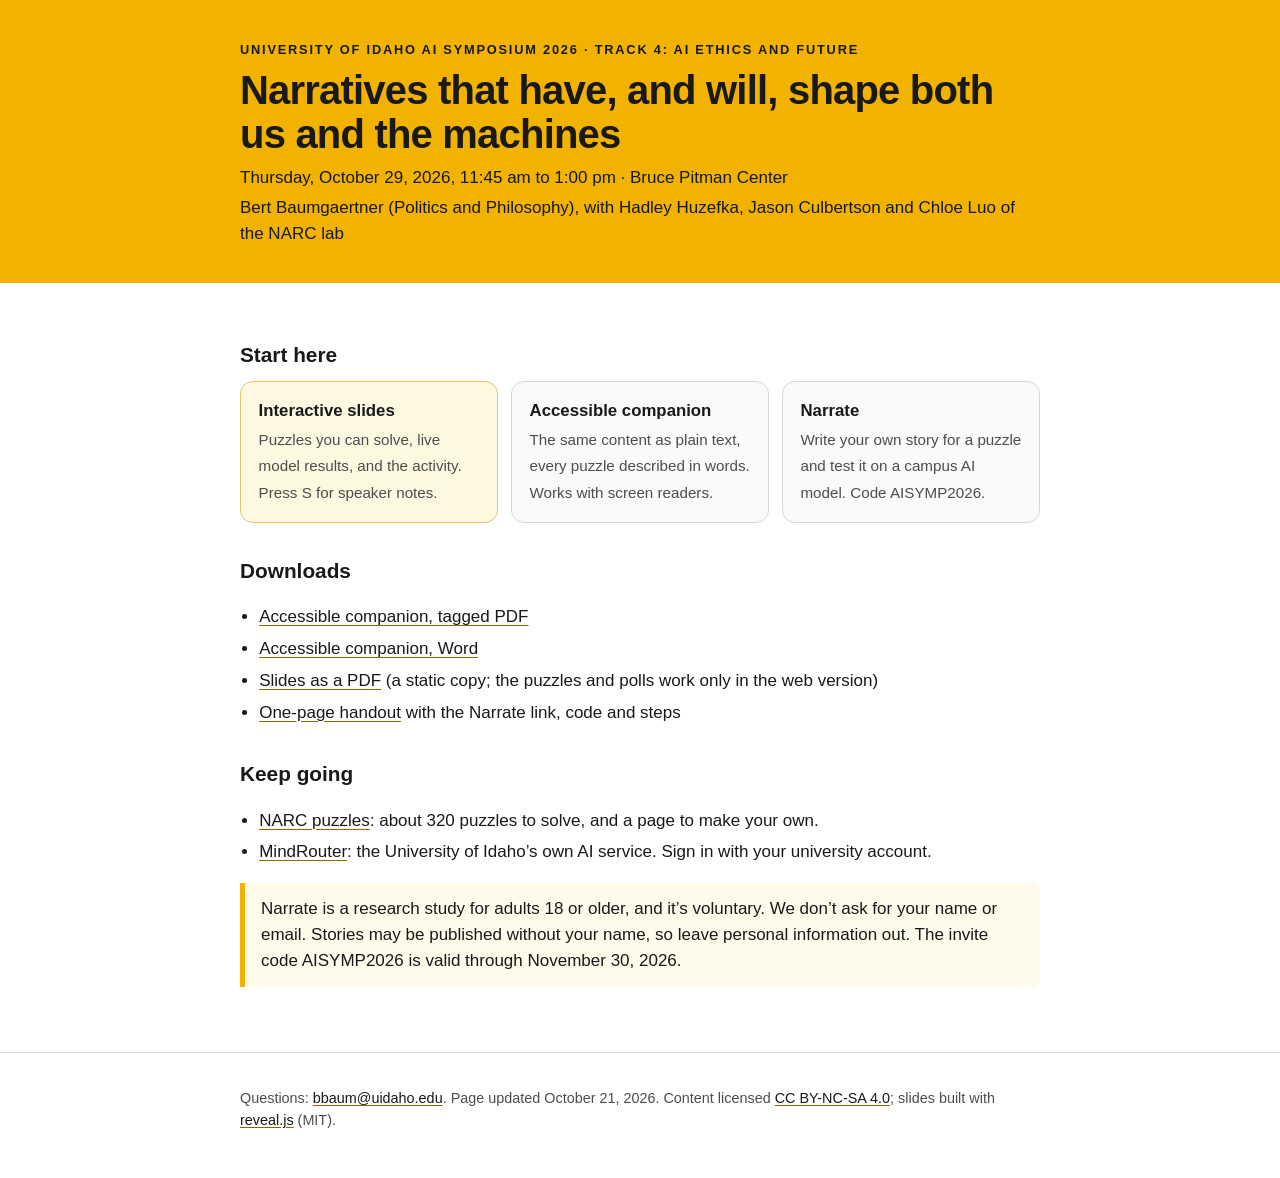
<file: docs/index.html>
<!DOCTYPE html>
<html lang="en">
<head>
<meta charset="utf-8">
<meta name="viewport" content="width=device-width, initial-scale=1">
<title>Narratives Workshop</title>
<meta name="description" content="Workshop page for Narratives that have, and will, shape both us and the machines. University of Idaho AI Symposium, October 29, 2026. Interactive slides, an accessible companion, and links to the NARC puzzles, Narrate and MindRouter.">
<meta name="theme-color" content="#f1b300">
<style>
  :root {
    --ink: #191919;
    --quiet: #4d4d4d;     /* 8.5:1 on white */
    --gold: #f1b300;      /* fills only */
    --gold-ink: #8a6700;  /* 5.2:1 on white */
    --line: #d6d6d6;
    --card: #fafafa;
  }
  * { box-sizing: border-box; }
  body {
    margin: 0;
    font-family: -apple-system, BlinkMacSystemFont, "Segoe UI", Roboto, "Helvetica Neue", Arial, sans-serif;
    color: var(--ink);
    background: #ffffff;
    line-height: 1.55;
    font-size: 1.0625rem;
  }
  .skip { position: absolute; left: -999px; background: var(--ink); color: #fff; padding: .6rem 1rem; }
  .skip:focus { left: 0; top: 0; z-index: 10; }
  header { background: var(--gold); padding: 2.5rem 1rem 2rem; }
  .wrap { max-width: 52rem; margin: 0 auto; padding: 0 1rem; }
  header .kicker { margin: 0 0 .5rem; font-size: .8rem; font-weight: 800; letter-spacing: .14em; text-transform: uppercase; }
  h1 { margin: 0 0 .6rem; font-size: clamp(1.7rem, 4vw, 2.5rem); line-height: 1.1; letter-spacing: -.02em; }
  header p { margin: .2rem 0; }
  main { padding: 1.5rem 0 3rem; }
  h2 { margin: 2rem 0 .6rem; font-size: 1.3rem; }
  .cards { display: grid; grid-template-columns: repeat(auto-fit, minmax(15rem, 1fr)); gap: .8rem; }
  .card { display: block; padding: 1rem 1.1rem; border: 1px solid var(--line); border-radius: .8rem; background: var(--card); color: var(--ink); text-decoration: none; }
  .card:hover, .card:focus-visible { border-color: var(--gold); outline: none; box-shadow: 0 0 0 3px rgba(241, 179, 0, .35); }
  .card strong { display: block; margin-bottom: .2rem; font-size: 1.05rem; }
  .card span { color: var(--quiet); font-size: .95rem; }
  .card.primary { background: #fff8e1; border-color: #e3c56b; }
  ul.files { padding-left: 1.2rem; }
  ul.files li { margin: .35rem 0; }
  a { color: var(--ink); text-decoration-color: var(--gold-ink); text-underline-offset: .15em; }
  :focus-visible { outline: 3px solid #a85400; outline-offset: 2px; }
  .note { padding: .8rem 1rem; border-left: 5px solid var(--gold); background: #fffbeb; border-radius: 0 .5rem .5rem 0; }
  footer { border-top: 1px solid var(--line); padding: 1.2rem 0 2rem; color: var(--quiet); font-size: .9rem; }
</style>
</head>
<body>
<a class="skip" href="#main">Skip to content</a>
<header>
  <div class="wrap">
    <p class="kicker">University of Idaho AI Symposium 2026 &middot; Track 4: AI Ethics and Future</p>
    <h1>Narratives that have, and will, shape both us and the machines</h1>
    <p>Thursday, October 29, 2026, 11:45 am to 1:00 pm &middot; Bruce Pitman Center</p>
    <p>Bert Baumgaertner (Politics and Philosophy), with Hadley Huzefka, Jason Culbertson and Chloe Luo of the NARC lab</p>
  </div>
</header>

<main id="main">
  <div class="wrap">
    <h2>Start here</h2>
    <div class="cards">
      <a class="card primary" href="slides.html"><strong>Interactive slides</strong><span>Puzzles you can solve, live model results, and the activity. Press S for speaker notes.</span></a>
      <a class="card" href="companion.html"><strong>Accessible companion</strong><span>The same content as plain text, every puzzle described in words. Works with screen readers.</span></a>
      <a class="card" href="https://narc.insight.uidaho.edu/narrate"><strong>Narrate</strong><span>Write your own story for a puzzle and test it on a campus AI model. Code AISYMP2026.</span></a>
    </div>

    <h2>Downloads</h2>
    <ul class="files">
      <li><a href="files/narratives-workshop-companion.pdf">Accessible companion, tagged PDF</a></li>
      <li><a href="files/narratives-workshop-companion.docx">Accessible companion, Word</a></li>
      <li><a href="files/narratives-workshop-slides.pdf">Slides as a PDF</a> (a static copy; the puzzles and polls work only in the web version)</li>
      <li><a href="files/narratives-workshop-handout.pdf">One-page handout</a> with the Narrate link, code and steps</li>
    </ul>

    <h2>Keep going</h2>
    <ul class="files">
      <li><a href="https://narc.insight.uidaho.edu">NARC puzzles</a>: about 320 puzzles to solve, and a page to make your own.</li>
      <li><a href="https://mindrouter.uidaho.edu">MindRouter</a>: the University of Idaho&rsquo;s own AI service. Sign in with your university account.</li>
    </ul>

    <p class="note">Narrate is a research study for adults 18 or older, and it&rsquo;s voluntary. We don&rsquo;t ask for your name or email.
    Stories may be published without your name, so leave personal information out. The invite code AISYMP2026 is valid through November 30, 2026.</p>
  </div>
</main>

<footer>
  <div class="wrap">
    <p>Questions: <a href="mailto:bbaum@uidaho.edu">bbaum@uidaho.edu</a>. Page updated October 21, 2026.
    Content licensed <a href="https://creativecommons.org/licenses/by-nc-sa/4.0/">CC BY-NC-SA 4.0</a>; slides built with
    <a href="https://revealjs.com">reveal.js</a> (MIT).</p>
  </div>
</footer>
</body>
</html>
</file>
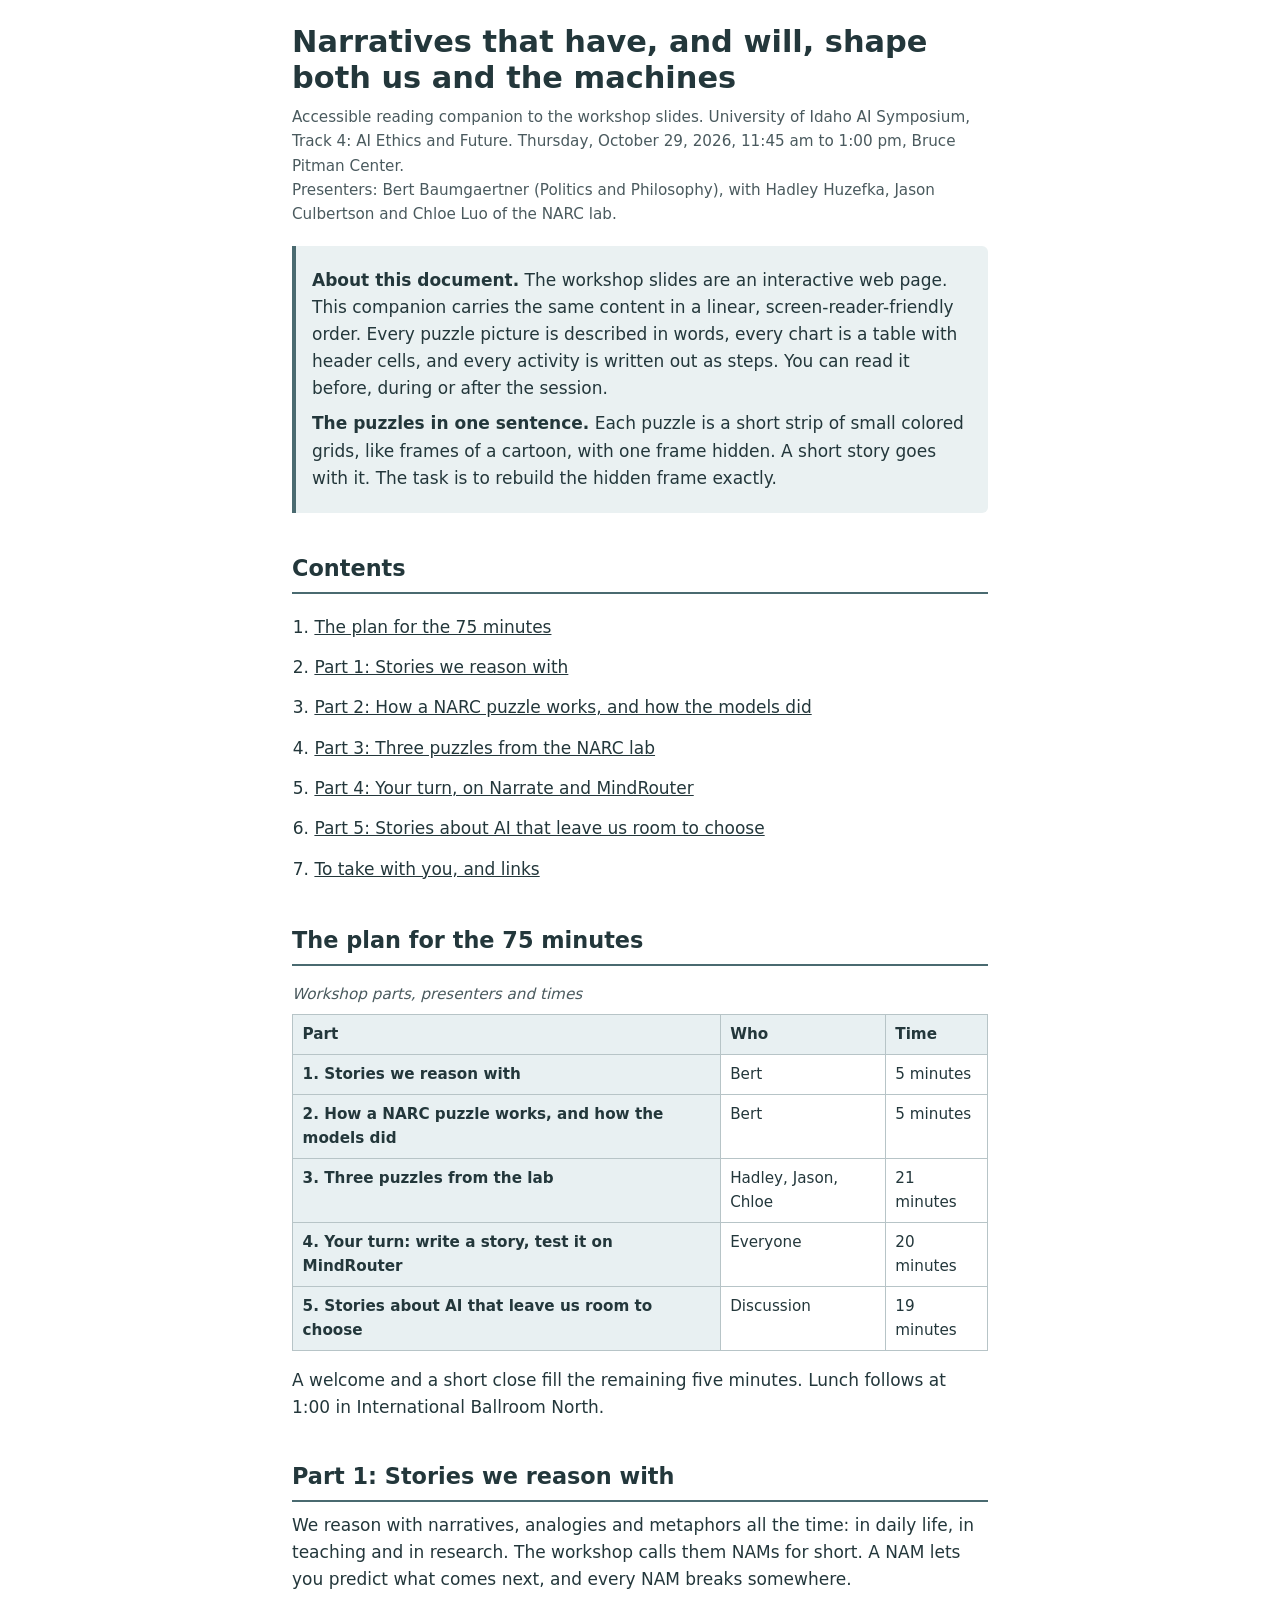
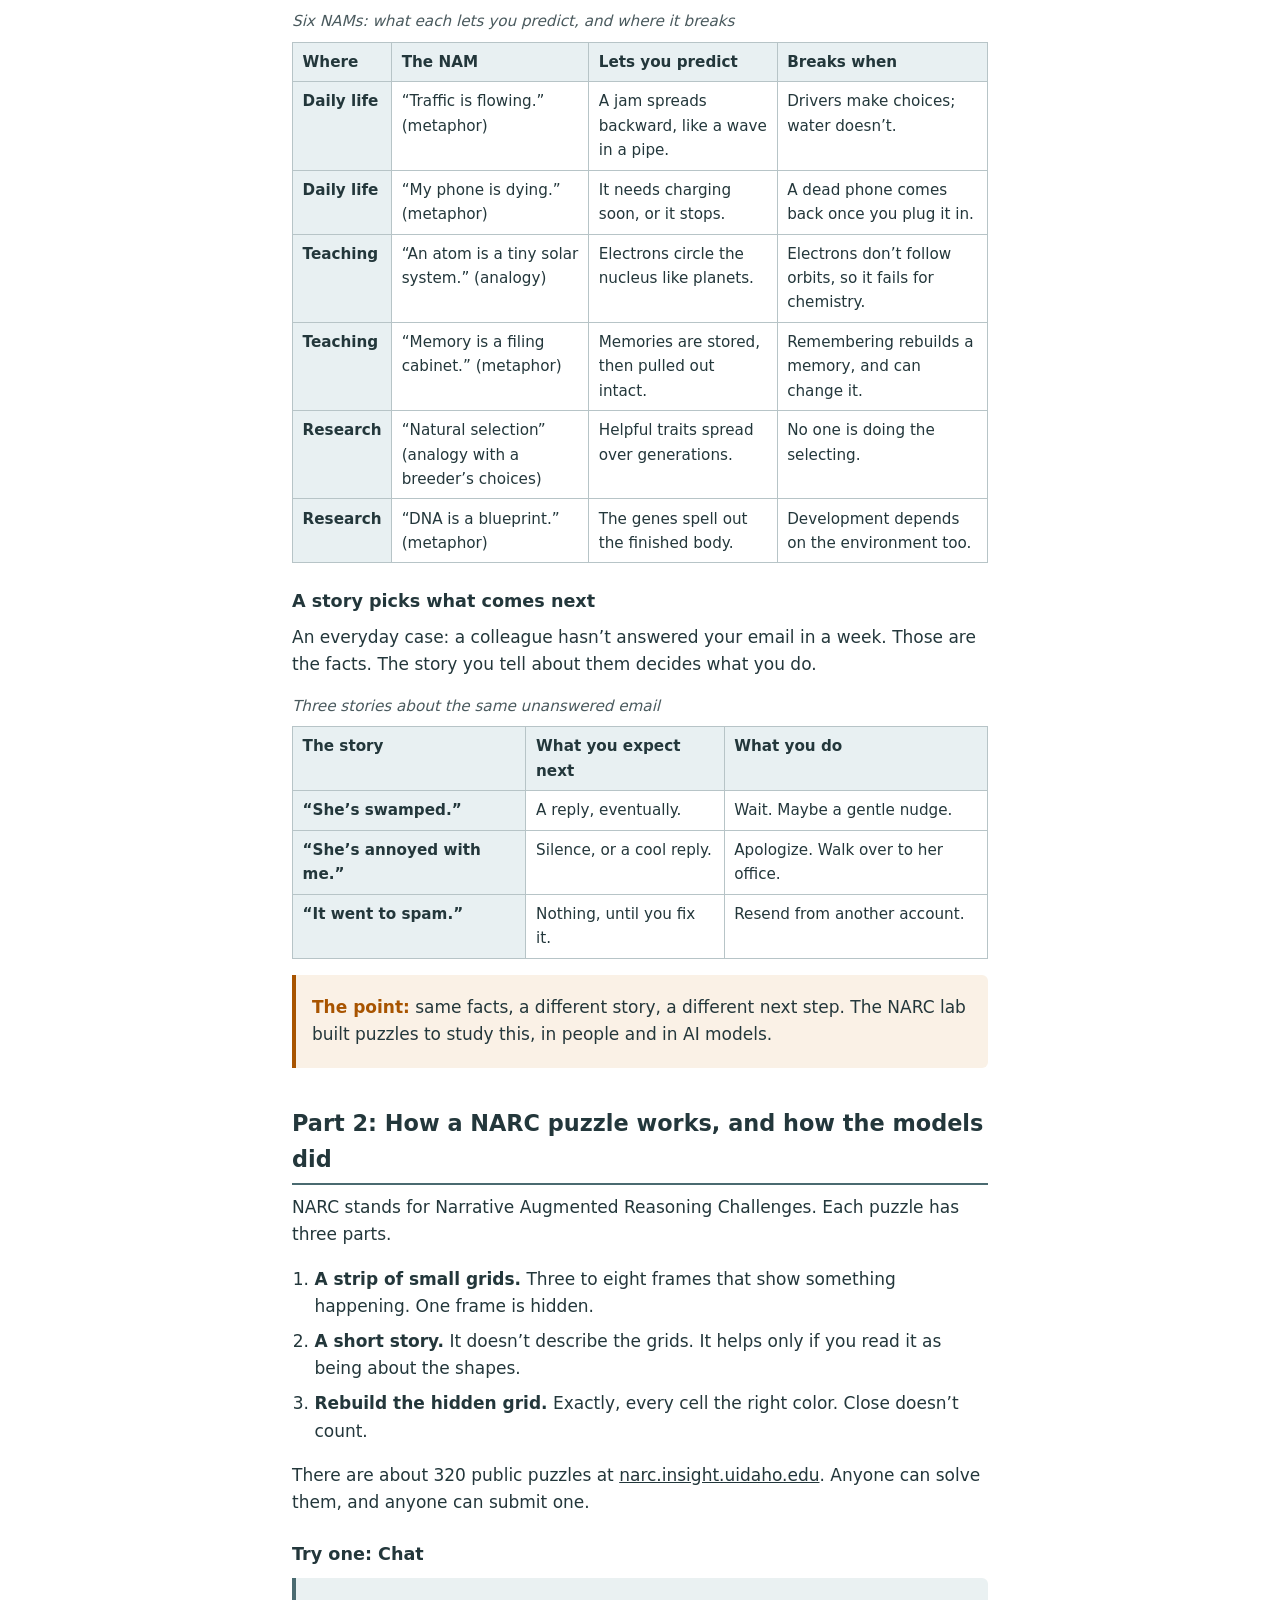
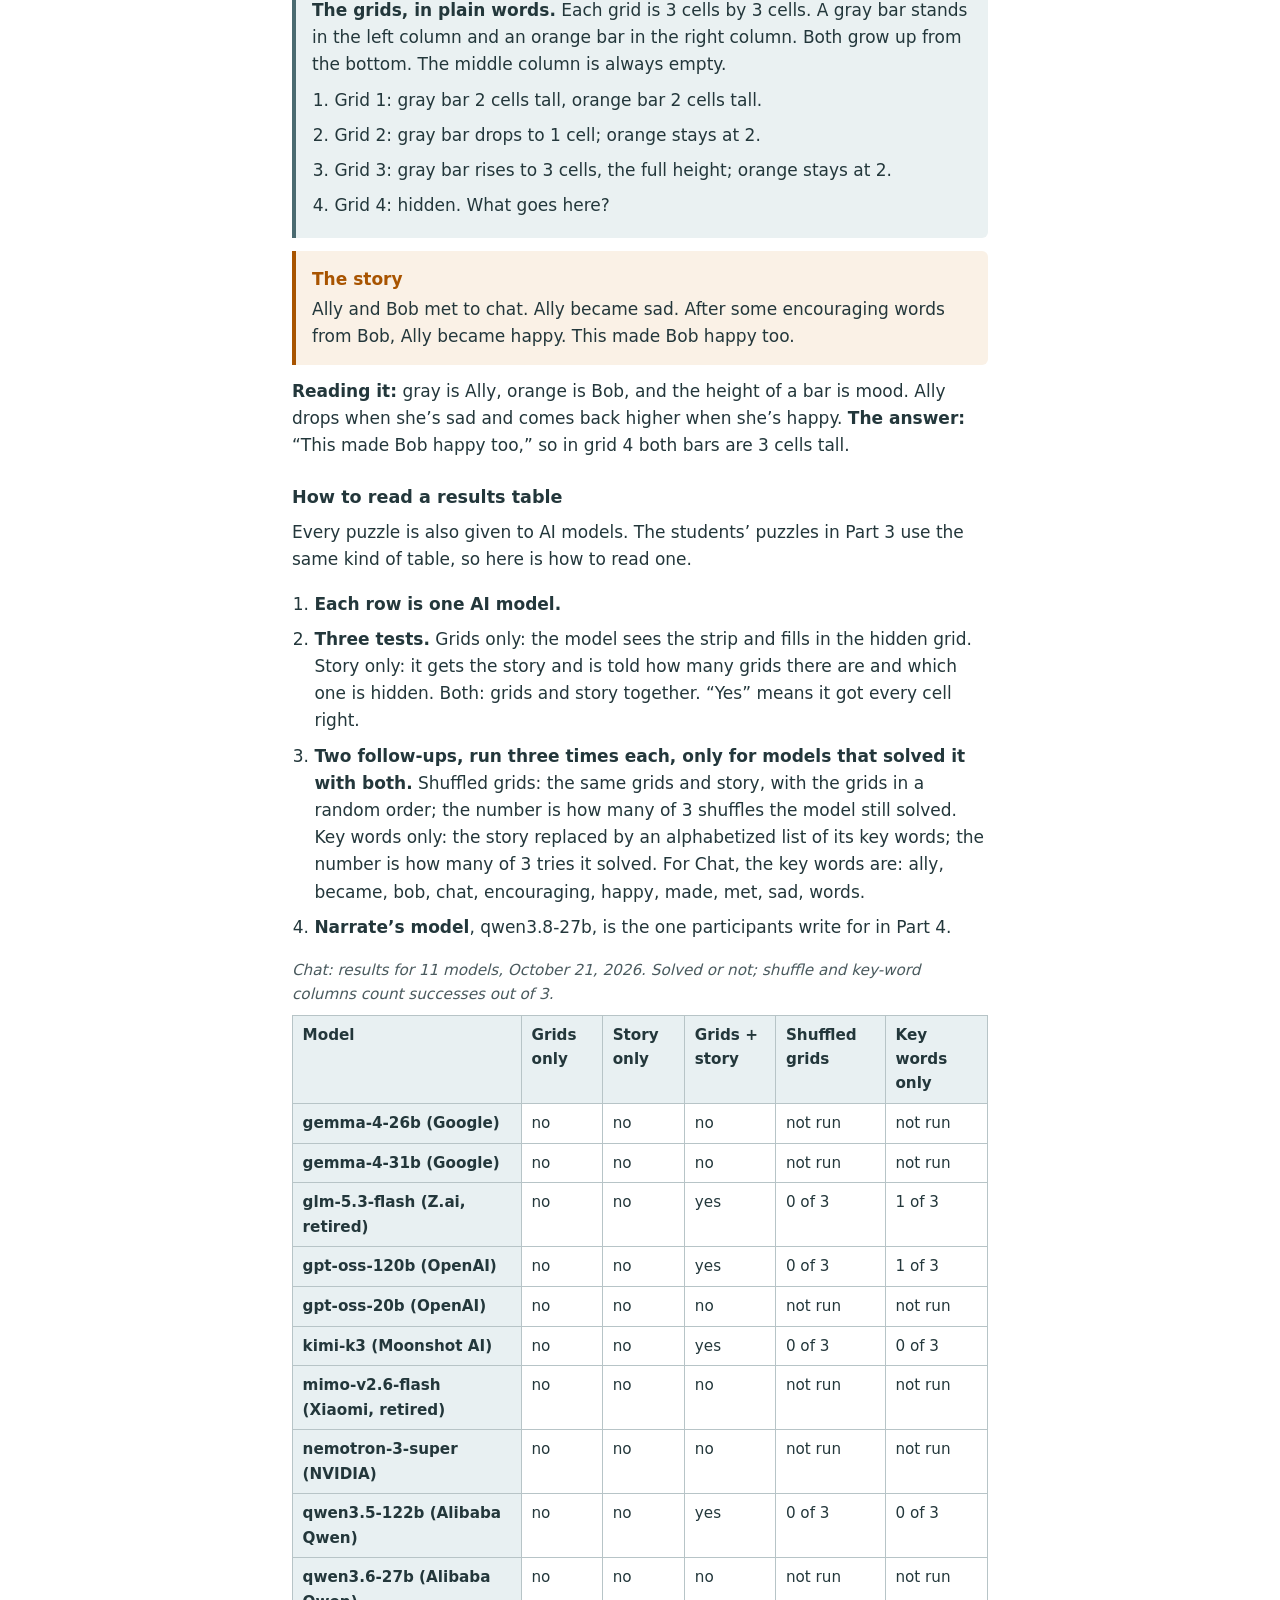
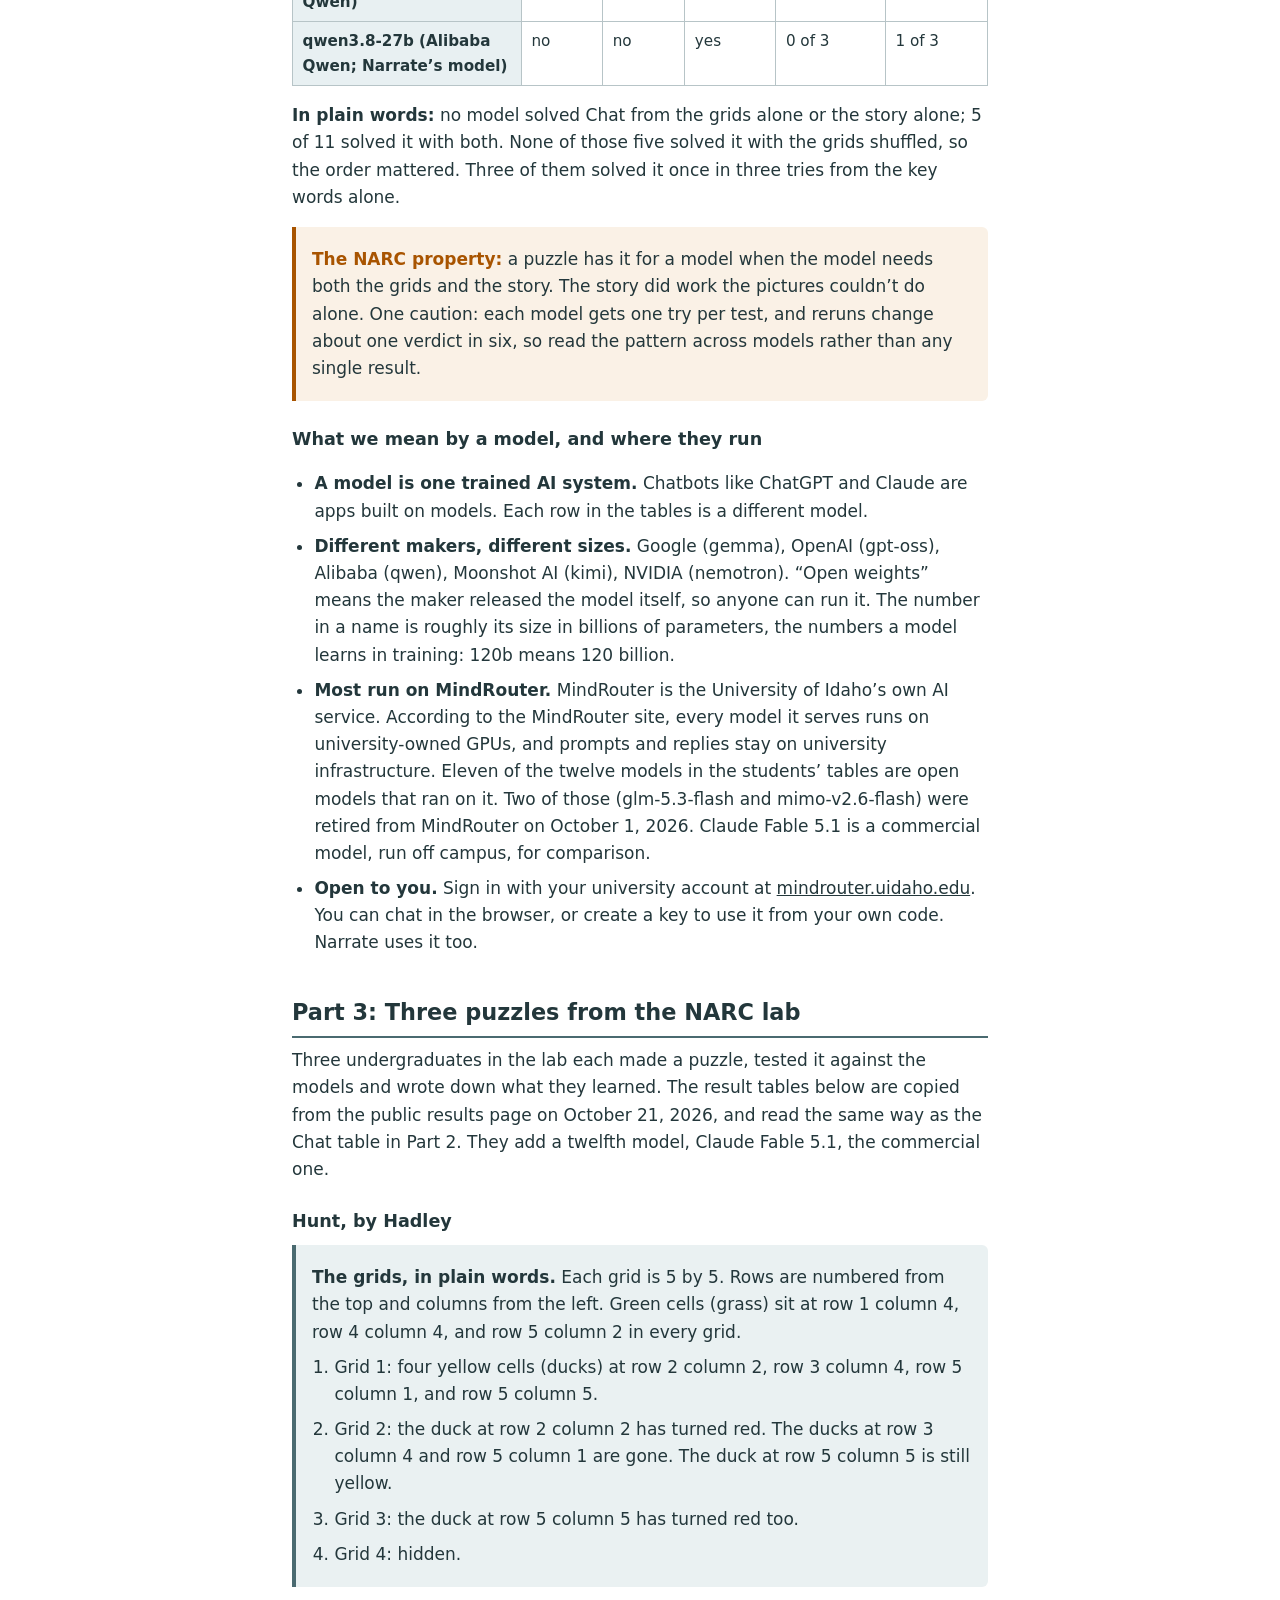
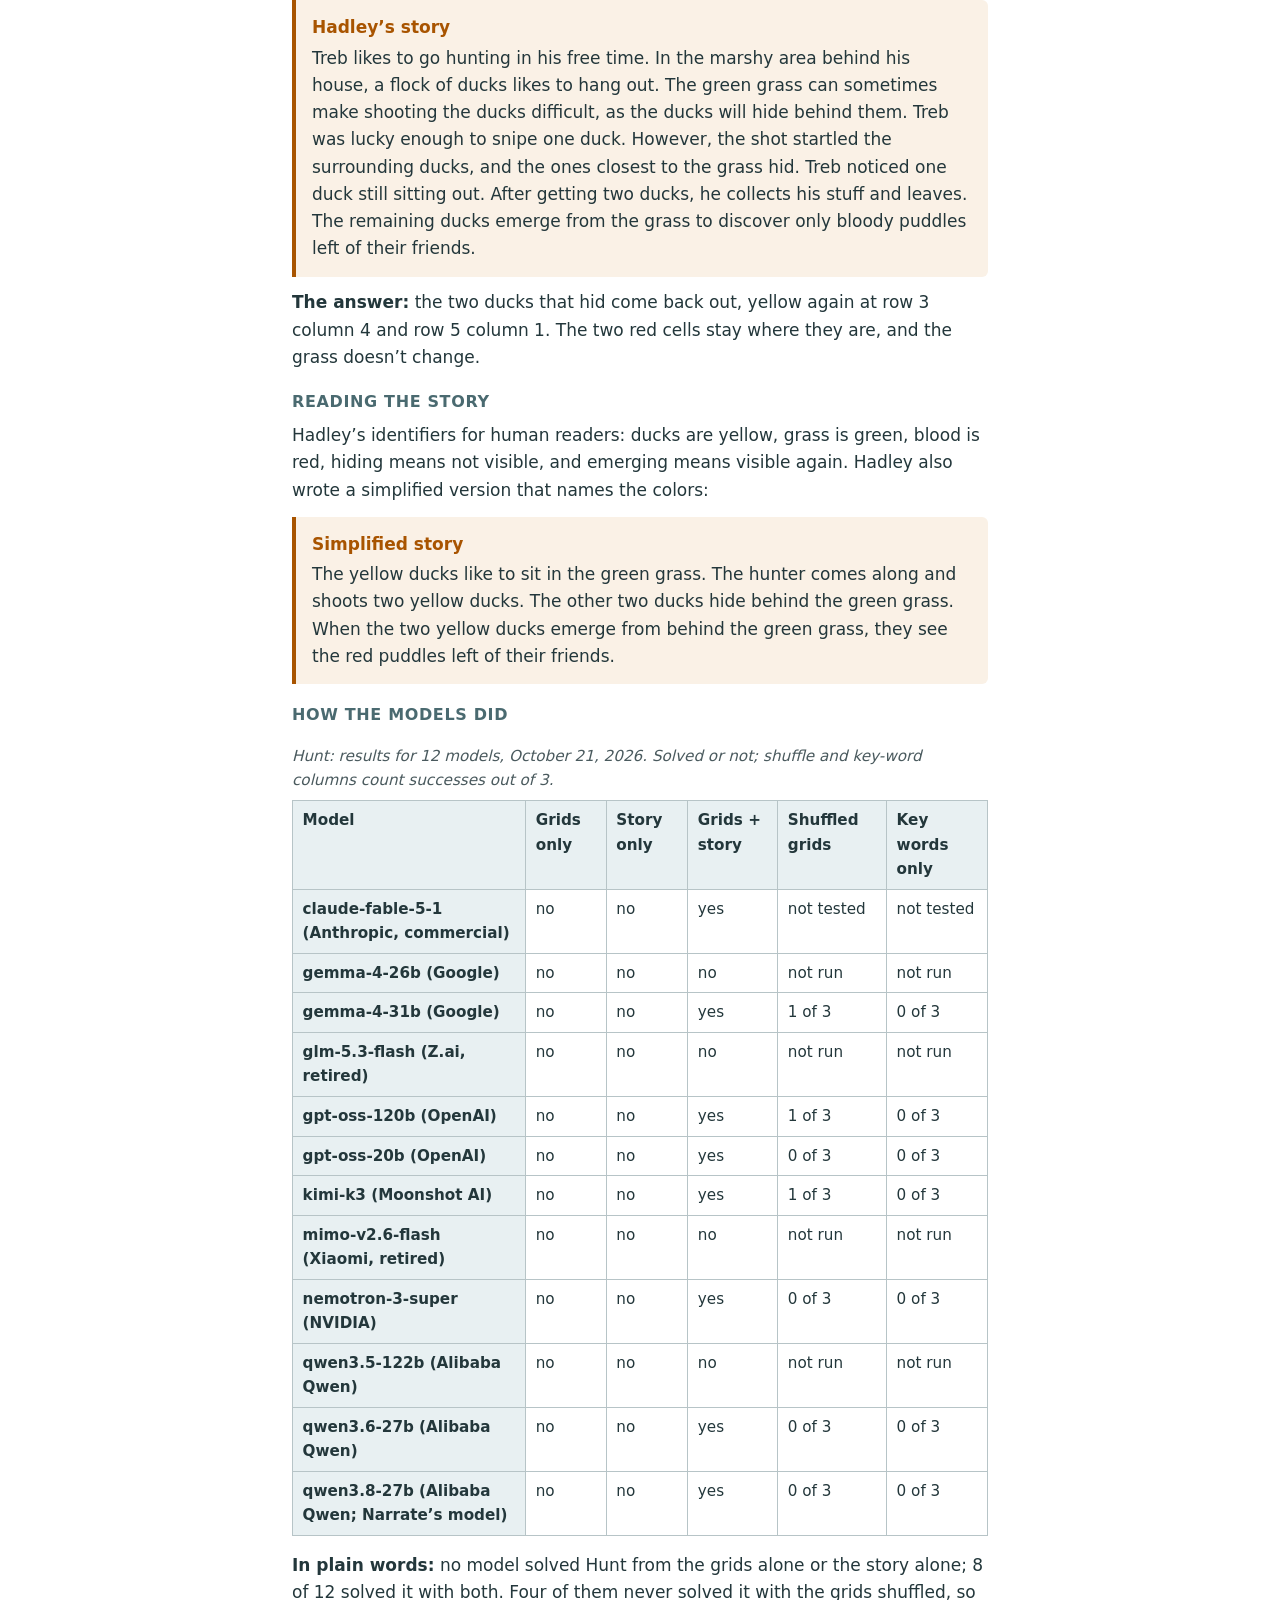
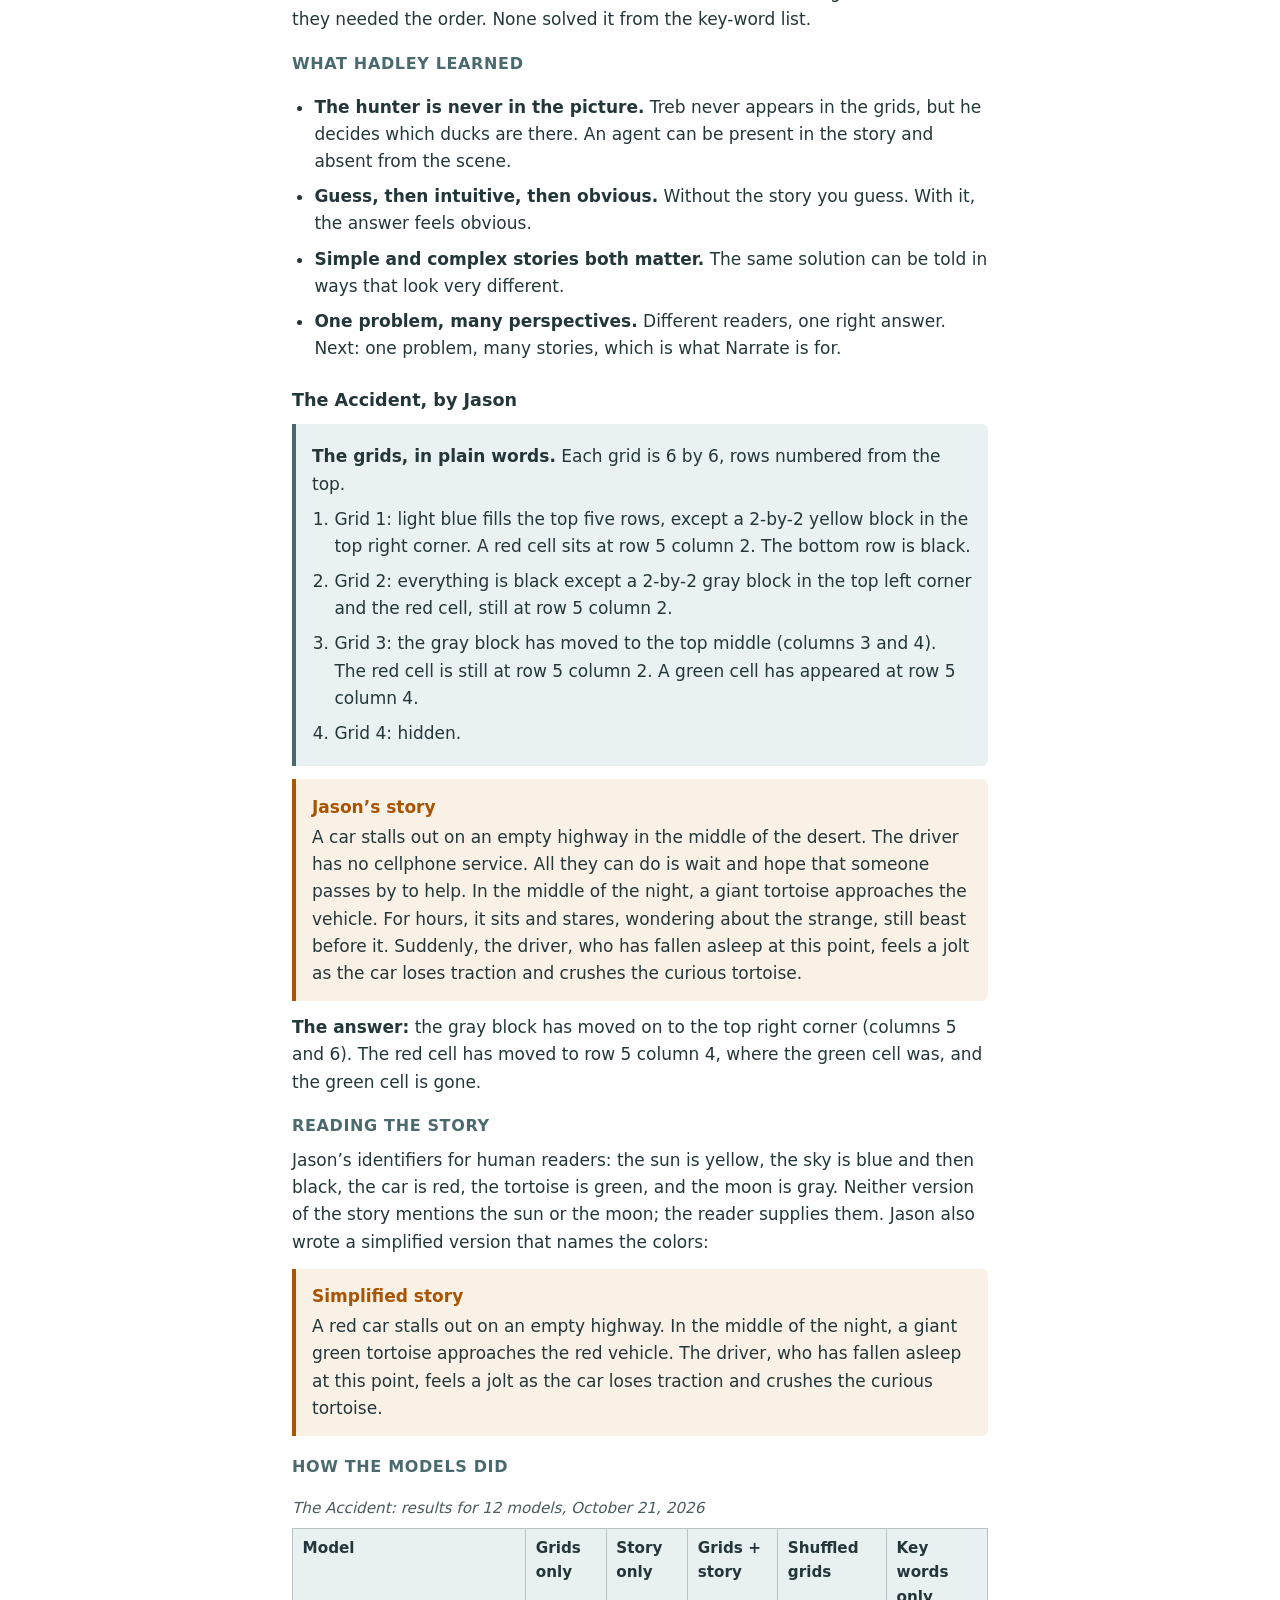
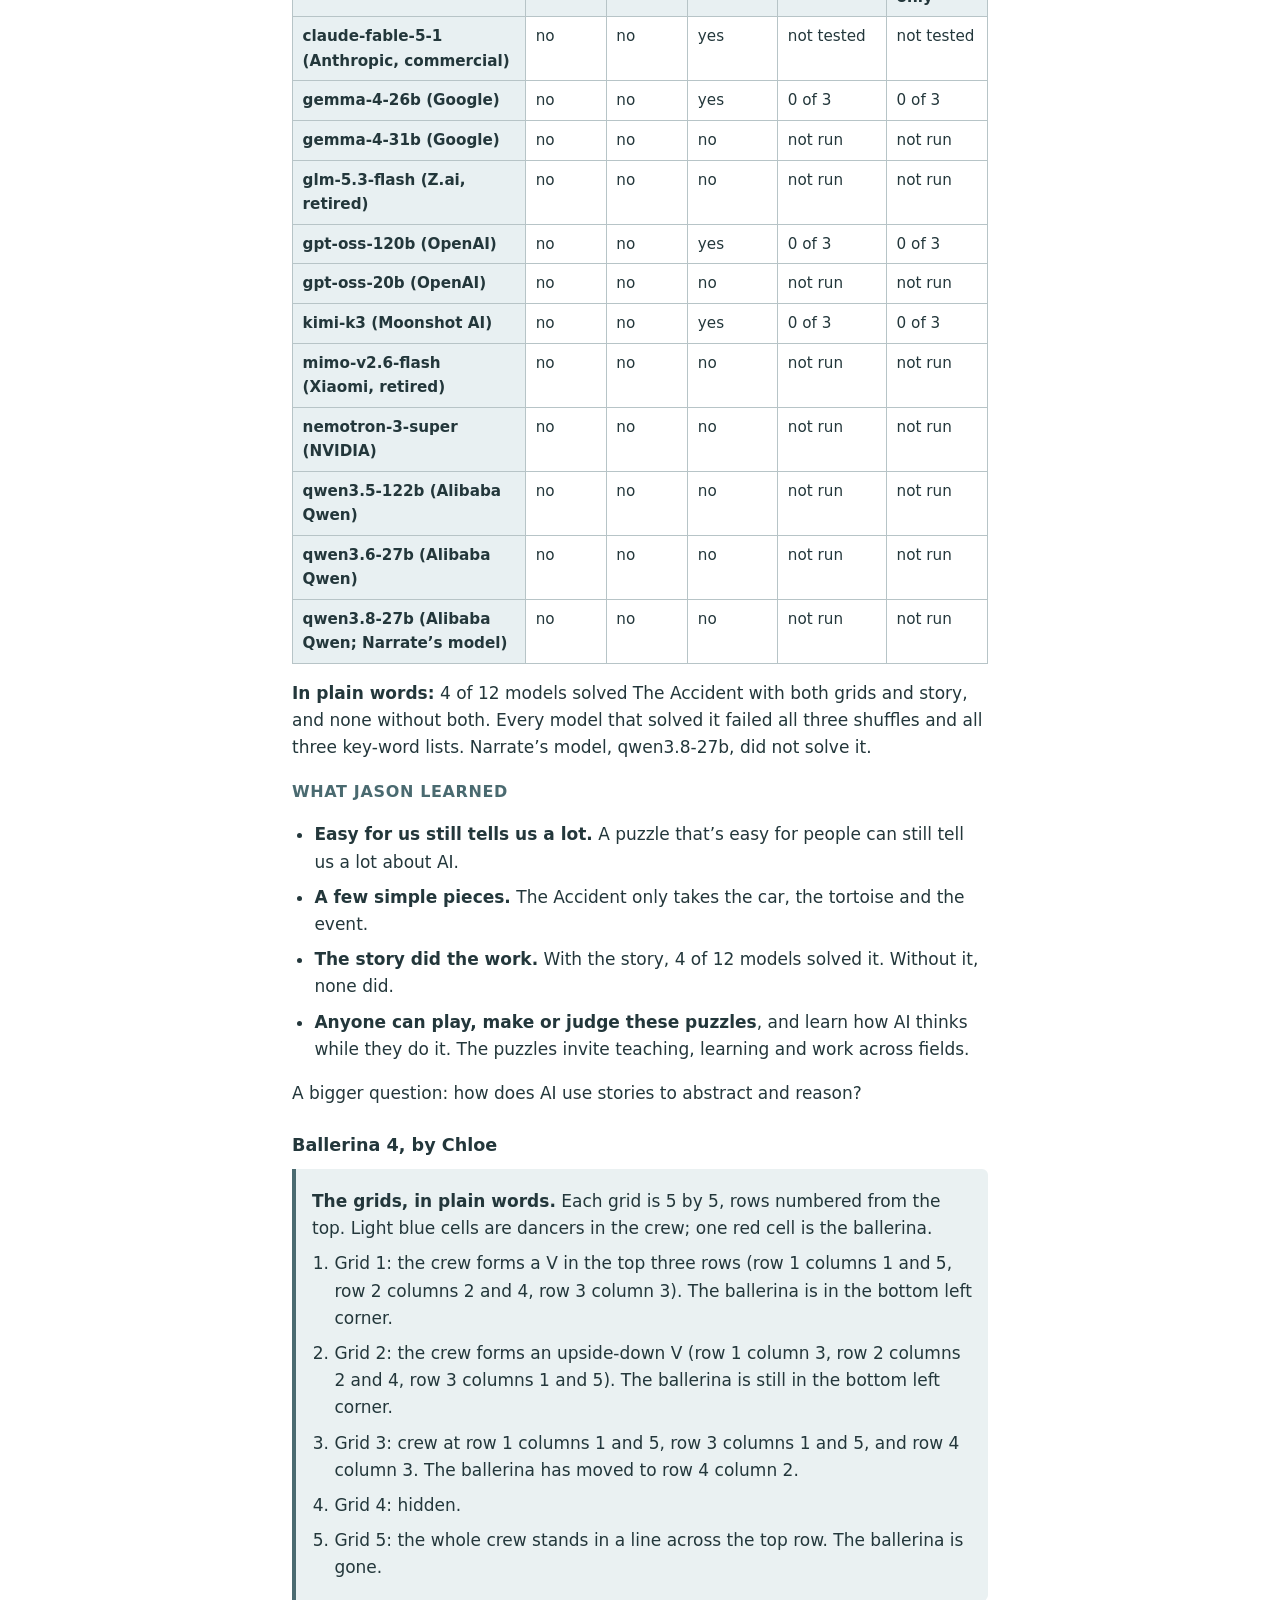
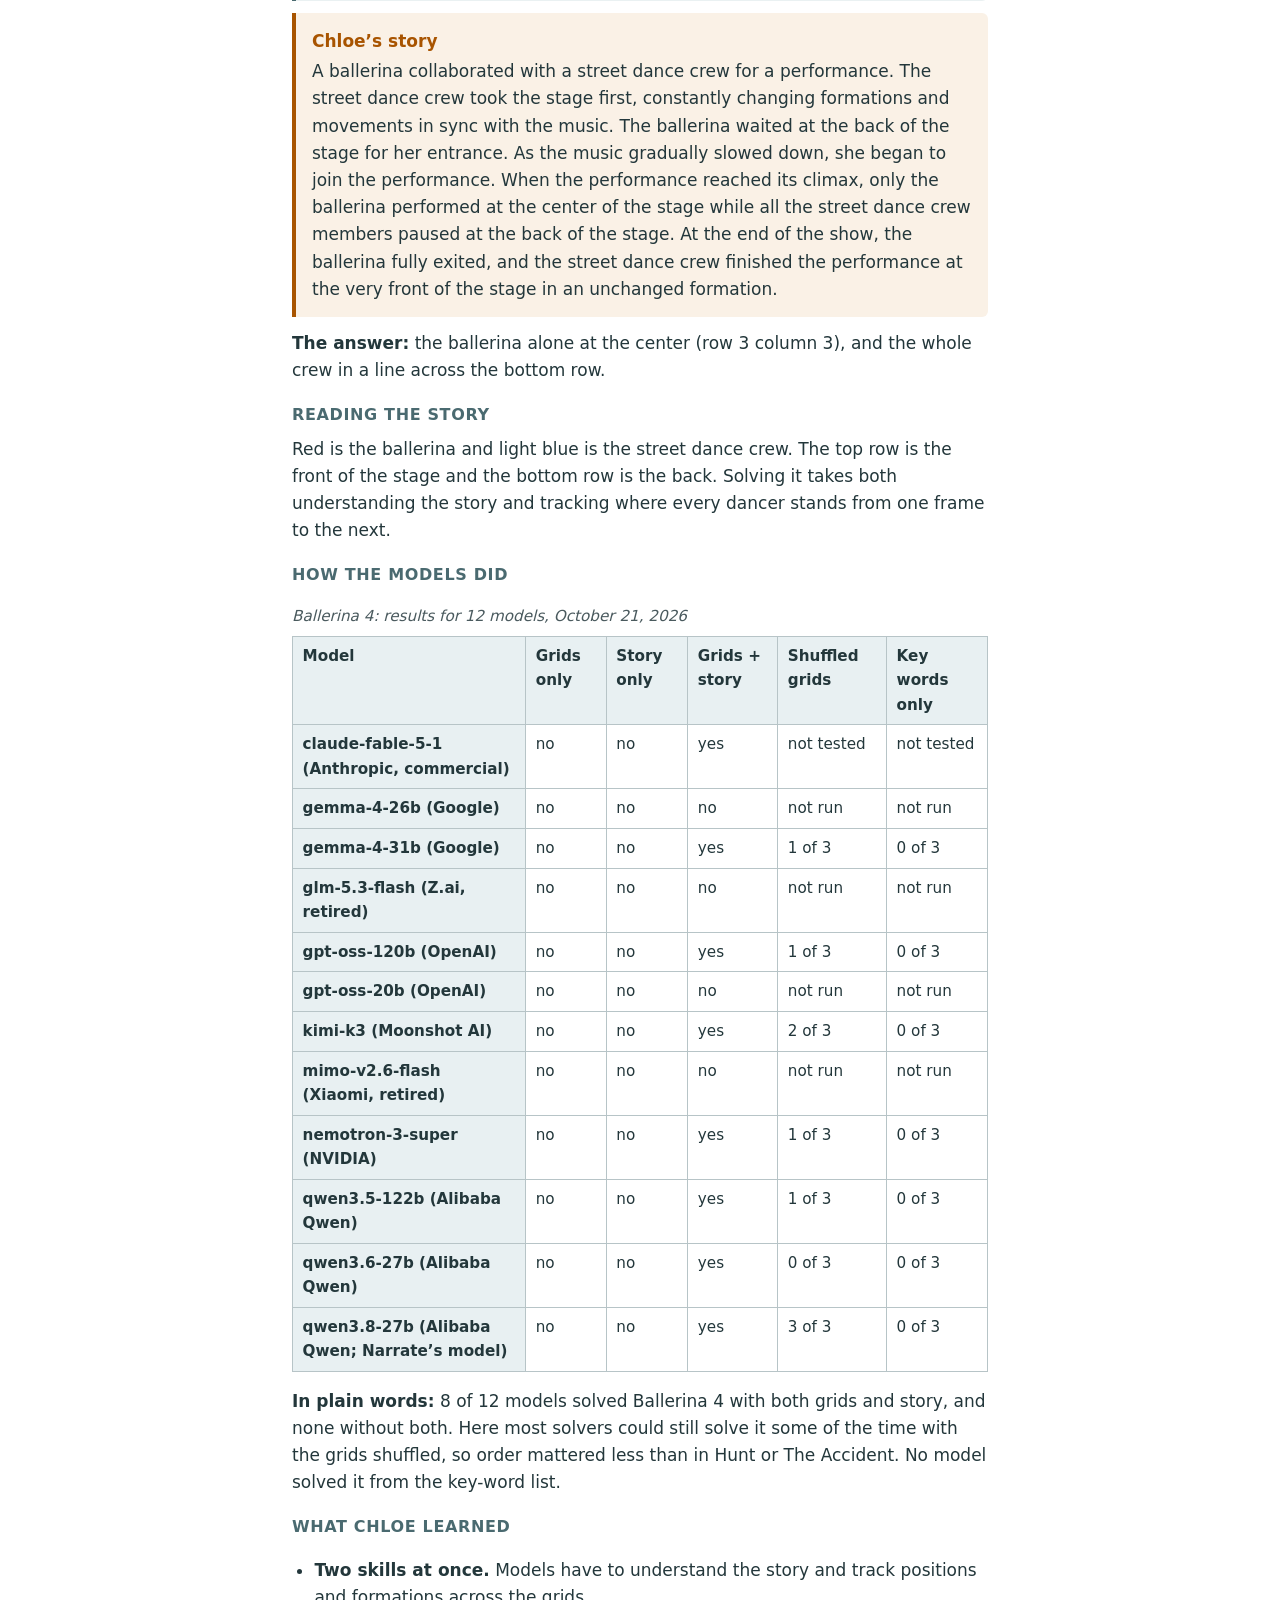
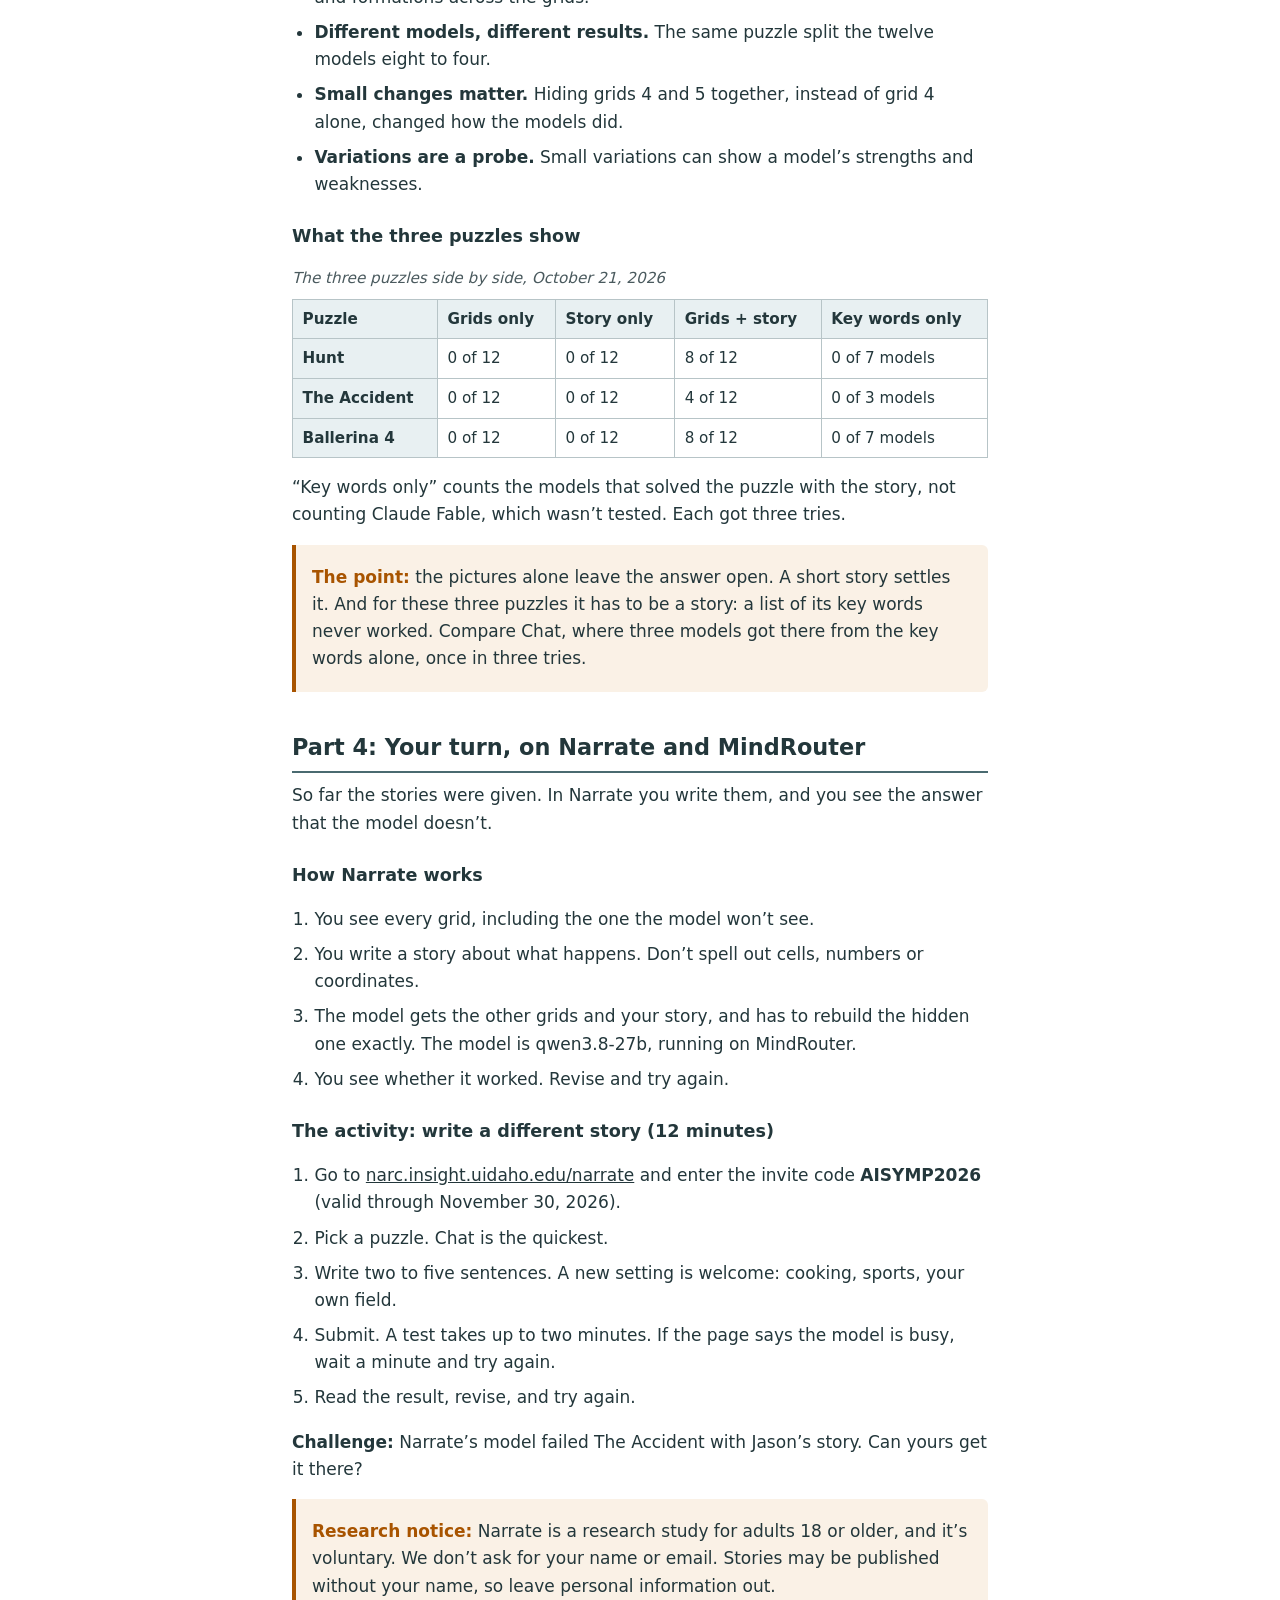
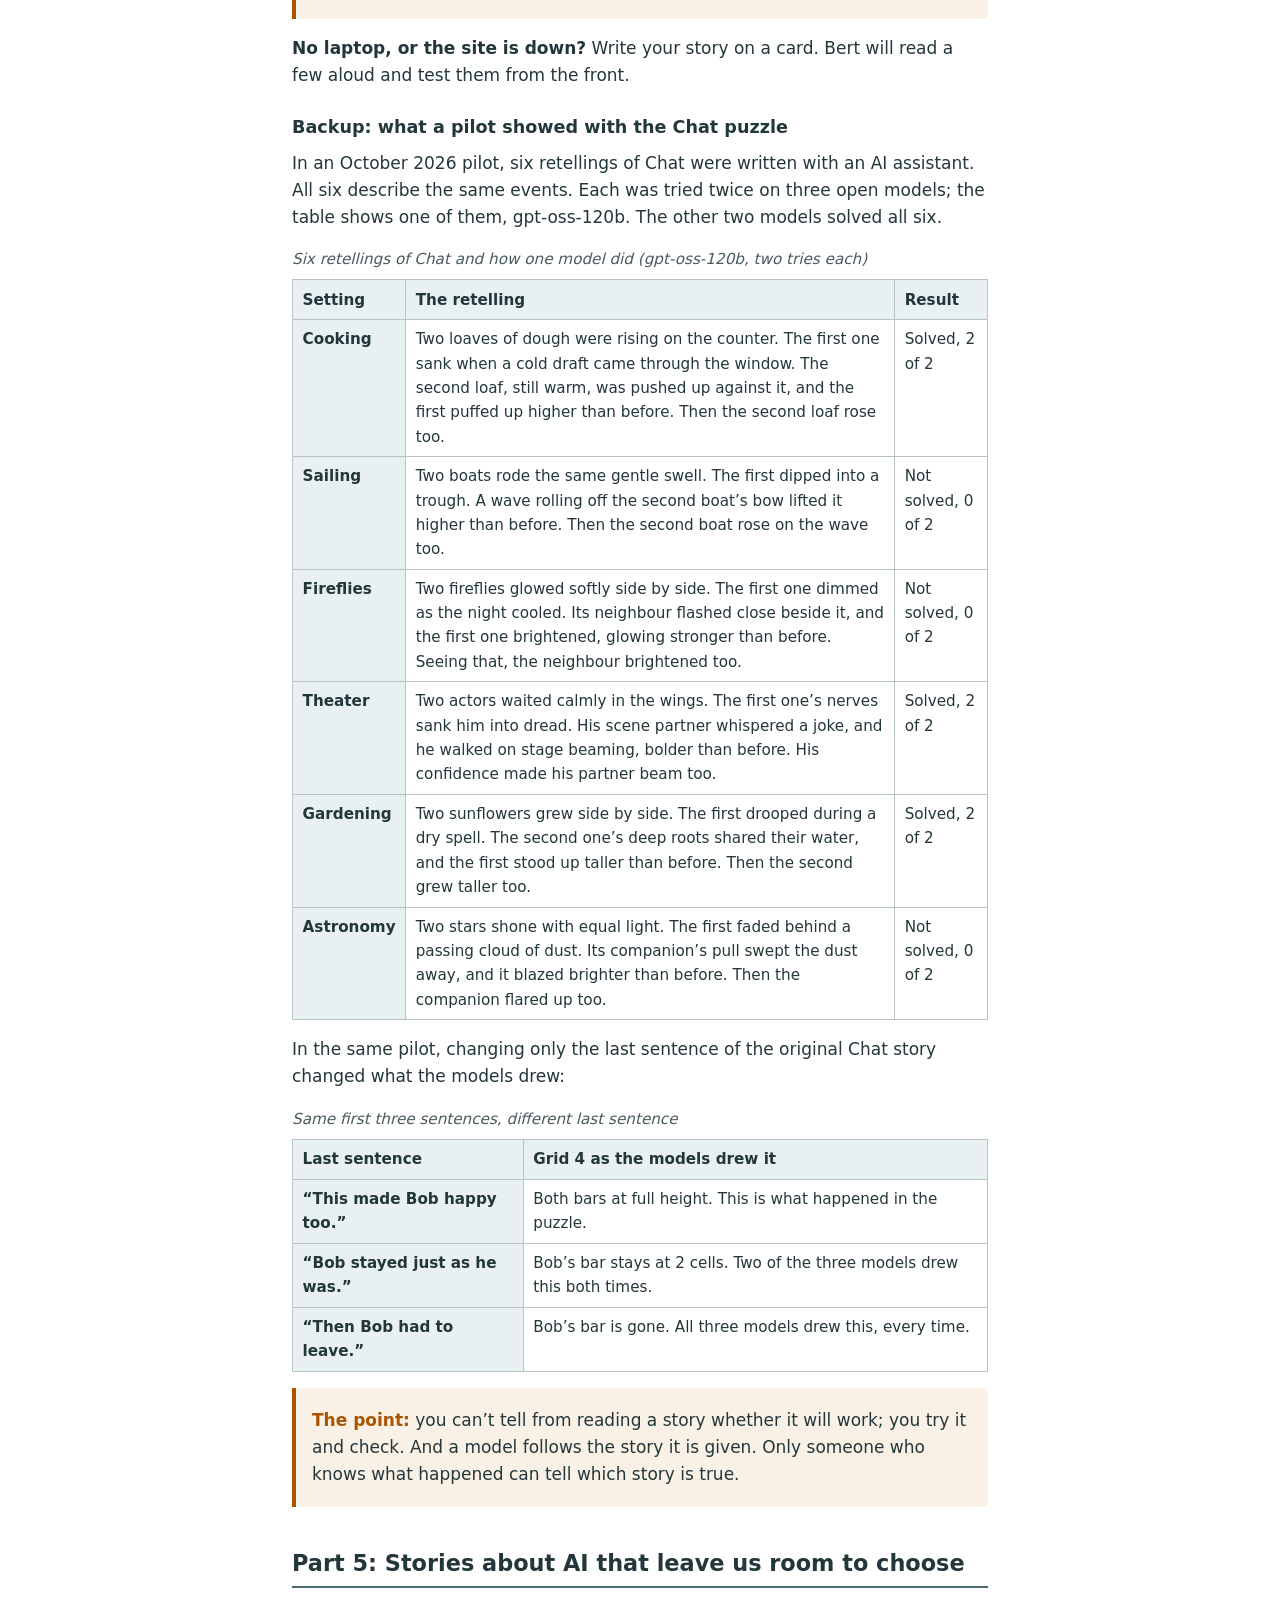
<file: docs/companion.html>
<!DOCTYPE html>
<html lang="en">
<head>
<meta charset="utf-8">
<meta name="viewport" content="width=device-width, initial-scale=1">
<title>Narratives Workshop Companion</title>
<meta name="description" content="Accessible reading companion to the interactive slides for the workshop Narratives that have, and will, shape both us and the machines. University of Idaho AI Symposium, October 29, 2026. Same content as the slides, in linear form, with every puzzle grid described in words.">
<style>
  :root {
    --ink: #23373B;        /* body text on white: 12:1 */
    --rule: #4A6A70;       /* teal rule: 5.6:1 */
    --accent: #A85400;     /* dark orange: 5.1:1 on white, 4.8:1 on the cream callout */
    --note-bg: #EAF1F2;
    --transfer-bg: #FAF1E6;
    --tbl-head: #E8F0F2;
    --tbl-border: #B7C4C7;
    --quiet: #4A5A5E;      /* 6.5:1 on white */
  }
  * { box-sizing: border-box; }
  body {
    font-family: "Fira Sans", "Segoe UI", system-ui, -apple-system, sans-serif;
    color: var(--ink);
    background: #ffffff;
    line-height: 1.6;
    font-size: 1.0625rem;
    max-width: 46rem;
    margin: 0 auto;
    padding: 1.5rem 1.25rem 4rem;
  }
  h1 { font-size: 1.9rem; line-height: 1.2; margin: 0 0 .25rem; }
  h2 { font-size: 1.4rem; margin: 2.4rem 0 .6rem; padding-bottom: .3rem; border-bottom: 2px solid var(--rule); }
  h3 { font-size: 1.1rem; margin: 1.5rem 0 .3rem; color: var(--ink); }
  h4 { font-size: 1rem; margin: 1.1rem 0 .2rem; text-transform: uppercase; letter-spacing: .04em; color: var(--rule); }
  p, li { margin: .5rem 0; }
  ul, ol { padding-left: 1.4rem; }
  strong { font-weight: 600; }
  a { color: var(--ink); text-decoration: underline; }
  a:focus-visible, :focus-visible { outline: 3px solid var(--accent); outline-offset: 2px; }
  .skip { position: absolute; left: -999px; top: auto; background: var(--ink); color: #fff; padding: .6rem 1rem; text-decoration: none; border-radius: 0 0 6px 0; }
  .skip:focus { left: 0; top: 0; z-index: 10; }
  .meta { color: var(--quiet); font-size: .95rem; }
  .about { background: var(--note-bg); border-left: 4px solid var(--rule); padding: .8rem 1rem; border-radius: 0 6px 6px 0; margin: 1.2rem 0; }
  nav[aria-label="Contents"] ol { line-height: 1.9; }
  blockquote.story { margin: .8rem 0; padding: .7rem 1rem; background: var(--transfer-bg); border-left: 4px solid var(--accent); border-radius: 0 6px 6px 0; }
  blockquote.story p { margin: .2rem 0; }
  .label { font-weight: 700; }
  .story .label { color: var(--accent); }
  .inwords { background: var(--note-bg); border-left: 4px solid var(--rule); padding: .7rem 1rem; border-radius: 0 6px 6px 0; margin: .6rem 0 0; }
  .inwords ol { margin: .3rem 0; }
  aside.callout { background: var(--transfer-bg); border-left: 4px solid var(--accent); padding: .7rem 1rem; border-radius: 0 6px 6px 0; margin: 1rem 0; }
  aside.callout .label { color: var(--accent); }
  table { border-collapse: collapse; width: 100%; margin: 1rem 0; font-size: .95rem; }
  caption { text-align: left; font-style: italic; color: var(--quiet); margin-bottom: .5rem; }
  th, td { border: 1px solid var(--tbl-border); padding: .45rem .6rem; text-align: left; vertical-align: top; }
  thead th, tbody th { background: var(--tbl-head); }
  td.c { text-align: center; }
  .draft { font-weight: 700; color: var(--accent); }
  footer { margin-top: 3rem; padding-top: 1rem; border-top: 1px solid #D9E2E4; color: var(--quiet); font-size: .9rem; }
  @media print {
    body { max-width: none; font-size: 11pt; }
    h2 { break-after: avoid; }
    table, blockquote, .inwords { break-inside: avoid; }
  }
</style>
</head>
<body>
<a class="skip" href="#main">Skip to content</a>

<header>
  <h1>Narratives that have, and will, shape both us and the machines</h1>
  <p class="meta">Accessible reading companion to the workshop slides. University of Idaho AI Symposium, Track 4: AI Ethics and Future. Thursday, October 29, 2026, 11:45 am to 1:00 pm, Bruce Pitman Center.<br>
  Presenters: Bert Baumgaertner (Politics and Philosophy), with Hadley Huzefka, Jason Culbertson and Chloe Luo of the NARC lab.</p>

  <div class="about">
    <p><strong>About this document.</strong> The workshop slides are an interactive web page. This companion carries the same
    content in a linear, screen-reader-friendly order. Every puzzle picture is described in words, every chart is a table
    with header cells, and every activity is written out as steps. You can read it before, during or after the session.</p>
    <p><strong>The puzzles in one sentence.</strong> Each puzzle is a short strip of small colored grids, like frames of a
    cartoon, with one frame hidden. A short story goes with it. The task is to rebuild the hidden frame exactly.</p>
  </div>
</header>

<nav aria-label="Contents">
  <h2>Contents</h2>
  <ol>
    <li><a href="#plan">The plan for the 75 minutes</a></li>
    <li><a href="#part1">Part 1: Stories we reason with</a></li>
    <li><a href="#part2">Part 2: How a NARC puzzle works, and how the models did</a></li>
    <li><a href="#part3">Part 3: Three puzzles from the NARC lab</a></li>
    <li><a href="#part4">Part 4: Your turn, on Narrate and MindRouter</a></li>
    <li><a href="#part5">Part 5: Stories about AI that leave us room to choose</a></li>
    <li><a href="#close">To take with you, and links</a></li>
  </ol>
</nav>

<main id="main">

<section aria-labelledby="plan">
  <h2 id="plan">The plan for the 75 minutes</h2>
  <table>
    <caption>Workshop parts, presenters and times</caption>
    <thead><tr><th scope="col">Part</th><th scope="col">Who</th><th scope="col">Time</th></tr></thead>
    <tbody>
      <tr><th scope="row">1. Stories we reason with</th><td>Bert</td><td>5 minutes</td></tr>
      <tr><th scope="row">2. How a NARC puzzle works, and how the models did</th><td>Bert</td><td>5 minutes</td></tr>
      <tr><th scope="row">3. Three puzzles from the lab</th><td>Hadley, Jason, Chloe</td><td>21 minutes</td></tr>
      <tr><th scope="row">4. Your turn: write a story, test it on MindRouter</th><td>Everyone</td><td>20 minutes</td></tr>
      <tr><th scope="row">5. Stories about AI that leave us room to choose</th><td>Discussion</td><td>19 minutes</td></tr>
    </tbody>
  </table>
  <p>A welcome and a short close fill the remaining five minutes. Lunch follows at 1:00 in International Ballroom North.</p>
</section>

<section aria-labelledby="part1">
  <h2 id="part1">Part 1: Stories we reason with</h2>
  <p>We reason with narratives, analogies and metaphors all the time: in daily life, in teaching and in research. The workshop
  calls them NAMs for short. A NAM lets you predict what comes next, and every NAM breaks somewhere.</p>

  <table>
    <caption>Six NAMs: what each lets you predict, and where it breaks</caption>
    <thead><tr><th scope="col">Where</th><th scope="col">The NAM</th><th scope="col">Lets you predict</th><th scope="col">Breaks when</th></tr></thead>
    <tbody>
      <tr><th scope="row">Daily life</th><td>&ldquo;Traffic is flowing.&rdquo; (metaphor)</td><td>A jam spreads backward, like a wave in a pipe.</td><td>Drivers make choices; water doesn&rsquo;t.</td></tr>
      <tr><th scope="row">Daily life</th><td>&ldquo;My phone is dying.&rdquo; (metaphor)</td><td>It needs charging soon, or it stops.</td><td>A dead phone comes back once you plug it in.</td></tr>
      <tr><th scope="row">Teaching</th><td>&ldquo;An atom is a tiny solar system.&rdquo; (analogy)</td><td>Electrons circle the nucleus like planets.</td><td>Electrons don&rsquo;t follow orbits, so it fails for chemistry.</td></tr>
      <tr><th scope="row">Teaching</th><td>&ldquo;Memory is a filing cabinet.&rdquo; (metaphor)</td><td>Memories are stored, then pulled out intact.</td><td>Remembering rebuilds a memory, and can change it.</td></tr>
      <tr><th scope="row">Research</th><td>&ldquo;Natural selection&rdquo; (analogy with a breeder&rsquo;s choices)</td><td>Helpful traits spread over generations.</td><td>No one is doing the selecting.</td></tr>
      <tr><th scope="row">Research</th><td>&ldquo;DNA is a blueprint.&rdquo; (metaphor)</td><td>The genes spell out the finished body.</td><td>Development depends on the environment too.</td></tr>
    </tbody>
  </table>

  <h3>A story picks what comes next</h3>
  <p>An everyday case: a colleague hasn&rsquo;t answered your email in a week. Those are the facts. The story you tell about them decides what you do.</p>
  <table>
    <caption>Three stories about the same unanswered email</caption>
    <thead><tr><th scope="col">The story</th><th scope="col">What you expect next</th><th scope="col">What you do</th></tr></thead>
    <tbody>
      <tr><th scope="row">&ldquo;She&rsquo;s swamped.&rdquo;</th><td>A reply, eventually.</td><td>Wait. Maybe a gentle nudge.</td></tr>
      <tr><th scope="row">&ldquo;She&rsquo;s annoyed with me.&rdquo;</th><td>Silence, or a cool reply.</td><td>Apologize. Walk over to her office.</td></tr>
      <tr><th scope="row">&ldquo;It went to spam.&rdquo;</th><td>Nothing, until you fix it.</td><td>Resend from another account.</td></tr>
    </tbody>
  </table>
  <aside class="callout"><p><span class="label">The point:</span> same facts, a different story, a different next step.
  The NARC lab built puzzles to study this, in people and in AI models.</p></aside>
</section>

<section aria-labelledby="part2">
  <h2 id="part2">Part 2: How a NARC puzzle works, and how the models did</h2>
  <p>NARC stands for Narrative Augmented Reasoning Challenges. Each puzzle has three parts.</p>
  <ol>
    <li><strong>A strip of small grids.</strong> Three to eight frames that show something happening. One frame is hidden.</li>
    <li><strong>A short story.</strong> It doesn&rsquo;t describe the grids. It helps only if you read it as being about the shapes.</li>
    <li><strong>Rebuild the hidden grid.</strong> Exactly, every cell the right color. Close doesn&rsquo;t count.</li>
  </ol>
  <p>There are about 320 public puzzles at <a href="https://narc.insight.uidaho.edu">narc.insight.uidaho.edu</a>.
  Anyone can solve them, and anyone can submit one.</p>

  <h3>Try one: Chat</h3>
  <div class="inwords">
    <p><span class="label">The grids, in plain words.</span> Each grid is 3 cells by 3 cells. A gray bar stands in the left column
    and an orange bar in the right column. Both grow up from the bottom. The middle column is always empty.</p>
    <ol>
      <li>Grid 1: gray bar 2 cells tall, orange bar 2 cells tall.</li>
      <li>Grid 2: gray bar drops to 1 cell; orange stays at 2.</li>
      <li>Grid 3: gray bar rises to 3 cells, the full height; orange stays at 2.</li>
      <li>Grid 4: hidden. What goes here?</li>
    </ol>
  </div>
  <blockquote class="story"><p class="label">The story</p><p>Ally and Bob met to chat. Ally became sad. After some encouraging words from Bob, Ally became happy. This made Bob happy too.</p></blockquote>
  <p><strong>Reading it:</strong> gray is Ally, orange is Bob, and the height of a bar is mood. Ally drops when she&rsquo;s sad and
  comes back higher when she&rsquo;s happy. <strong>The answer:</strong> &ldquo;This made Bob happy too,&rdquo; so in grid 4 both bars are 3 cells tall.</p>

  <h3>How to read a results table</h3>
  <p>Every puzzle is also given to AI models. The students&rsquo; puzzles in Part 3 use the same kind of table, so here is how to read one.</p>
  <ol>
    <li><strong>Each row is one AI model.</strong></li>
    <li><strong>Three tests.</strong> Grids only: the model sees the strip and fills in the hidden grid. Story only: it gets the story and is told how many grids there are and which one is hidden. Both: grids and story together. &ldquo;Yes&rdquo; means it got every cell right.</li>
    <li><strong>Two follow-ups, run three times each, only for models that solved it with both.</strong> Shuffled grids: the same grids and story, with the grids in a random order; the number is how many of 3 shuffles the model still solved. Key words only: the story replaced by an alphabetized list of its key words; the number is how many of 3 tries it solved. For Chat, the key words are: ally, became, bob, chat, encouraging, happy, made, met, sad, words.</li>
    <li><strong>Narrate&rsquo;s model</strong>, qwen3.8-27b, is the one participants write for in Part 4.</li>
  </ol>
  <table>
    <caption>Chat: results for 11 models, October 21, 2026. Solved or not; shuffle and key-word columns count successes out of 3.</caption>
    <thead><tr><th scope="col">Model</th><th scope="col">Grids only</th><th scope="col">Story only</th><th scope="col">Grids + story</th><th scope="col">Shuffled grids</th><th scope="col">Key words only</th></tr></thead>
    <tbody>
      <tr><th scope="row">gemma-4-26b (Google)</th><td>no</td><td>no</td><td>no</td><td>not run</td><td>not run</td></tr>
      <tr><th scope="row">gemma-4-31b (Google)</th><td>no</td><td>no</td><td>no</td><td>not run</td><td>not run</td></tr>
      <tr><th scope="row">glm-5.3-flash (Z.ai, retired)</th><td>no</td><td>no</td><td>yes</td><td>0 of 3</td><td>1 of 3</td></tr>
      <tr><th scope="row">gpt-oss-120b (OpenAI)</th><td>no</td><td>no</td><td>yes</td><td>0 of 3</td><td>1 of 3</td></tr>
      <tr><th scope="row">gpt-oss-20b (OpenAI)</th><td>no</td><td>no</td><td>no</td><td>not run</td><td>not run</td></tr>
      <tr><th scope="row">kimi-k3 (Moonshot AI)</th><td>no</td><td>no</td><td>yes</td><td>0 of 3</td><td>0 of 3</td></tr>
      <tr><th scope="row">mimo-v2.6-flash (Xiaomi, retired)</th><td>no</td><td>no</td><td>no</td><td>not run</td><td>not run</td></tr>
      <tr><th scope="row">nemotron-3-super (NVIDIA)</th><td>no</td><td>no</td><td>no</td><td>not run</td><td>not run</td></tr>
      <tr><th scope="row">qwen3.5-122b (Alibaba Qwen)</th><td>no</td><td>no</td><td>yes</td><td>0 of 3</td><td>0 of 3</td></tr>
      <tr><th scope="row">qwen3.6-27b (Alibaba Qwen)</th><td>no</td><td>no</td><td>no</td><td>not run</td><td>not run</td></tr>
      <tr><th scope="row">qwen3.8-27b (Alibaba Qwen; Narrate&rsquo;s model)</th><td>no</td><td>no</td><td>yes</td><td>0 of 3</td><td>1 of 3</td></tr>
    </tbody>
  </table>
  <p><strong>In plain words:</strong> no model solved Chat from the grids alone or the story alone; 5 of 11 solved it with both.
  None of those five solved it with the grids shuffled, so the order mattered. Three of them solved it once in three tries from the key words alone.</p>
  <aside class="callout"><p><span class="label">The NARC property:</span> a puzzle has it for a model when the model needs
  both the grids and the story. The story did work the pictures couldn&rsquo;t do alone. One caution: each model gets one try
  per test, and reruns change about one verdict in six, so read the pattern across models rather than any single result.</p></aside>

  <h3>What we mean by a model, and where they run</h3>
  <ul>
    <li><strong>A model is one trained AI system.</strong> Chatbots like ChatGPT and Claude are apps built on models. Each row in the tables is a different model.</li>
    <li><strong>Different makers, different sizes.</strong> Google (gemma), OpenAI (gpt-oss), Alibaba (qwen), Moonshot AI (kimi), NVIDIA (nemotron). &ldquo;Open weights&rdquo; means the maker released the model itself, so anyone can run it. The number in a name is roughly its size in billions of parameters, the numbers a model learns in training: 120b means 120 billion.</li>
    <li><strong>Most run on MindRouter.</strong> MindRouter is the University of Idaho&rsquo;s own AI service. According to the MindRouter site, every model it serves runs on university-owned GPUs, and prompts and replies stay on university infrastructure. Eleven of the twelve models in the students&rsquo; tables are open models that ran on it. Two of those (glm-5.3-flash and mimo-v2.6-flash) were retired from MindRouter on October 1, 2026. Claude Fable 5.1 is a commercial model, run off campus, for comparison.</li>
    <li><strong>Open to you.</strong> Sign in with your university account at <a href="https://mindrouter.uidaho.edu">mindrouter.uidaho.edu</a>. You can chat in the browser, or create a key to use it from your own code. Narrate uses it too.</li>
  </ul>
</section>

<section aria-labelledby="part3">
  <h2 id="part3">Part 3: Three puzzles from the NARC lab</h2>
  <p>Three undergraduates in the lab each made a puzzle, tested it against the models and wrote down what they learned.
  The result tables below are copied from the public results page on October 21, 2026, and read the same way as the Chat
  table in Part 2. They add a twelfth model, Claude Fable 5.1, the commercial one.</p>

  <!-- HUNT -->
  <h3 id="hunt">Hunt, by Hadley</h3>
  <div class="inwords">
    <p><span class="label">The grids, in plain words.</span> Each grid is 5 by 5. Rows are numbered from the top and columns from the left.
    Green cells (grass) sit at row 1 column 4, row 4 column 4, and row 5 column 2 in every grid.</p>
    <ol>
      <li>Grid 1: four yellow cells (ducks) at row 2 column 2, row 3 column 4, row 5 column 1, and row 5 column 5.</li>
      <li>Grid 2: the duck at row 2 column 2 has turned red. The ducks at row 3 column 4 and row 5 column 1 are gone. The duck at row 5 column 5 is still yellow.</li>
      <li>Grid 3: the duck at row 5 column 5 has turned red too.</li>
      <li>Grid 4: hidden.</li>
    </ol>
  </div>
  <blockquote class="story"><p class="label">Hadley&rsquo;s story</p><p>Treb likes to go hunting in his free time. In the marshy area behind his house, a flock of ducks likes to hang out. The green grass can sometimes make shooting the ducks difficult, as the ducks will hide behind them. Treb was lucky enough to snipe one duck. However, the shot startled the surrounding ducks, and the ones closest to the grass hid. Treb noticed one duck still sitting out. After getting two ducks, he collects his stuff and leaves. The remaining ducks emerge from the grass to discover only bloody puddles left of their friends.</p></blockquote>
  <p><strong>The answer:</strong> the two ducks that hid come back out, yellow again at row 3 column 4 and row 5 column 1. The two red cells stay where they are, and the grass doesn&rsquo;t change.</p>

  <h4>Reading the story</h4>
  <p>Hadley&rsquo;s identifiers for human readers: ducks are yellow, grass is green, blood is red, hiding means not visible, and emerging means visible again.
  Hadley also wrote a simplified version that names the colors:</p>
  <blockquote class="story"><p class="label">Simplified story</p><p>The yellow ducks like to sit in the green grass. The hunter comes along and shoots two yellow ducks. The other two ducks hide behind the green grass. When the two yellow ducks emerge from behind the green grass, they see the red puddles left of their friends.</p></blockquote>

  <h4>How the models did</h4>
  <table>
    <caption>Hunt: results for 12 models, October 21, 2026. Solved or not; shuffle and key-word columns count successes out of 3.</caption>
    <thead><tr><th scope="col">Model</th><th scope="col">Grids only</th><th scope="col">Story only</th><th scope="col">Grids + story</th><th scope="col">Shuffled grids</th><th scope="col">Key words only</th></tr></thead>
    <tbody>
      <tr><th scope="row">claude-fable-5-1 (Anthropic, commercial)</th><td>no</td><td>no</td><td>yes</td><td>not tested</td><td>not tested</td></tr>
      <tr><th scope="row">gemma-4-26b (Google)</th><td>no</td><td>no</td><td>no</td><td>not run</td><td>not run</td></tr>
      <tr><th scope="row">gemma-4-31b (Google)</th><td>no</td><td>no</td><td>yes</td><td>1 of 3</td><td>0 of 3</td></tr>
      <tr><th scope="row">glm-5.3-flash (Z.ai, retired)</th><td>no</td><td>no</td><td>no</td><td>not run</td><td>not run</td></tr>
      <tr><th scope="row">gpt-oss-120b (OpenAI)</th><td>no</td><td>no</td><td>yes</td><td>1 of 3</td><td>0 of 3</td></tr>
      <tr><th scope="row">gpt-oss-20b (OpenAI)</th><td>no</td><td>no</td><td>yes</td><td>0 of 3</td><td>0 of 3</td></tr>
      <tr><th scope="row">kimi-k3 (Moonshot AI)</th><td>no</td><td>no</td><td>yes</td><td>1 of 3</td><td>0 of 3</td></tr>
      <tr><th scope="row">mimo-v2.6-flash (Xiaomi, retired)</th><td>no</td><td>no</td><td>no</td><td>not run</td><td>not run</td></tr>
      <tr><th scope="row">nemotron-3-super (NVIDIA)</th><td>no</td><td>no</td><td>yes</td><td>0 of 3</td><td>0 of 3</td></tr>
      <tr><th scope="row">qwen3.5-122b (Alibaba Qwen)</th><td>no</td><td>no</td><td>no</td><td>not run</td><td>not run</td></tr>
      <tr><th scope="row">qwen3.6-27b (Alibaba Qwen)</th><td>no</td><td>no</td><td>yes</td><td>0 of 3</td><td>0 of 3</td></tr>
      <tr><th scope="row">qwen3.8-27b (Alibaba Qwen; Narrate&rsquo;s model)</th><td>no</td><td>no</td><td>yes</td><td>0 of 3</td><td>0 of 3</td></tr>
    </tbody>
  </table>
  <p><strong>In plain words:</strong> no model solved Hunt from the grids alone or the story alone; 8 of 12 solved it with both.
  Four of them never solved it with the grids shuffled, so they needed the order. None solved it from the key-word list.</p>

  <h4>What Hadley learned</h4>
  <ul>
    <li><strong>The hunter is never in the picture.</strong> Treb never appears in the grids, but he decides which ducks are there. An agent can be present in the story and absent from the scene.</li>
    <li><strong>Guess, then intuitive, then obvious.</strong> Without the story you guess. With it, the answer feels obvious.</li>
    <li><strong>Simple and complex stories both matter.</strong> The same solution can be told in ways that look very different.</li>
    <li><strong>One problem, many perspectives.</strong> Different readers, one right answer. Next: one problem, many stories, which is what Narrate is for.</li>
  </ul>

  <!-- ACCIDENT -->
  <h3 id="accident">The Accident, by Jason</h3>
  <div class="inwords">
    <p><span class="label">The grids, in plain words.</span> Each grid is 6 by 6, rows numbered from the top.</p>
    <ol>
      <li>Grid 1: light blue fills the top five rows, except a 2-by-2 yellow block in the top right corner. A red cell sits at row 5 column 2. The bottom row is black.</li>
      <li>Grid 2: everything is black except a 2-by-2 gray block in the top left corner and the red cell, still at row 5 column 2.</li>
      <li>Grid 3: the gray block has moved to the top middle (columns 3 and 4). The red cell is still at row 5 column 2. A green cell has appeared at row 5 column 4.</li>
      <li>Grid 4: hidden.</li>
    </ol>
  </div>
  <blockquote class="story"><p class="label">Jason&rsquo;s story</p><p>A car stalls out on an empty highway in the middle of the desert. The driver has no cellphone service. All they can do is wait and hope that someone passes by to help. In the middle of the night, a giant tortoise approaches the vehicle. For hours, it sits and stares, wondering about the strange, still beast before it. Suddenly, the driver, who has fallen asleep at this point, feels a jolt as the car loses traction and crushes the curious tortoise.</p></blockquote>
  <p><strong>The answer:</strong> the gray block has moved on to the top right corner (columns 5 and 6). The red cell has moved to row 5 column 4, where the green cell was, and the green cell is gone.</p>
  <h4>Reading the story</h4>
  <p>Jason&rsquo;s identifiers for human readers: the sun is yellow, the sky is blue and then black, the car is red, the tortoise is green, and the moon is gray.
  Neither version of the story mentions the sun or the moon; the reader supplies them. Jason also wrote a simplified version that names the colors:</p>
  <blockquote class="story"><p class="label">Simplified story</p><p>A red car stalls out on an empty highway. In the middle of the night, a giant green tortoise approaches the red vehicle. The driver, who has fallen asleep at this point, feels a jolt as the car loses traction and crushes the curious tortoise.</p></blockquote>

  <h4>How the models did</h4>
  <table>
    <caption>The Accident: results for 12 models, October 21, 2026</caption>
    <thead><tr><th scope="col">Model</th><th scope="col">Grids only</th><th scope="col">Story only</th><th scope="col">Grids + story</th><th scope="col">Shuffled grids</th><th scope="col">Key words only</th></tr></thead>
    <tbody>
      <tr><th scope="row">claude-fable-5-1 (Anthropic, commercial)</th><td>no</td><td>no</td><td>yes</td><td>not tested</td><td>not tested</td></tr>
      <tr><th scope="row">gemma-4-26b (Google)</th><td>no</td><td>no</td><td>yes</td><td>0 of 3</td><td>0 of 3</td></tr>
      <tr><th scope="row">gemma-4-31b (Google)</th><td>no</td><td>no</td><td>no</td><td>not run</td><td>not run</td></tr>
      <tr><th scope="row">glm-5.3-flash (Z.ai, retired)</th><td>no</td><td>no</td><td>no</td><td>not run</td><td>not run</td></tr>
      <tr><th scope="row">gpt-oss-120b (OpenAI)</th><td>no</td><td>no</td><td>yes</td><td>0 of 3</td><td>0 of 3</td></tr>
      <tr><th scope="row">gpt-oss-20b (OpenAI)</th><td>no</td><td>no</td><td>no</td><td>not run</td><td>not run</td></tr>
      <tr><th scope="row">kimi-k3 (Moonshot AI)</th><td>no</td><td>no</td><td>yes</td><td>0 of 3</td><td>0 of 3</td></tr>
      <tr><th scope="row">mimo-v2.6-flash (Xiaomi, retired)</th><td>no</td><td>no</td><td>no</td><td>not run</td><td>not run</td></tr>
      <tr><th scope="row">nemotron-3-super (NVIDIA)</th><td>no</td><td>no</td><td>no</td><td>not run</td><td>not run</td></tr>
      <tr><th scope="row">qwen3.5-122b (Alibaba Qwen)</th><td>no</td><td>no</td><td>no</td><td>not run</td><td>not run</td></tr>
      <tr><th scope="row">qwen3.6-27b (Alibaba Qwen)</th><td>no</td><td>no</td><td>no</td><td>not run</td><td>not run</td></tr>
      <tr><th scope="row">qwen3.8-27b (Alibaba Qwen; Narrate&rsquo;s model)</th><td>no</td><td>no</td><td>no</td><td>not run</td><td>not run</td></tr>
    </tbody>
  </table>
  <p><strong>In plain words:</strong> 4 of 12 models solved The Accident with both grids and story, and none without both.
  Every model that solved it failed all three shuffles and all three key-word lists. Narrate&rsquo;s model, qwen3.8-27b, did not solve it.</p>

  <h4>What Jason learned</h4>
  <ul>
    <li><strong>Easy for us still tells us a lot.</strong> A puzzle that&rsquo;s easy for people can still tell us a lot about AI.</li>
    <li><strong>A few simple pieces.</strong> The Accident only takes the car, the tortoise and the event.</li>
    <li><strong>The story did the work.</strong> With the story, 4 of 12 models solved it. Without it, none did.</li>
    <li><strong>Anyone can play, make or judge these puzzles</strong>, and learn how AI thinks while they do it. The puzzles invite teaching, learning and work across fields.</li>
  </ul>
  <p>A bigger question: how does AI use stories to abstract and reason?</p>

  <!-- BALLERINA -->
  <h3 id="ballerina">Ballerina 4, by Chloe</h3>
  <div class="inwords">
    <p><span class="label">The grids, in plain words.</span> Each grid is 5 by 5, rows numbered from the top. Light blue cells are dancers in the crew; one red cell is the ballerina.</p>
    <ol>
      <li>Grid 1: the crew forms a V in the top three rows (row 1 columns 1 and 5, row 2 columns 2 and 4, row 3 column 3). The ballerina is in the bottom left corner.</li>
      <li>Grid 2: the crew forms an upside-down V (row 1 column 3, row 2 columns 2 and 4, row 3 columns 1 and 5). The ballerina is still in the bottom left corner.</li>
      <li>Grid 3: crew at row 1 columns 1 and 5, row 3 columns 1 and 5, and row 4 column 3. The ballerina has moved to row 4 column 2.</li>
      <li>Grid 4: hidden.</li>
      <li>Grid 5: the whole crew stands in a line across the top row. The ballerina is gone.</li>
    </ol>
  </div>
  <blockquote class="story"><p class="label">Chloe&rsquo;s story</p><p>A ballerina collaborated with a street dance crew for a performance. The street dance crew took the stage first, constantly changing formations and movements in sync with the music. The ballerina waited at the back of the stage for her entrance. As the music gradually slowed down, she began to join the performance. When the performance reached its climax, only the ballerina performed at the center of the stage while all the street dance crew members paused at the back of the stage. At the end of the show, the ballerina fully exited, and the street dance crew finished the performance at the very front of the stage in an unchanged formation.</p></blockquote>
  <p><strong>The answer:</strong> the ballerina alone at the center (row 3 column 3), and the whole crew in a line across the bottom row.</p>
  <h4>Reading the story</h4>
  <p>Red is the ballerina and light blue is the street dance crew. The top row is the front of the stage and the bottom row is the back.
  Solving it takes both understanding the story and tracking where every dancer stands from one frame to the next.</p>

  <h4>How the models did</h4>
  <table>
    <caption>Ballerina 4: results for 12 models, October 21, 2026</caption>
    <thead><tr><th scope="col">Model</th><th scope="col">Grids only</th><th scope="col">Story only</th><th scope="col">Grids + story</th><th scope="col">Shuffled grids</th><th scope="col">Key words only</th></tr></thead>
    <tbody>
      <tr><th scope="row">claude-fable-5-1 (Anthropic, commercial)</th><td>no</td><td>no</td><td>yes</td><td>not tested</td><td>not tested</td></tr>
      <tr><th scope="row">gemma-4-26b (Google)</th><td>no</td><td>no</td><td>no</td><td>not run</td><td>not run</td></tr>
      <tr><th scope="row">gemma-4-31b (Google)</th><td>no</td><td>no</td><td>yes</td><td>1 of 3</td><td>0 of 3</td></tr>
      <tr><th scope="row">glm-5.3-flash (Z.ai, retired)</th><td>no</td><td>no</td><td>no</td><td>not run</td><td>not run</td></tr>
      <tr><th scope="row">gpt-oss-120b (OpenAI)</th><td>no</td><td>no</td><td>yes</td><td>1 of 3</td><td>0 of 3</td></tr>
      <tr><th scope="row">gpt-oss-20b (OpenAI)</th><td>no</td><td>no</td><td>no</td><td>not run</td><td>not run</td></tr>
      <tr><th scope="row">kimi-k3 (Moonshot AI)</th><td>no</td><td>no</td><td>yes</td><td>2 of 3</td><td>0 of 3</td></tr>
      <tr><th scope="row">mimo-v2.6-flash (Xiaomi, retired)</th><td>no</td><td>no</td><td>no</td><td>not run</td><td>not run</td></tr>
      <tr><th scope="row">nemotron-3-super (NVIDIA)</th><td>no</td><td>no</td><td>yes</td><td>1 of 3</td><td>0 of 3</td></tr>
      <tr><th scope="row">qwen3.5-122b (Alibaba Qwen)</th><td>no</td><td>no</td><td>yes</td><td>1 of 3</td><td>0 of 3</td></tr>
      <tr><th scope="row">qwen3.6-27b (Alibaba Qwen)</th><td>no</td><td>no</td><td>yes</td><td>0 of 3</td><td>0 of 3</td></tr>
      <tr><th scope="row">qwen3.8-27b (Alibaba Qwen; Narrate&rsquo;s model)</th><td>no</td><td>no</td><td>yes</td><td>3 of 3</td><td>0 of 3</td></tr>
    </tbody>
  </table>
  <p><strong>In plain words:</strong> 8 of 12 models solved Ballerina 4 with both grids and story, and none without both.
  Here most solvers could still solve it some of the time with the grids shuffled, so order mattered less than in Hunt or
  The Accident. No model solved it from the key-word list.</p>

  <h4>What Chloe learned</h4>
  <ul>
    <li><strong>Two skills at once.</strong> Models have to understand the story and track positions and formations across the grids.</li>
    <li><strong>Different models, different results.</strong> The same puzzle split the twelve models eight to four.</li>
    <li><strong>Small changes matter.</strong> Hiding grids 4 and 5 together, instead of grid 4 alone, changed how the models did.</li>
    <li><strong>Variations are a probe.</strong> Small variations can show a model&rsquo;s strengths and weaknesses.</li>
  </ul>

  <h3>What the three puzzles show</h3>
  <table>
    <caption>The three puzzles side by side, October 21, 2026</caption>
    <thead><tr><th scope="col">Puzzle</th><th scope="col">Grids only</th><th scope="col">Story only</th><th scope="col">Grids + story</th><th scope="col">Key words only</th></tr></thead>
    <tbody>
      <tr><th scope="row">Hunt</th><td>0 of 12</td><td>0 of 12</td><td>8 of 12</td><td>0 of 7 models</td></tr>
      <tr><th scope="row">The Accident</th><td>0 of 12</td><td>0 of 12</td><td>4 of 12</td><td>0 of 3 models</td></tr>
      <tr><th scope="row">Ballerina 4</th><td>0 of 12</td><td>0 of 12</td><td>8 of 12</td><td>0 of 7 models</td></tr>
    </tbody>
  </table>
  <p>&ldquo;Key words only&rdquo; counts the models that solved the puzzle with the story, not counting Claude Fable, which wasn&rsquo;t tested. Each got three tries.</p>
  <aside class="callout"><p><span class="label">The point:</span> the pictures alone leave the answer open. A short story settles it.
  And for these three puzzles it has to be a story: a list of its key words never worked. Compare Chat, where three models
  got there from the key words alone, once in three tries.</p></aside>
</section>

<section aria-labelledby="part4">
  <h2 id="part4">Part 4: Your turn, on Narrate and MindRouter</h2>
  <p>So far the stories were given. In Narrate you write them, and you see the answer that the model doesn&rsquo;t.</p>
  <h3>How Narrate works</h3>
  <ol>
    <li>You see every grid, including the one the model won&rsquo;t see.</li>
    <li>You write a story about what happens. Don&rsquo;t spell out cells, numbers or coordinates.</li>
    <li>The model gets the other grids and your story, and has to rebuild the hidden one exactly. The model is qwen3.8-27b, running on MindRouter.</li>
    <li>You see whether it worked. Revise and try again.</li>
  </ol>

  <h3>The activity: write a different story (12 minutes)</h3>
  <ol>
    <li>Go to <a href="https://narc.insight.uidaho.edu/narrate">narc.insight.uidaho.edu/narrate</a> and enter the invite code <strong>AISYMP2026</strong> (valid through November 30, 2026).</li>
    <li>Pick a puzzle. Chat is the quickest.</li>
    <li>Write two to five sentences. A new setting is welcome: cooking, sports, your own field.</li>
    <li>Submit. A test takes up to two minutes. If the page says the model is busy, wait a minute and try again.</li>
    <li>Read the result, revise, and try again.</li>
  </ol>
  <p><strong>Challenge:</strong> Narrate&rsquo;s model failed The Accident with Jason&rsquo;s story. Can yours get it there?</p>
  <aside class="callout"><p><span class="label">Research notice:</span> Narrate is a research study for adults 18 or older, and it&rsquo;s
  voluntary. We don&rsquo;t ask for your name or email. Stories may be published without your name, so leave personal information out.</p></aside>
  <p><strong>No laptop, or the site is down?</strong> Write your story on a card. Bert will read a few aloud and test them from the front.</p>

  <h3>Backup: what a pilot showed with the Chat puzzle</h3>
  <p>In an October 2026 pilot, six retellings of Chat were written with an AI assistant. All six describe the same events. Each was tried twice on three open models; the table shows one of them, gpt-oss-120b. The other two models solved all six.</p>
  <table>
    <caption>Six retellings of Chat and how one model did (gpt-oss-120b, two tries each)</caption>
    <thead><tr><th scope="col">Setting</th><th scope="col">The retelling</th><th scope="col">Result</th></tr></thead>
    <tbody>
      <tr><th scope="row">Cooking</th><td>Two loaves of dough were rising on the counter. The first one sank when a cold draft came through the window. The second loaf, still warm, was pushed up against it, and the first puffed up higher than before. Then the second loaf rose too.</td><td>Solved, 2 of 2</td></tr>
      <tr><th scope="row">Sailing</th><td>Two boats rode the same gentle swell. The first dipped into a trough. A wave rolling off the second boat&rsquo;s bow lifted it higher than before. Then the second boat rose on the wave too.</td><td>Not solved, 0 of 2</td></tr>
      <tr><th scope="row">Fireflies</th><td>Two fireflies glowed softly side by side. The first one dimmed as the night cooled. Its neighbour flashed close beside it, and the first one brightened, glowing stronger than before. Seeing that, the neighbour brightened too.</td><td>Not solved, 0 of 2</td></tr>
      <tr><th scope="row">Theater</th><td>Two actors waited calmly in the wings. The first one&rsquo;s nerves sank him into dread. His scene partner whispered a joke, and he walked on stage beaming, bolder than before. His confidence made his partner beam too.</td><td>Solved, 2 of 2</td></tr>
      <tr><th scope="row">Gardening</th><td>Two sunflowers grew side by side. The first drooped during a dry spell. The second one&rsquo;s deep roots shared their water, and the first stood up taller than before. Then the second grew taller too.</td><td>Solved, 2 of 2</td></tr>
      <tr><th scope="row">Astronomy</th><td>Two stars shone with equal light. The first faded behind a passing cloud of dust. Its companion&rsquo;s pull swept the dust away, and it blazed brighter than before. Then the companion flared up too.</td><td>Not solved, 0 of 2</td></tr>
    </tbody>
  </table>
  <p>In the same pilot, changing only the last sentence of the original Chat story changed what the models drew:</p>
  <table>
    <caption>Same first three sentences, different last sentence</caption>
    <thead><tr><th scope="col">Last sentence</th><th scope="col">Grid 4 as the models drew it</th></tr></thead>
    <tbody>
      <tr><th scope="row">&ldquo;This made Bob happy too.&rdquo;</th><td>Both bars at full height. This is what happened in the puzzle.</td></tr>
      <tr><th scope="row">&ldquo;Bob stayed just as he was.&rdquo;</th><td>Bob&rsquo;s bar stays at 2 cells. Two of the three models drew this both times.</td></tr>
      <tr><th scope="row">&ldquo;Then Bob had to leave.&rdquo;</th><td>Bob&rsquo;s bar is gone. All three models drew this, every time.</td></tr>
    </tbody>
  </table>
  <aside class="callout"><p><span class="label">The point:</span> you can&rsquo;t tell from reading a story whether it will work; you try it
  and check. And a model follows the story it is given. Only someone who knows what happened can tell which story is true.</p></aside>
</section>

<section aria-labelledby="part5">
  <h2 id="part5">Part 5: Stories about AI that leave us room to choose</h2>
  <p>In Part 1, the story you tell about an unanswered email picked your next step. The stories we tell about AI do the same
  thing for us. Some leave us something to decide. Some leave us nothing.</p>

  <h3>A new AI tool arrives in your department</h3>
  <table>
    <caption>Three stories about the same news</caption>
    <thead><tr><th scope="col">The story</th><th scope="col">What you expect next</th><th scope="col">What you do</th><th scope="col">Who decides</th></tr></thead>
    <tbody>
      <tr><th scope="row">&ldquo;It&rsquo;s a wave.&rdquo;</th><td>It arrives whatever we do.</td><td>Adapt fast, or fall behind.</td><td>No one. It&rsquo;s weather.</td></tr>
      <tr><th scope="row">&ldquo;It&rsquo;s an arms race.&rdquo;</th><td>Whoever slows down loses.</td><td>Adopt it everywhere, now.</td><td>Rivals, somewhere else.</td></tr>
      <tr><th scope="row">&ldquo;It&rsquo;s a forklift.&rdquo;</th><td>It lifts whatever you point it at.</td><td>Decide what&rsquo;s worth lifting yourself.</td><td>You.</td></tr>
    </tbody>
  </table>
  <aside class="callout"><p><span class="label">The point:</span> same news. The first two stories leave us nothing to decide. The third hands the decision back.</p></aside>

  <h3>Two stories from the summer Faculty AI Bootcamp: the gym and the treadmill</h3>
  <ul>
    <li><strong>Nobody brings a forklift to the gym.</strong> The weight is the point. Some friction in our work is the reps,
    the part that builds the skill: drafting your own argument, working a proof, sitting with a hard reading. Some is the
    commute: formatting citations, converting files. Hand off the commute. Keep the reps. The line moves: grammar is commute
    in a lab report and reps in a writing seminar.</li>
    <li><strong>The productivity treadmill.</strong> AI saves an hour, and the hour fills with more output. We run faster and stay in the same place.</li>
    <li><strong>Add a plate on purpose.</strong> Some frictions we choose: try it before you ask, have the AI quiz you instead of answer you, check one claim against the source.</li>
  </ul>
  <p>Both stories ask the same two questions. Which friction is the point? And where does the saved time go?</p>

  <h3>Where should AI go? Keep it human, use it with friction, or hand it off</h3>
  <p>The room sorts eight tasks from faculty work into one of three choices. There&rsquo;s no answer key; the line moves with
  the task and the person, which is why we draw it on purpose.</p>
  <ol>
    <li>Feedback on a student&rsquo;s draft</li>
    <li>Formatting a reference list</li>
    <li>The first draft of your own argument</li>
    <li>A recommendation letter</li>
    <li>Reading a manuscript you were asked to review</li>
    <li>Transcribing a research interview</li>
    <li>Practice quiz questions for your class</li>
    <li>Replying to a hard email from a student</li>
  </ol>

  <h3>Stories that look ahead: it&rsquo;s 2031, and AI went well here. How?</h3>
  <p>Most stories about AI&rsquo;s future are things that happen to us. These four are stories where people chose. Each asks something of us now.</p>
  <table>
    <caption>Four stories about the future, and what each asks of us now</caption>
    <thead><tr><th scope="col">The story</th><th scope="col">Looking back from 2031</th><th scope="col">What it asks of us now</th></tr></thead>
    <tbody>
      <tr><th scope="row">Our own tools</th><td>We ran our own AI and set its rules together, the way we run a library.</td><td>Show up when we decide what it&rsquo;s for.</td></tr>
      <tr><th scope="row">The sparring partner</th><td>AI made students do more reps, not fewer. It argued back and quizzed them.</td><td>Set it up to question, not to answer.</td></tr>
      <tr><th scope="row">Off the treadmill</th><td>The hours AI saved went to people: office hours, fieldwork, slow reading.</td><td>Decide where saved time goes before it&rsquo;s saved.</td></tr>
      <tr><th scope="row">The second opinion</th><td>AI was never the first word or the last. People formed a view, then asked.</td><td>Think first, ask second, and make the call yourself.</td></tr>
    </tbody>
  </table>
  <aside class="callout"><p><span class="label">A test for any story about AI&rsquo;s future:</span> does it say who decides,
  what we keep doing ourselves, and where the saved time goes?</p></aside>

  <h3>Table discussion (6 minutes)</h3>
  <ol>
    <li><strong>Who decides?</strong> Pick a story about AI you hear in your unit. Who acts in it? What does it leave you to decide?</li>
    <li><strong>Keep, add friction, hand off.</strong> Name one task in your work for each. Where would you add a plate on purpose?</li>
    <li><strong>Tell it from 2031.</strong> AI went well here. In two sentences, what did we choose?</li>
  </ol>
  <p>Each table then reports one line: its story from 2031, something it would keep human, and a friction it will choose.</p>
</section>

<section aria-labelledby="close">
  <h2 id="close">To take with you, and links</h2>
  <h3>Choosing the story is a judgment call</h3>
  <ul>
    <li><strong>Stories fill gaps.</strong> For people and for models, a story settles what the facts leave open.</li>
    <li><strong>Many true stories, some work.</strong> You can&rsquo;t tell which by reading. You try it and check it against what you know.</li>
    <li><strong>Tell stories that leave you choices.</strong> Ones that say who decides, which frictions we keep, and where the saved time goes.</li>
  </ul>
  <h3>Links</h3>
  <ul>
    <li>Narrate: <a href="https://narc.insight.uidaho.edu/narrate">narc.insight.uidaho.edu/narrate</a>, invite code AISYMP2026, valid through November 30, 2026.</li>
    <li>NARC puzzles: <a href="https://narc.insight.uidaho.edu">narc.insight.uidaho.edu</a>. About 320 puzzles to solve, and a page to make your own.</li>
    <li>MindRouter: <a href="https://mindrouter.uidaho.edu">mindrouter.uidaho.edu</a>. The university&rsquo;s own AI service.</li>
    <li>The interactive slides: <a href="https://bertybaums.github.io/narratives-workshop/slides.html">bertybaums.github.io/narratives-workshop/slides.html</a>.</li>
    <li>Questions: Bert Baumgaertner, <a href="mailto:bbaum@uidaho.edu">bbaum@uidaho.edu</a>.</li>
  </ul>
</section>

</main>

<footer>
  <p>Companion prepared October 21, 2026, for the University of Idaho AI Symposium, October 29, 2026. Results are from
  <a href="https://narc.insight.uidaho.edu/inspect">narc.insight.uidaho.edu/inspect</a> as of October 21, 2026.
  Text licensed <a href="https://creativecommons.org/licenses/by-nc-sa/4.0/">CC BY-NC-SA 4.0</a>. Puzzles and stories by
  their makers in the NARC lab, University of Idaho.</p>
</footer>
</body>
</html>
</file>
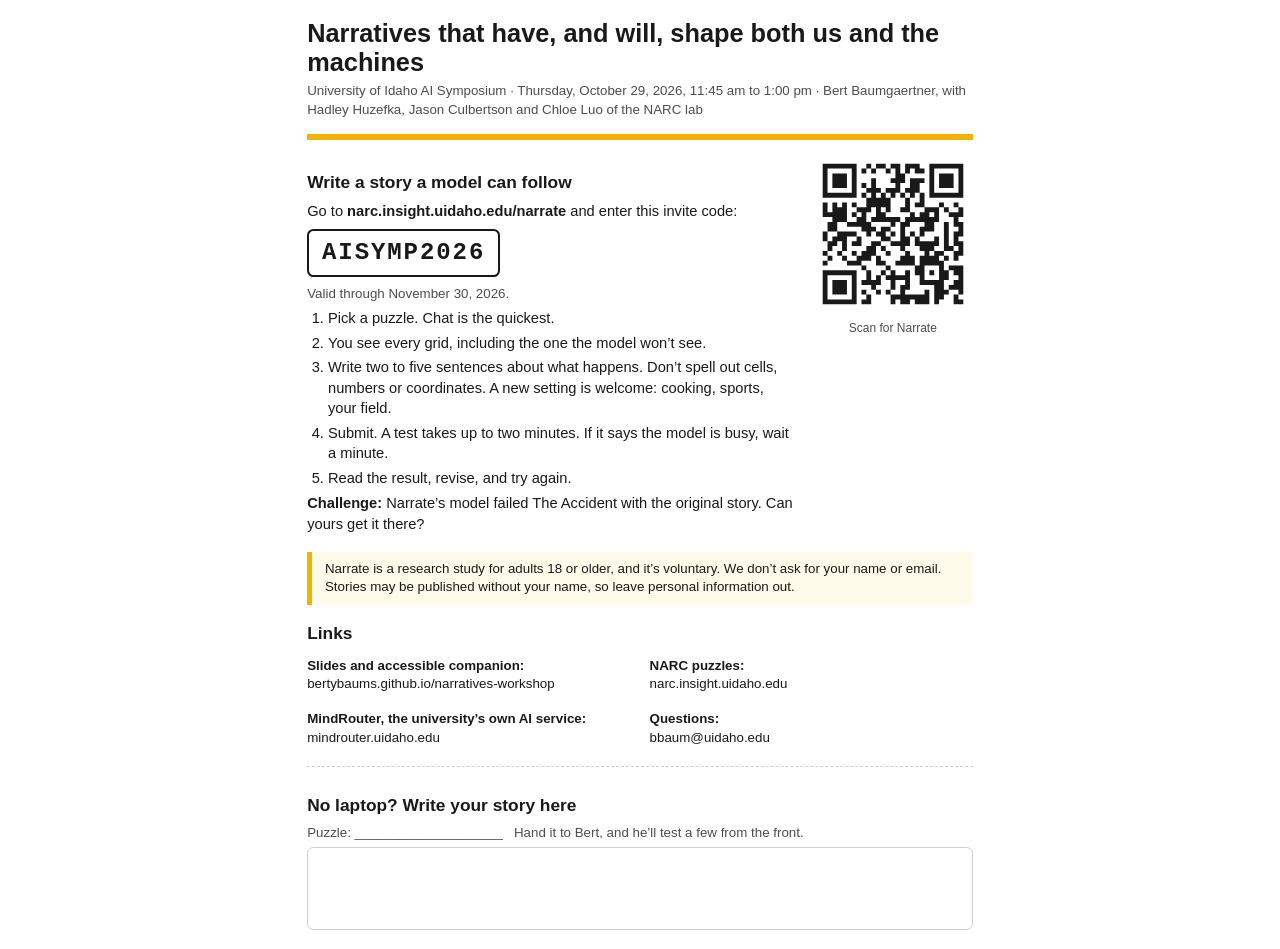
<file: docs/handout.html>
<!DOCTYPE html>
<html lang="en">
<head>
<meta charset="utf-8">
<meta name="viewport" content="width=device-width, initial-scale=1">
<title>Narratives Workshop Handout</title>
<meta name="description" content="One-page participant handout for the Narrate activity at the University of Idaho AI Symposium, October 29, 2026.">
<style>
  :root { --ink: #191919; --quiet: #4d4d4d; --gold: #f1b300; --line: #cfcfcf; }
  * { box-sizing: border-box; }
  body { margin: 0 auto; max-width: 44rem; padding: 1.2rem; font-family: -apple-system, "Segoe UI", Roboto, Arial, sans-serif; color: var(--ink); background: #fff; font-size: 11pt; line-height: 1.4; }
  header { border-bottom: 6px solid var(--gold); padding-bottom: .6rem; margin-bottom: .9rem; }
  h1 { font-size: 19pt; line-height: 1.15; margin: 0 0 .25rem; }
  h2 { font-size: 13pt; margin: 1rem 0 .4rem; }
  p { margin: .3rem 0; }
  .meta { color: var(--quiet); font-size: 10pt; }
  .top { display: grid; grid-template-columns: 1fr 10rem; gap: 1.2rem; align-items: start; }
  .code { display: inline-block; margin: .2rem 0; padding: .3rem .8rem; border: 2px solid var(--ink); border-radius: .4rem; font-family: ui-monospace, Menlo, Consolas, monospace; font-size: 18pt; font-weight: 800; letter-spacing: .08em; }
  figure { margin: 0; text-align: center; }
  figure img { width: 10rem; height: 10rem; }
  figcaption { font-size: 9pt; color: var(--quiet); }
  ol { margin: .3rem 0; padding-left: 1.3rem; }
  li { margin: .25rem 0; }
  .notice { margin-top: .8rem; padding: .5rem .8rem; border-left: 5px solid var(--gold); background: #fffbeb; font-size: 10pt; }
  .links { display: grid; grid-template-columns: 1fr 1fr; gap: .4rem 1.2rem; font-size: 10pt; }
  .card-line { margin-top: .9rem; border-top: 1px dashed var(--line); padding-top: .6rem; }
  .write { height: 5.2rem; border: 1px solid var(--line); border-radius: .4rem; }
  @page { size: Letter; margin: 0.5in; }
  @media print { body { padding: 0; max-width: none; } }
</style>
</head>
<body>
<header>
  <h1>Narratives that have, and will, shape both us and the machines</h1>
  <p class="meta">University of Idaho AI Symposium &middot; Thursday, October 29, 2026, 11:45 am to 1:00 pm &middot; Bert Baumgaertner, with Hadley Huzefka, Jason Culbertson and Chloe Luo of the NARC lab</p>
</header>

<main>
  <div class="top">
    <div>
      <h2>Write a story a model can follow</h2>
      <p>Go to <strong>narc.insight.uidaho.edu/narrate</strong> and enter this invite code:</p>
      <p class="code">AISYMP2026</p>
      <p class="meta">Valid through November 30, 2026.</p>
      <ol>
        <li>Pick a puzzle. Chat is the quickest.</li>
        <li>You see every grid, including the one the model won&rsquo;t see.</li>
        <li>Write two to five sentences about what happens. Don&rsquo;t spell out cells, numbers or coordinates. A new setting is welcome: cooking, sports, your field.</li>
        <li>Submit. A test takes up to two minutes. If it says the model is busy, wait a minute.</li>
        <li>Read the result, revise, and try again.</li>
      </ol>
      <p><strong>Challenge:</strong> Narrate&rsquo;s model failed The Accident with the original story. Can yours get it there?</p>
    </div>
    <figure>
      <img src="img/qr-narrate.svg" alt="QR code for narc.insight.uidaho.edu/narrate">
      <figcaption>Scan for Narrate</figcaption>
    </figure>
  </div>

  <p class="notice">Narrate is a research study for adults 18 or older, and it&rsquo;s voluntary. We don&rsquo;t ask for your name or email.
  Stories may be published without your name, so leave personal information out.</p>

  <h2>Links</h2>
  <div class="links">
    <p><strong>Slides and accessible companion:</strong><br>bertybaums.github.io/narratives-workshop</p>
    <p><strong>NARC puzzles:</strong><br>narc.insight.uidaho.edu</p>
    <p><strong>MindRouter, the university&rsquo;s own AI service:</strong><br>mindrouter.uidaho.edu</p>
    <p><strong>Questions:</strong><br>bbaum@uidaho.edu</p>
  </div>

  <div class="card-line">
    <h2>No laptop? Write your story here</h2>
    <p class="meta">Puzzle: ____________________ &nbsp; Hand it to Bert, and he&rsquo;ll test a few from the front.</p>
    <div class="write" role="presentation"></div>
  </div>
</main>
</body>
</html>
</file>
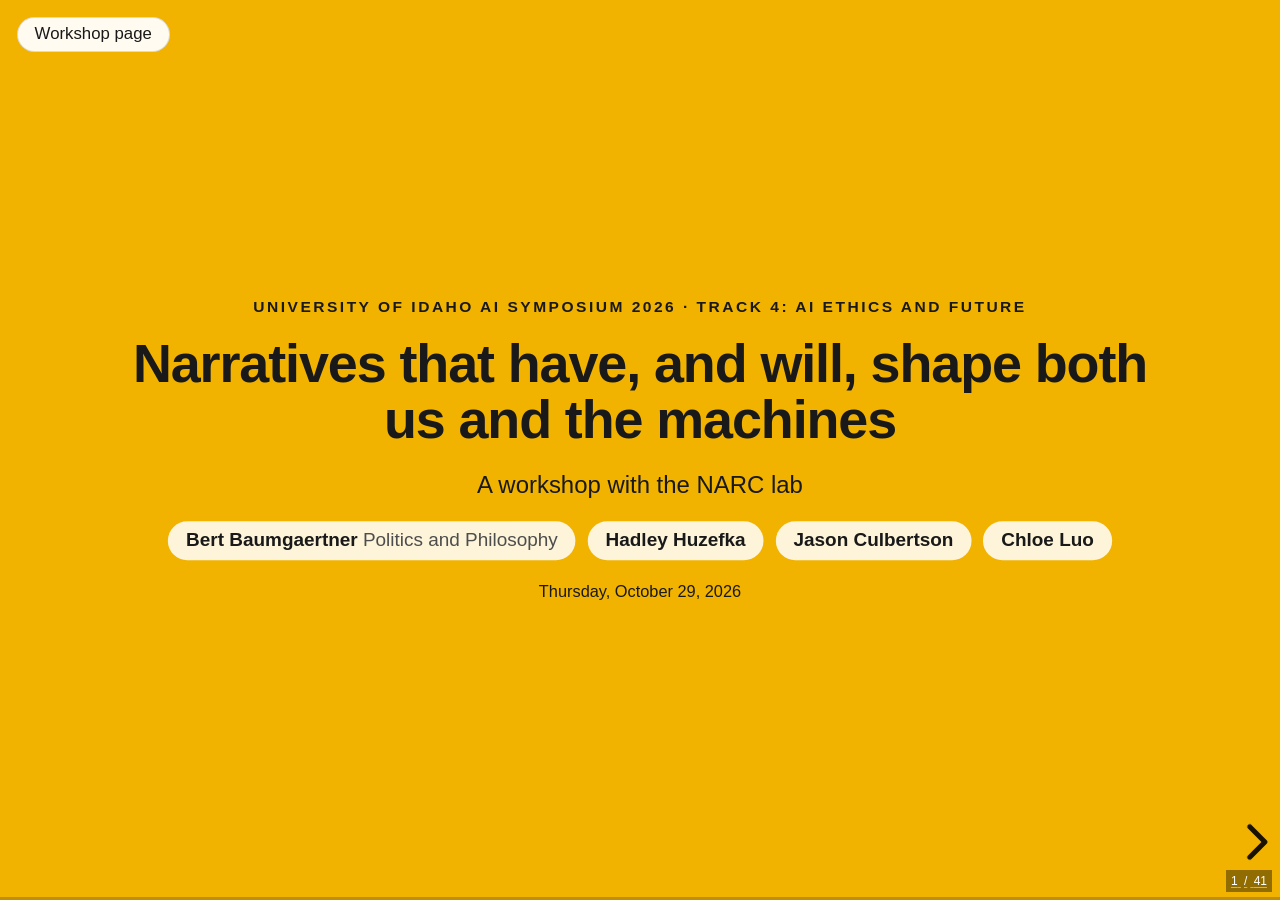
<file: docs/slides.html>
<!DOCTYPE html>
<html lang="en">
  <head>
    <meta charset="UTF-8" />
    <meta name="viewport" content="width=device-width, initial-scale=1.0" />
    <meta name="theme-color" content="#f1b300" />
    <title>Narratives Workshop Slides</title>
    <meta
      name="description"
      content="Interactive slides for the workshop Narratives that have, and will, shape both us and the machines. University of Idaho AI Symposium, October 29, 2026."
    />
    <link rel="stylesheet" href="reveal/dist/reveal.css" />
    <link rel="stylesheet" href="reveal/dist/theme/white.css" />
    <link rel="stylesheet" href="slides.css" />
  </head>
  <body class="slides-page">
    <div class="slides-home"><a href="index.html">Workshop page</a></div>

    <div class="reveal">
      <div class="slides">

        <!-- ═══════════════ OPENING (Bert) ═══════════════ -->

        <!-- 1. TITLE -->
        <section class="title-slide" data-background-color="#f1b300">
          <p class="slide-kicker">University of Idaho AI Symposium 2026 &middot; Track 4: AI Ethics and Future</p>
          <h1>Narratives that have, and will, shape both us and the machines</h1>
          <p class="slide-lede">A workshop with the NARC lab</p>
          <div class="presenter-row">
            <span class="presenter-chip">Bert Baumgaertner <span>Politics and Philosophy</span></span>
            <span class="presenter-chip">Hadley Huzefka</span>
            <span class="presenter-chip">Jason Culbertson</span>
            <span class="presenter-chip">Chloe Luo</span>
          </div>
          <p class="slide-micro" style="color:var(--ink) !important; margin-top:1rem;">Thursday, October 29, 2026</p>
          <aside class="notes">
            Welcome. I'm Bert Baumgaertner. I teach philosophy here, in Politics and Philosophy.
            With me are Hadley, Jason and Chloe from the NARC lab. They make puzzles, and you'll meet their puzzles in about fifteen minutes.
            This is a workshop, so you'll do things. If you have a laptop or a phone, get it out. If you don't, pair up with someone who does.
          </aside>
        </section>

        <!-- 2. GET SET UP -->
        <section>
          <p class="slide-kicker">Before we start</p>
          <h2>Follow along on your own screen</h2>
          <div class="qr-row">
            <div class="qr-card">
              <img src="img/qr-deck.svg" alt="QR code for this slide deck" />
              <h3>These slides</h3>
              <p><a data-config="deckUrl" href="#">bertybaums.github.io/narratives-workshop</a></p>
            </div>
            <div class="qr-card">
              <img src="img/qr-narc.svg" alt="QR code for the NARC puzzle site" />
              <h3>The puzzles</h3>
              <p><a data-config="narcUrl" href="#">narc.insight.uidaho.edu</a></p>
            </div>
          </div>
          <p class="slide-note">A laptop works best. Pairs are fine. A plain-text companion with everything in the slides is linked from the workshop page.</p>
          <aside class="notes">
            Two links. The first is these slides. Everything I show is live, so you can click along. The second is the puzzle site. You'll need it in about forty minutes.
            If a screen reader or a printout works better for you, there's a plain-text companion with the same content, linked from the workshop page.
          </aside>
        </section>

        <!-- 3. PLAN -->
        <section>
          <p class="slide-kicker">The next 75 minutes</p>
          <h2>The plan</h2>
          <div class="plan" role="list">
            <div class="plan-step" role="listitem"><span class="plan-num">1</span><p>Stories we reason with</p><span class="plan-who">Bert</span><span class="plan-time">5 min</span></div>
            <div class="plan-step" role="listitem"><span class="plan-num">2</span><p>How a NARC puzzle works, and how the models did</p><span class="plan-who">Bert</span><span class="plan-time">5 min</span></div>
            <div class="plan-step" role="listitem"><span class="plan-num">3</span><p>Three puzzles from the lab</p><span class="plan-who">Hadley, Jason, Chloe</span><span class="plan-time">21 min</span></div>
            <div class="plan-step" role="listitem"><span class="plan-num">4</span><p>Your turn: write a story, test it on MindRouter</p><span class="plan-who">Everyone</span><span class="plan-time">20 min</span></div>
            <div class="plan-step" role="listitem"><span class="plan-num">5</span><p>Stories about AI that leave us room to choose</p><span class="plan-who">Discussion</span><span class="plan-time">19 min</span></div>
          </div>
          <aside class="notes">
            Five parts. First, a few minutes on how we reason with stories. Then I'll show you how our puzzles work and how to read our results tables, and Hadley, Jason and Chloe will each walk you through one they made.
            Then it's your turn. You'll write your own story for a puzzle and test it against an AI model that runs here on campus, on MindRouter.
            We'll finish with the biggest part, a discussion about the stories we tell about AI itself: which ones leave us room to choose where it goes in our work, and where it doesn't.
            Lunch is at 1:00 in the ballroom, and we'll end on time.
          </aside>
        </section>

        <!-- ═══════════════ PART 1 · STORIES WE REASON WITH (Bert, 5 min) ═══════════════ -->

        <!-- 1.0 DIVIDER -->
        <section class="part-divider" data-background-color="#191919">
          <p class="slide-kicker">Part 1 &middot; Stories we reason with</p>
          <h2>We reason with narratives, analogies and metaphors</h2>
          <p class="slide-lede">For short, NAMs.</p>
          <aside class="notes">
            We reason with narratives, analogies and metaphors all the time. In daily life, in teaching, in research. I'll call them NAMs for short, because I'll mention them a lot.
          </aside>
        </section>

        <!-- 1.1 NAMS EVERYWHERE -->
        <section>
          <p class="slide-kicker">Part 1 &middot; NAMs are everywhere</p>
          <h2>What does each one let you predict?</h2>
          <div class="flip-grid">
            <p class="flip-col-label">Daily life</p>
            <p class="flip-col-label">Teaching</p>
            <p class="flip-col-label">Research</p>
            <button class="flip-card" type="button">
              <span class="flip-card-inner">
                <span class="flip-card-front"><span class="flip-tag">Metaphor</span><p>&ldquo;Traffic is flowing.&rdquo;</p></span>
                <span class="flip-card-back"><p><strong>Predicts:</strong> a jam spreads backward, like a wave in a pipe.</p><p><strong>Breaks:</strong> drivers choose; water doesn&rsquo;t.</p></span>
              </span>
            </button>
            <button class="flip-card" type="button">
              <span class="flip-card-inner">
                <span class="flip-card-front"><span class="flip-tag">Analogy</span><p>&ldquo;An atom is a tiny solar system.&rdquo;</p></span>
                <span class="flip-card-back"><p><strong>Predicts:</strong> electrons circle the nucleus like planets.</p><p><strong>Breaks:</strong> electrons don&rsquo;t follow orbits, so it fails for chemistry.</p></span>
              </span>
            </button>
            <button class="flip-card" type="button">
              <span class="flip-card-inner">
                <span class="flip-card-front"><span class="flip-tag">Analogy</span><p>&ldquo;Natural selection&rdquo;</p></span>
                <span class="flip-card-back"><p><strong>Predicts:</strong> like a breeder&rsquo;s choices, helpful traits spread over generations.</p><p><strong>Breaks:</strong> no one is doing the selecting.</p></span>
              </span>
            </button>
            <button class="flip-card" type="button">
              <span class="flip-card-inner">
                <span class="flip-card-front"><span class="flip-tag">Metaphor</span><p>&ldquo;My phone is dying.&rdquo;</p></span>
                <span class="flip-card-back"><p><strong>Predicts:</strong> it needs charging soon, or it stops.</p><p><strong>Breaks:</strong> a dead phone comes back once you plug it in.</p></span>
              </span>
            </button>
            <button class="flip-card" type="button">
              <span class="flip-card-inner">
                <span class="flip-card-front"><span class="flip-tag">Metaphor</span><p>&ldquo;Memory is a filing cabinet.&rdquo;</p></span>
                <span class="flip-card-back"><p><strong>Predicts:</strong> memories are stored, then pulled out intact.</p><p><strong>Breaks:</strong> remembering rebuilds a memory, and can change it.</p></span>
              </span>
            </button>
            <button class="flip-card" type="button">
              <span class="flip-card-inner">
                <span class="flip-card-front"><span class="flip-tag">Metaphor</span><p>&ldquo;DNA is a blueprint.&rdquo;</p></span>
                <span class="flip-card-back"><p><strong>Predicts:</strong> the genes spell out the finished body.</p><p><strong>Breaks:</strong> development depends on the environment too.</p></span>
              </span>
            </button>
          </div>
          <p class="slide-note flip-hint">Click a card to flip it.</p>
          <aside class="notes">
            Six NAMs, two each from daily life, teaching and research. Before I flip one, think about what it lets you predict.
            [flip traffic] "Traffic is flowing." If traffic is a fluid, a jam should travel backward, like a wave. And it does. That's a good prediction from a metaphor. But drivers make choices and water doesn't.
            [flip atom] The solar-system atom. Every one of us learned it. It predicts orbits. It fails as soon as you need chemistry.
            [flip selection] Darwin built natural selection on an analogy with breeders choosing which animals to breed. The analogy carries the prediction: helpful traits spread. Where it breaks matters too. No one is doing the choosing. Remember that one. Hadley's puzzle comes back to it.
            Leave the other three for people to flip on their own screens. The point is the same for each. A NAM lets you predict what comes next. And every NAM breaks somewhere.
          </aside>
        </section>

        <!-- 1.2 SAME FACTS, DIFFERENT STORIES -->
        <section>
          <p class="slide-kicker">Part 1 &middot; A story picks what comes next</p>
          <h2>A colleague hasn&rsquo;t answered your email in a week</h2>
          <div class="toggle-compare">
            <div class="toggle-header">
              <button class="toggle-btn active" type="button" data-panel="busy" aria-pressed="true">&ldquo;She&rsquo;s swamped.&rdquo;</button>
              <button class="toggle-btn" type="button" data-panel="upset" aria-pressed="false">&ldquo;She&rsquo;s annoyed with me.&rdquo;</button>
              <button class="toggle-btn" type="button" data-panel="spam" aria-pressed="false">&ldquo;It went to spam.&rdquo;</button>
            </div>
            <div class="toggle-panel active" data-panel="busy">
              <div class="slide-grid">
                <article class="slide-card"><h3>What you expect next</h3><p>A reply, eventually.</p></article>
                <article class="slide-card accent"><h3>What you do</h3><p>Wait. Maybe a gentle nudge.</p></article>
              </div>
            </div>
            <div class="toggle-panel" data-panel="upset">
              <div class="slide-grid">
                <article class="slide-card"><h3>What you expect next</h3><p>Silence, or a cool reply.</p></article>
                <article class="slide-card accent"><h3>What you do</h3><p>Apologize. Walk over to her office.</p></article>
              </div>
            </div>
            <div class="toggle-panel" data-panel="spam">
              <div class="slide-grid">
                <article class="slide-card"><h3>What you expect next</h3><p>Nothing, until you fix it.</p></article>
                <article class="slide-card accent"><h3>What you do</h3><p>Resend from another account.</p></article>
              </div>
            </div>
          </div>
          <p class="slide-callout">Same facts. A different story picks a different next step. We built puzzles to study this, in people and in AI models.</p>
          <aside class="notes">
            Here's an everyday case. A colleague hasn't answered your email in a week. Those are the facts.
            [click each] If she's swamped, you wait. If she's annoyed with you, you apologize. If it went to spam, you resend.
            The facts don't tell you what comes next. The story you tell about them does. And you act on the story.
            We built a set of puzzles to study exactly this, in people and in AI models.
          </aside>
        </section>

        <!-- ═══════════════ PART 2 · NARC PUZZLES (Bert, 7 min) ═══════════════ -->

        <!-- 2.0 DIVIDER -->
        <section class="part-divider" data-background-color="#191919">
          <p class="slide-kicker">Part 2 &middot; NARC puzzles</p>
          <h2>Can a story fill in what the pictures leave open?</h2>
          <p class="slide-lede">Narrative Augmented Reasoning Challenges</p>
          <aside class="notes">
            NARC stands for Narrative Augmented Reasoning Challenges. My lab has been building these puzzles since March. I won't explain them first. Let's just do one.
          </aside>
        </section>

        <!-- 2.1 CHAT -->
        <section>
          <p class="slide-kicker">Part 2 &middot; Try one</p>
          <h2>Chat: what goes in grid 4?</h2>
          <div class="narc-seq" style="--cell:44px;">
            <figure class="narc-panel"><div class="narc-grid" data-grid="[[0,0,0],[5,0,7],[5,0,7]]" aria-label="Grid 1"></div><figcaption class="narc-panel-label">Grid 1</figcaption></figure>
            <span class="narc-arrow" aria-hidden="true">&rarr;</span>
            <figure class="narc-panel"><div class="narc-grid" data-grid="[[0,0,0],[0,0,7],[5,0,7]]" aria-label="Grid 2"></div><figcaption class="narc-panel-label">Grid 2</figcaption></figure>
            <span class="narc-arrow" aria-hidden="true">&rarr;</span>
            <figure class="narc-panel"><div class="narc-grid" data-grid="[[5,0,0],[5,0,7],[5,0,7]]" aria-label="Grid 3"></div><figcaption class="narc-panel-label">Grid 3</figcaption></figure>
            <span class="narc-arrow" aria-hidden="true">&rarr;</span>
            <figure class="narc-panel">
              <div class="narc-slot">
                <div class="guess-pad" id="pad-chat" data-rows="3" data-cols="3" data-answer="[[5,0,7],[5,0,7],[5,0,7]]"></div>
                <div class="narc-grid narc-answer fragment" data-fragment-index="2" data-grid="[[5,0,7],[5,0,7],[5,0,7]]" aria-label="Answer"></div>
              </div>
              <figcaption class="narc-panel-label">Grid 4</figcaption>
            </figure>
          </div>
          <div class="guess-tools" data-pad="pad-chat" data-palette="0,5,7" data-copy="[[5,0,0],[5,0,7],[5,0,7]]" data-copy-label="Start from grid 3"></div>
          <p class="narc-story fragment" data-fragment-index="1"><span class="narc-story-label">The story</span>Ally and Bob met to chat. Ally became sad. After some encouraging words from Bob, Ally became happy. This made Bob happy too.</p>
          <aside class="notes">
            Two bars, a grey one and an orange one. What goes in grid 4? Shout out a guess. I'll paint it in. [paint the room's guess, press Check]
            Most people say the grey bar keeps changing, or that both go back to where they started. The grids alone don't settle it.
            [click] The story. Grey is Ally, orange is Bob, and the height of a bar is mood. Ally drops when she's sad and comes back higher when she's happy.
            [click] "This made Bob happy too." So Bob rises to full height.
          </aside>
        </section>

        <!-- 2.2 HOW IT WORKS -->
        <section>
          <p class="slide-kicker">Part 2 &middot; How a NARC puzzle works</p>
          <h2>Pictures, a story, and an exact answer</h2>
          <div class="slide-grid three">
            <article class="slide-card"><h3>1. A strip of small grids</h3><p>Three to eight frames that show something happening. One frame is hidden.</p></article>
            <article class="slide-card"><h3>2. A short story</h3><p>It doesn&rsquo;t describe the grids. It helps only if you read it as being about the shapes.</p></article>
            <article class="slide-card"><h3>3. Rebuild the hidden grid</h3><p>Exactly, every cell the right color. Close doesn&rsquo;t count.</p></article>
          </div>
          <p class="slide-note">About 320 public puzzles at narc.insight.uidaho.edu. Anyone can solve them, and anyone can make one.</p>
          <aside class="notes">
            Here's the general shape. A short strip of small colored grids that show something happening. One frame is hidden.
            A short story that doesn't describe the grids. It only helps if you read it as being about the shapes. That's the metaphor step: a bar is a person, height is mood.
            You have to rebuild the hidden grid exactly. Every cell.
            There are about 320 public puzzles on the site. People in the lab made most of them, and visitors can submit their own. We also give every puzzle to AI models. Here's how they did on Chat.
          </aside>
        </section>

        <!-- 2.3 HOW THE MODELS DID (Bert explains the table once, so the students don't have to) -->
        <section>
          <p class="slide-kicker">Part 2 &middot; How the models did</p>
          <h2>Chat: how to read a results table</h2>
          <div class="results-layout explain">
            <ol class="read-steps">
              <li class="fragment" data-hl="rows"><span class="step-key">1</span><p>Each row is one AI model.</p></li>
              <li class="fragment" data-hl="tests"><span class="step-key">2</span><p>Three tests: the grids only, the story only, and both.</p></li>
              <li class="fragment" data-hl="follow"><span class="step-key">3</span><p>Two follow-ups for models that solved it: shuffle the grids, or swap the story for its key words.</p></li>
              <li class="fragment" data-hl="narrate"><span class="step-key">4</span><p>Highlighted: the model you&rsquo;ll write for in Part 4.</p></li>
            </ol>
            <div class="results" data-puzzle="chat"></div>
          </div>
          <p class="slide-callout fragment">The NARC property: a model needs <em>both</em>. For Chat, 0 of 11 from the grids, 0 of 11 from the story, 5 of 11 with both.</p>
          <aside class="notes">
            Hadley, Jason and Chloe will each show a table like this, so let me walk through one now.
            [click] Each row is one AI model. More on what that means on the next slide.
            [click] We test every model three ways. Grids only: the model sees the strip and has to fill in the hidden grid. Story only: it gets the story and is told how many grids there are and which one is hidden. Both: grids and story together. A check means it got every cell right.
            [click] The last two columns are follow-ups, run three times each, only for models that solved it with both. "Shuffled grids" keeps the story and puts the frames in a random order. Here, no model solved Chat shuffled, so the order mattered. "Key words only" swaps the story for its key words in alphabetical order. For Chat that's: ally, became, bob, chat, encouraging, happy, made, met, sad, words. Three models solved Chat from that list once in three tries. Watch that column in the students' puzzles.
            [click] The highlighted row is qwen3.8-27b. That's the model Narrate uses, so it's the one you'll be writing for later.
            [click] No model got Chat from the grids alone or the story alone. Five of eleven got it with both. When a model needs both, we say the puzzle has the NARC property for that model. The story did work the pictures couldn't.
            One caution. Each model gets one try per test, and when we rerun, about one verdict in six flips. So read across the rows, not any single result.
          </aside>
        </section>

        <!-- 2.4 WHAT A MODEL IS, AND WHERE THEY RUN -->
        <section>
          <p class="slide-kicker">Part 2 &middot; What we mean by a model</p>
          <h2>Most of these models run here, on campus</h2>
          <div class="slide-grid">
            <article class="slide-card"><h3>A model is one trained AI system</h3><p>Chatbots like ChatGPT and Claude are apps built on models. Each row in our tables is a different model.</p></article>
            <article class="slide-card"><h3>Different makers, different sizes</h3><p>Google, OpenAI, Alibaba, Moonshot AI, NVIDIA. The number in a name is roughly its size: 120b means 120 billion parameters.</p></article>
            <article class="slide-card"><h3>Most run on MindRouter</h3><p>The university&rsquo;s own AI service, on university-owned GPUs. Prompts and replies stay on university infrastructure. Claude Fable, the commercial one, we ran off campus for comparison.</p></article>
            <article class="slide-card accent"><h3>Open to you</h3><p>Sign in with your university account. Chat in the browser, or get a key to use it from your own code. Narrate uses it too.</p></article>
          </div>
          <p class="slide-note"><a data-config="mindrouterUrl" href="#">mindrouter.uidaho.edu</a> &middot; Luke Sheneman&rsquo;s Vandal Chat session is at 2:30 today.</p>
          <aside class="notes">
            What do I mean by a model? A model is one trained AI system. ChatGPT and Claude are apps, and each runs on models. Each row in our tables is a different model.
            They come from different makers: Google's gemma, OpenAI's gpt-oss, Alibaba's qwen, Moonshot's kimi, NVIDIA's nemotron. "Open weights" means the maker released the model itself, so anyone can run it on their own machines.
            The number in a name is roughly its size, in billions of parameters. Parameters are the numbers a model learns in training. Bigger usually means more capable, but not on every puzzle, as you'll see.
            Eleven of the twelve are open models, and we ran them on MindRouter. That's the university's own AI service. It runs on university-owned GPUs, so what you type stays on university infrastructure. That matters for student work and for research data. Two of the eleven were retired from MindRouter on October 1, which is why their rows say "retired." Claude Fable is a commercial model. It isn't on MindRouter, and we ran it separately for comparison.
            You can use MindRouter yourself. Sign in with your university account. Luke Sheneman ran a session on it this morning, and his Vandal Chat session is at 2:30.
            Now, three puzzles from the lab.
          </aside>
        </section>

        <!-- ═══════════════ PART 3 · THREE PUZZLES FROM THE LAB (students, 21 min) ═══════════════ -->

        <!-- 3.0 DIVIDER -->
        <section class="part-divider" data-background-color="#191919">
          <p class="slide-kicker">Part 3 &middot; From the NARC lab</p>
          <h2>Three puzzles, three makers</h2>
          <div class="slide-grid three" style="max-width:52rem; margin:1rem auto 0;">
            <article class="slide-card" style="background:#2a2a2a; border-color:#444;"><h3 style="color:var(--gold);">Hunt</h3><p style="color:#eee;">by Hadley</p></article>
            <article class="slide-card" style="background:#2a2a2a; border-color:#444;"><h3 style="color:var(--gold);">The Accident</h3><p style="color:#eee;">by Jason</p></article>
            <article class="slide-card" style="background:#2a2a2a; border-color:#444;"><h3 style="color:var(--gold);">Ballerina 4</h3><p style="color:#eee;">by Chloe</p></article>
          </div>
          <aside class="notes">
            Now the students. Each of them made a puzzle, tested it against the models, and learned something from it. Hadley goes first.
          </aside>
        </section>

        <!-- ─── HUNT (Hadley) ─── -->

        <!-- 3.1 HUNT PUZZLE -->
        <section>
          <p class="slide-kicker">Part 3 &middot; Hadley&rsquo;s puzzle</p>
          <h2>Hunt: what goes in grid 4?</h2>
          <div class="narc-seq" style="--cell:28px;">
            <figure class="narc-panel"><div class="narc-grid" data-grid="[[0,0,0,3,0],[0,4,0,0,0],[0,0,0,4,0],[0,0,0,3,0],[4,3,0,0,4]]" aria-label="Grid 1"></div><figcaption class="narc-panel-label">Grid 1</figcaption></figure>
            <span class="narc-arrow" aria-hidden="true">&rarr;</span>
            <figure class="narc-panel"><div class="narc-grid" data-grid="[[0,0,0,3,0],[0,2,0,0,0],[0,0,0,0,0],[0,0,0,3,0],[0,3,0,0,4]]" aria-label="Grid 2"></div><figcaption class="narc-panel-label">Grid 2</figcaption></figure>
            <span class="narc-arrow" aria-hidden="true">&rarr;</span>
            <figure class="narc-panel"><div class="narc-grid" data-grid="[[0,0,0,3,0],[0,2,0,0,0],[0,0,0,0,0],[0,0,0,3,0],[0,3,0,0,2]]" aria-label="Grid 3"></div><figcaption class="narc-panel-label">Grid 3</figcaption></figure>
            <span class="narc-arrow" aria-hidden="true">&rarr;</span>
            <figure class="narc-panel">
              <div class="narc-slot">
                <div class="guess-pad" id="pad-hunt" data-rows="5" data-cols="5" data-answer="[[0,0,0,3,0],[0,2,0,0,0],[0,0,0,4,0],[0,0,0,3,0],[4,3,0,0,2]]"></div>
                <div class="narc-grid narc-answer fragment" data-fragment-index="2" data-grid="[[0,0,0,3,0],[0,2,0,0,0],[0,0,0,4,0],[0,0,0,3,0],[4,3,0,0,2]]" aria-label="Answer"></div>
              </div>
              <figcaption class="narc-panel-label">Grid 4</figcaption>
            </figure>
          </div>
          <div class="guess-tools" data-pad="pad-hunt" data-palette="0,2,3,4" data-copy="[[0,0,0,3,0],[0,2,0,0,0],[0,0,0,0,0],[0,0,0,3,0],[0,3,0,0,2]]" data-copy-label="Start from grid 3"></div>
          <p class="narc-story fragment" data-fragment-index="1"><span class="narc-story-label">Hadley&rsquo;s story</span>Treb likes to go hunting in his free time. In the marshy area behind his house, a flock of ducks likes to hang out. The green grass can sometimes make shooting the ducks difficult, as the ducks will hide behind them. Treb was lucky enough to snipe one duck. However, the shot startled the surrounding ducks, and the ones closest to the grass hid. Treb noticed one duck still sitting out. After getting two ducks, he collects his stuff and leaves. The remaining ducks emerge from the grass to discover only bloody puddles left of their friends.</p>
          <aside class="notes">
            [Hadley] Introduce yourself, and say what you study.
            Ask the room: what goes in grid 4? Take a guess or two and paint one in. Press Check.
            [click] Read your story, or ask someone in the room to read it.
            [click] Show the answer. The two ducks that hid come back out, and the two red puddles stay.
          </aside>
        </section>

        <!-- 3.2 HUNT: READING THE STORY -->
        <section>
          <p class="slide-kicker">Part 3 &middot; Hadley&rsquo;s puzzle</p>
          <h2>Two ways to tell the same hunt</h2>
          <div class="slide-split" style="align-items:flex-start;">
            <div style="flex:0 0 30%;">
              <div class="slide-card">
                <h3>Identifiers for humans</h3>
                <div class="color-key">
                  <div class="key-row"><span class="key-swatch" style="background:#FFDC00"></span><p>Ducks: yellow</p></div>
                  <div class="key-row"><span class="key-swatch" style="background:#2ECC40"></span><p>Grass: green</p></div>
                  <div class="key-row"><span class="key-swatch" style="background:#FF4136"></span><p>Blood: red</p></div>
                  <div class="key-row"><span class="key-swatch" style="background:#000"></span><p>Hiding: not visible</p></div>
                  <div class="key-row"><span class="key-swatch" style="background:#FFDC00; outline:2px dashed var(--gold-ink);"></span><p>Emerge: visible again</p></div>
                </div>
              </div>
            </div>
            <div style="flex:1;">
              <div class="toggle-compare" style="margin-top:0;">
                <div class="toggle-header" style="justify-content:flex-start;">
                  <button class="toggle-btn active" type="button" data-panel="simple" aria-pressed="true">Simplified story</button>
                  <button class="toggle-btn" type="button" data-panel="full" aria-pressed="false">Hadley&rsquo;s story</button>
                </div>
                <div class="toggle-panel active" data-panel="simple">
                  <p class="narc-story" style="margin-top:0 !important;">The yellow ducks like to sit in the green grass. The hunter comes along and shoots two yellow ducks. The other two ducks hide behind the green grass. When the two yellow ducks emerge from behind the green grass, they see the red puddles left of their friends.</p>
                </div>
                <div class="toggle-panel" data-panel="full">
                  <p class="narc-story" style="margin-top:0 !important;">Treb likes to go hunting in his free time. In the marshy area behind his house, a flock of ducks likes to hang out. The green grass can sometimes make shooting the ducks difficult, as the ducks will hide behind them. Treb was lucky enough to snipe one duck. However, the shot startled the surrounding ducks, and the ones closest to the grass hid. Treb noticed one duck still sitting out. After getting two ducks, he collects his stuff and leaves. The remaining ducks emerge from the grass to discover only bloody puddles left of their friends.</p>
                </div>
              </div>
              <p class="slide-note" style="text-align:left !important; margin-left:0 !important;">Same events, same answer. One version names the colors; the other leaves the reader to work them out.</p>
            </div>
          </div>
          <div class="narc-seq recap" aria-label="The whole sequence, with the hidden grid filled in">
            <figure class="narc-panel"><div class="narc-grid" data-grid="[[0,0,0,3,0],[0,4,0,0,0],[0,0,0,4,0],[0,0,0,3,0],[4,3,0,0,4]]" aria-label="Grid 1"></div><figcaption class="narc-panel-label">Grid 1</figcaption></figure>
            <span class="narc-arrow" aria-hidden="true">&rarr;</span>
            <figure class="narc-panel"><div class="narc-grid" data-grid="[[0,0,0,3,0],[0,2,0,0,0],[0,0,0,0,0],[0,0,0,3,0],[0,3,0,0,4]]" aria-label="Grid 2"></div><figcaption class="narc-panel-label">Grid 2</figcaption></figure>
            <span class="narc-arrow" aria-hidden="true">&rarr;</span>
            <figure class="narc-panel"><div class="narc-grid" data-grid="[[0,0,0,3,0],[0,2,0,0,0],[0,0,0,0,0],[0,0,0,3,0],[0,3,0,0,2]]" aria-label="Grid 3"></div><figcaption class="narc-panel-label">Grid 3</figcaption></figure>
            <span class="narc-arrow" aria-hidden="true">&rarr;</span>
            <figure class="narc-panel"><div class="narc-grid is-answer" data-grid="[[0,0,0,3,0],[0,2,0,0,0],[0,0,0,4,0],[0,0,0,3,0],[4,3,0,0,2]]" aria-label="Grid 4 &middot; answer"></div><figcaption class="narc-panel-label">Grid 4 &middot; answer</figcaption></figure>
          </div>
          <aside class="notes">
            [Hadley] Walk through the key: ducks are yellow, grass is green, blood is red. Hiding means the duck isn't visible. Emerging means it's visible again.
            Then toggle between the two stories. The simplified story names the colors. Your story doesn't, so the reader has to make the connection.
            Say which one you think is better for a person, and which one you'd expect to work better for a model.
            The strip at the bottom is the whole sequence with grid 4 filled in, so point at it as you go through the key.
          </aside>
        </section>

        <!-- 3.3 HUNT: MODELS -->
        <section>
          <p class="slide-kicker">Part 3 &middot; Hadley&rsquo;s puzzle</p>
          <h2>Hunt: how the models did</h2>
          <div class="results-layout">
            <div class="result-stack">
              <div class="result-chip"><strong>0 of 12</strong><span>grids only</span></div>
            <div class="result-chip"><strong>0 of 12</strong><span>story only</span></div>
            <div class="result-chip win"><strong>8 of 12</strong><span>grids + story</span></div>
              <p class="result-note">Highlighted: the model Narrate uses. Tags mark the commercial model and two retired from MindRouter on October 1.</p>
            </div>
            <div class="results" data-puzzle="hunt"></div>
          </div>
          <aside class="notes">
            [Hadley] Bert already explained how to read this table, so just say what stands out.
            No model solved it from the grids alone or the story alone. Eight of twelve solved it with both.
            Shuffled grids: four of the models that solved it never solved it shuffled, so for them the order mattered.
            Key words only: none of them solved it from the key words. The story itself mattered, not just the words in it.
          </aside>
        </section>

        <!-- 3.4 HUNT: LESSONS -->
        <section>
          <p class="slide-kicker">Part 3 &middot; Hadley&rsquo;s puzzle</p>
          <h2>What Hadley learned</h2>
          <div class="slide-grid">
            <article class="slide-card"><h3>The hunter is never in the picture</h3><p>Treb never appears in the grids, but he decides which ducks are there. An agent can be present in the story and absent from the scene.</p></article>
            <article class="slide-card"><h3>Guess, then intuitive, then obvious</h3><p>Without the story you guess. With it, the answer feels obvious.</p></article>
            <article class="slide-card"><h3>Simple and complex stories both matter</h3><p>The same solution can be told in ways that look very different.</p></article>
            <article class="slide-card accent"><h3>One problem, many perspectives</h3><p>Different readers, one right answer. Next: one problem, many stories. That&rsquo;s Narrate.</p></article>
          </div>
          <aside class="notes">
            [Hadley] These are your takeaways from your slides. Put them in your own words.
            The first one comes back at the end, when we ask who acts in the stories we tell about AI.
            The last one sets up Part 4, where everyone writes their own story.
          </aside>
        </section>

        <!-- ─── THE ACCIDENT (Jason) ─── -->

        <!-- 3.5 ACCIDENT PUZZLE -->
        <section>
          <p class="slide-kicker">Part 3 &middot; Jason&rsquo;s puzzle</p>
          <h2>The Accident: what goes in grid 4?</h2>
          <div class="narc-seq" style="--cell:24px;">
            <figure class="narc-panel"><div class="narc-grid" data-grid="[[8,8,8,8,4,4],[8,8,8,8,4,4],[8,8,8,8,8,8],[8,8,8,8,8,8],[8,2,8,8,8,8],[0,0,0,0,0,0]]" aria-label="Grid 1"></div><figcaption class="narc-panel-label">Grid 1</figcaption></figure>
            <span class="narc-arrow" aria-hidden="true">&rarr;</span>
            <figure class="narc-panel"><div class="narc-grid" data-grid="[[5,5,0,0,0,0],[5,5,0,0,0,0],[0,0,0,0,0,0],[0,0,0,0,0,0],[0,2,0,0,0,0],[0,0,0,0,0,0]]" aria-label="Grid 2"></div><figcaption class="narc-panel-label">Grid 2</figcaption></figure>
            <span class="narc-arrow" aria-hidden="true">&rarr;</span>
            <figure class="narc-panel"><div class="narc-grid" data-grid="[[0,0,5,5,0,0],[0,0,5,5,0,0],[0,0,0,0,0,0],[0,0,0,0,0,0],[0,2,0,3,0,0],[0,0,0,0,0,0]]" aria-label="Grid 3"></div><figcaption class="narc-panel-label">Grid 3</figcaption></figure>
            <span class="narc-arrow" aria-hidden="true">&rarr;</span>
            <figure class="narc-panel">
              <div class="narc-slot">
                <div class="guess-pad" id="pad-accident" data-rows="6" data-cols="6" data-answer="[[0,0,0,0,5,5],[0,0,0,0,5,5],[0,0,0,0,0,0],[0,0,0,0,0,0],[0,0,0,2,0,0],[0,0,0,0,0,0]]"></div>
                <div class="narc-grid narc-answer fragment" data-fragment-index="2" data-grid="[[0,0,0,0,5,5],[0,0,0,0,5,5],[0,0,0,0,0,0],[0,0,0,0,0,0],[0,0,0,2,0,0],[0,0,0,0,0,0]]" aria-label="Answer"></div>
              </div>
              <figcaption class="narc-panel-label">Grid 4</figcaption>
            </figure>
          </div>
          <div class="guess-tools" data-pad="pad-accident" data-palette="0,2,3,5" data-copy="[[0,0,5,5,0,0],[0,0,5,5,0,0],[0,0,0,0,0,0],[0,0,0,0,0,0],[0,2,0,3,0,0],[0,0,0,0,0,0]]" data-copy-label="Start from grid 3"></div>
          <p class="narc-story fragment" data-fragment-index="1"><span class="narc-story-label">Jason&rsquo;s story</span>A car stalls out on an empty highway in the middle of the desert. The driver has no cellphone service. All they can do is wait and hope that someone passes by to help. In the middle of the night, a giant tortoise approaches the vehicle. For hours, it sits and stares, wondering about the strange, still beast before it. Suddenly, the driver, who has fallen asleep at this point, feels a jolt as the car loses traction and crushes the curious tortoise.</p>
          <aside class="notes">
            [Jason] Introduce yourself, and say what you study.
            Ask the room what goes in grid 4, and paint in a guess.
            [click] Read the story.
            [click] Show the answer. The moon keeps moving across the sky, and the car rolls forward onto the tortoise. The green square is gone.
          </aside>
        </section>

        <!-- 3.6 ACCIDENT: READING THE STORY -->
        <section>
          <p class="slide-kicker">Part 3 &middot; Jason&rsquo;s puzzle</p>
          <h2>Two ways to tell the same accident</h2>
          <div class="slide-split" style="align-items:flex-start;">
            <div style="flex:0 0 30%;">
              <div class="slide-card">
                <h3>Identifiers for humans</h3>
                <div class="color-key">
                  <div class="key-row"><span class="key-swatch" style="background:#FFDC00"></span><p>Sun: yellow</p></div>
                  <div class="key-row"><span class="key-swatch" style="background:linear-gradient(90deg,#7FDBFF 50%,#000 50%)"></span><p>Sky: blue, then black</p></div>
                  <div class="key-row"><span class="key-swatch" style="background:#FF4136"></span><p>Car: red</p></div>
                  <div class="key-row"><span class="key-swatch" style="background:#2ECC40"></span><p>Tortoise: green</p></div>
                  <div class="key-row"><span class="key-swatch" style="background:#AAAAAA"></span><p>Moon: gray</p></div>
                </div>
              </div>
            </div>
            <div style="flex:1;">
              <div class="toggle-compare" style="margin-top:0;">
                <div class="toggle-header" style="justify-content:flex-start;">
                  <button class="toggle-btn active" type="button" data-panel="simple" aria-pressed="true">Simplified story</button>
                  <button class="toggle-btn" type="button" data-panel="full" aria-pressed="false">Jason&rsquo;s story</button>
                </div>
                <div class="toggle-panel active" data-panel="simple">
                  <p class="narc-story" style="margin-top:0 !important;">A red car stalls out on an empty highway. In the middle of the night, a giant green tortoise approaches the red vehicle. The driver, who has fallen asleep at this point, feels a jolt as the car loses traction and crushes the curious tortoise.</p>
                </div>
                <div class="toggle-panel" data-panel="full">
                  <p class="narc-story" style="margin-top:0 !important;">A car stalls out on an empty highway in the middle of the desert. The driver has no cellphone service. All they can do is wait and hope that someone passes by to help. In the middle of the night, a giant tortoise approaches the vehicle. For hours, it sits and stares, wondering about the strange, still beast before it. Suddenly, the driver, who has fallen asleep at this point, feels a jolt as the car loses traction and crushes the curious tortoise.</p>
                </div>
              </div>
              <p class="slide-note" style="text-align:left !important; margin-left:0 !important;">Neither version mentions the sun or the moon. The reader supplies them: night falls, and something moves across the sky, one step per frame.</p>
            </div>
          </div>
          <div class="narc-seq recap" aria-label="The whole sequence, with the hidden grid filled in">
            <figure class="narc-panel"><div class="narc-grid" data-grid="[[8,8,8,8,4,4],[8,8,8,8,4,4],[8,8,8,8,8,8],[8,8,8,8,8,8],[8,2,8,8,8,8],[0,0,0,0,0,0]]" aria-label="Grid 1"></div><figcaption class="narc-panel-label">Grid 1</figcaption></figure>
            <span class="narc-arrow" aria-hidden="true">&rarr;</span>
            <figure class="narc-panel"><div class="narc-grid" data-grid="[[5,5,0,0,0,0],[5,5,0,0,0,0],[0,0,0,0,0,0],[0,0,0,0,0,0],[0,2,0,0,0,0],[0,0,0,0,0,0]]" aria-label="Grid 2"></div><figcaption class="narc-panel-label">Grid 2</figcaption></figure>
            <span class="narc-arrow" aria-hidden="true">&rarr;</span>
            <figure class="narc-panel"><div class="narc-grid" data-grid="[[0,0,5,5,0,0],[0,0,5,5,0,0],[0,0,0,0,0,0],[0,0,0,0,0,0],[0,2,0,3,0,0],[0,0,0,0,0,0]]" aria-label="Grid 3"></div><figcaption class="narc-panel-label">Grid 3</figcaption></figure>
            <span class="narc-arrow" aria-hidden="true">&rarr;</span>
            <figure class="narc-panel"><div class="narc-grid is-answer" data-grid="[[0,0,0,0,5,5],[0,0,0,0,5,5],[0,0,0,0,0,0],[0,0,0,0,0,0],[0,0,0,2,0,0],[0,0,0,0,0,0]]" aria-label="Grid 4 &middot; answer"></div><figcaption class="narc-panel-label">Grid 4 &middot; answer</figcaption></figure>
          </div>
          <aside class="notes">
            [Jason] Walk through the key: the sun is yellow, the sky goes from blue to black when night falls, the car is red, the tortoise is green, and the moon is gray.
            Then toggle between the two stories. The simplified one names the colors. Yours doesn't.
            One thing worth saying: neither story mentions the sun or the moon. "In the middle of the night" plus a gray square moving across the top is enough for a person. A model has to make that same leap.
            The strip at the bottom is the whole sequence with grid 4 filled in, so point at it as you go through the key.
          </aside>
        </section>

        <!-- 3.7 ACCIDENT: MODELS -->
        <section>
          <p class="slide-kicker">Part 3 &middot; Jason&rsquo;s puzzle</p>
          <h2>The Accident: how the models did</h2>
          <div class="results-layout">
            <div class="result-stack">
              <div class="result-chip"><strong>0 of 12</strong><span>grids only</span></div>
            <div class="result-chip"><strong>0 of 12</strong><span>story only</span></div>
            <div class="result-chip win"><strong>4 of 12</strong><span>grids + story</span></div>
              <p class="result-note">Highlighted: the model Narrate uses. Tags mark the commercial model and two retired from MindRouter on October 1.</p>
            </div>
            <div class="results" data-puzzle="accident"></div>
          </div>
          <aside class="notes">
            [Jason] Bert already explained the table, so just say what stands out.
            Harder for the models than Hunt. Four of twelve solved it with the story, none without.
            Every model that solved it failed all three shuffled orders and all three key-word lists. So these four needed the story, told in order.
            Notice the highlighted row, qwen3.8-27b. That's the model Narrate uses, and it did not solve this one. Keep that in mind for Part 4.
          </aside>
        </section>

        <!-- 3.8 ACCIDENT: LESSONS -->
        <section>
          <p class="slide-kicker">Part 3 &middot; Jason&rsquo;s puzzle</p>
          <h2>What Jason learned</h2>
          <div class="slide-grid">
            <article class="slide-card"><h3>Easy for us still tells us a lot</h3><p>A puzzle that&rsquo;s easy for people can still tell us a lot about AI.</p></article>
            <article class="slide-card"><h3>A few simple pieces</h3><p>The Accident only takes the car, the tortoise and the event.</p></article>
            <article class="slide-card"><h3>The story did the work</h3><p>With the story, 4 of 12 models solved it. Without it, none did.</p></article>
            <article class="slide-card accent"><h3>Anyone can play, make or judge</h3><p>And learn how AI thinks while they do it. The puzzles invite teaching, learning and work across fields.</p></article>
          </div>
          <p class="slide-callout">A bigger question: how does AI use stories to abstract and reason?</p>
          <aside class="notes">
            [Jason] These are your takeaways from your slides. Put them in your own words.
            On the third card: the numbers are from the live table, 4 of 12 with both, and 0 of 12 from the grids alone or the story alone.
            The last card is the one to say slowly. AI is becoming an important technology that not many people feel they understand, and these puzzles are one way in that doesn't need any background.
            End on the bigger question: how AI uses stories to abstract and reason.
          </aside>
        </section>

        <!-- ─── BALLERINA 4 (Chloe) ─── -->

        <!-- 3.9 BALLERINA PUZZLE -->
        <section>
          <p class="slide-kicker">Part 3 &middot; Chloe&rsquo;s puzzle</p>
          <h2>Ballerina 4: what goes in grid 4?</h2>
          <div class="narc-seq" style="--cell:24px; gap:0.8rem;">
            <figure class="narc-panel"><div class="narc-grid" data-grid="[[8,0,0,0,8],[0,8,0,8,0],[0,0,8,0,0],[0,0,0,0,0],[2,0,0,0,0]]" aria-label="Grid 1"></div><figcaption class="narc-panel-label">Grid 1</figcaption></figure>
            <span class="narc-arrow" aria-hidden="true">&rarr;</span>
            <figure class="narc-panel"><div class="narc-grid" data-grid="[[0,0,8,0,0],[0,8,0,8,0],[8,0,0,0,8],[0,0,0,0,0],[2,0,0,0,0]]" aria-label="Grid 2"></div><figcaption class="narc-panel-label">Grid 2</figcaption></figure>
            <span class="narc-arrow" aria-hidden="true">&rarr;</span>
            <figure class="narc-panel"><div class="narc-grid" data-grid="[[8,0,0,0,8],[0,0,0,0,0],[8,0,0,0,8],[0,2,8,0,0],[0,0,0,0,0]]" aria-label="Grid 3"></div><figcaption class="narc-panel-label">Grid 3</figcaption></figure>
            <span class="narc-arrow" aria-hidden="true">&rarr;</span>
            <figure class="narc-panel">
              <div class="narc-slot">
                <div class="guess-pad" id="pad-ballerina" data-rows="5" data-cols="5" data-answer="[[0,0,0,0,0],[0,0,0,0,0],[0,0,2,0,0],[0,0,0,0,0],[8,8,8,8,8]]"></div>
                <div class="narc-grid narc-answer fragment" data-fragment-index="2" data-grid="[[0,0,0,0,0],[0,0,0,0,0],[0,0,2,0,0],[0,0,0,0,0],[8,8,8,8,8]]" aria-label="Answer"></div>
              </div>
              <figcaption class="narc-panel-label">Grid 4</figcaption>
            </figure>
            <span class="narc-arrow" aria-hidden="true">&rarr;</span>
            <figure class="narc-panel"><div class="narc-grid" data-grid="[[8,8,8,8,8],[0,0,0,0,0],[0,0,0,0,0],[0,0,0,0,0],[0,0,0,0,0]]" aria-label="Grid 5"></div><figcaption class="narc-panel-label">Grid 5</figcaption></figure>
          </div>
          <div class="guess-tools" data-pad="pad-ballerina" data-palette="0,2,8"></div>
          <p class="narc-story fragment" data-fragment-index="1"><span class="narc-story-label">Chloe&rsquo;s story</span>A ballerina collaborated with a street dance crew for a performance. The street dance crew took the stage first, constantly changing formations and movements in sync with the music. The ballerina waited at the back of the stage for her entrance. As the music gradually slowed down, she began to join the performance. When the performance reached its climax, only the ballerina performed at the center of the stage while all the street dance crew members paused at the back of the stage. At the end of the show, the ballerina fully exited, and the street dance crew finished the performance at the very front of the stage in an unchanged formation.</p>
          <aside class="notes">
            [Chloe] Introduce yourself, and say what you study.
            This one hides a grid in the middle, so you can see what comes after it. Ask the room what goes in grid 4, and paint in a guess.
            [click] Read the story.
            [click] Show the answer: the ballerina alone at center stage, and the whole crew lined up at the back.
          </aside>
        </section>

        <!-- 3.10 BALLERINA: READING -->
        <section>
          <p class="slide-kicker">Part 3 &middot; Chloe&rsquo;s puzzle</p>
          <h2>Reading Ballerina 4</h2>
          <div class="slide-split" style="justify-content:center; gap:2.4rem;">
            <div class="slide-card" style="flex:0 0 22rem;">
              <div class="color-key">
                <div class="key-row"><span class="key-swatch" style="background:#FF4136"></span><p>Red: the ballerina</p></div>
                <div class="key-row"><span class="key-swatch" style="background:#7FDBFF"></span><p>Light blue: the street dance crew</p></div>
                <div class="key-row"><span class="key-swatch" style="background:#fff; border-top:6px solid #191919;"></span><p>Top row: front of the stage</p></div>
                <div class="key-row"><span class="key-swatch" style="background:#fff; border-bottom:6px solid #191919;"></span><p>Bottom row: back of the stage</p></div>
              </div>
            </div>
            <div style="flex:0 0 22rem;">
              <p class="slide-callout" style="margin-top:0 !important;">To solve it you need both: the story, and tracking where every dancer stands from one frame to the next.</p>
            </div>
          </div>
          <div class="narc-seq recap" aria-label="The whole sequence, with the hidden grid filled in">
            <figure class="narc-panel"><div class="narc-grid" data-grid="[[8,0,0,0,8],[0,8,0,8,0],[0,0,8,0,0],[0,0,0,0,0],[2,0,0,0,0]]" aria-label="Grid 1"></div><figcaption class="narc-panel-label">Grid 1</figcaption></figure>
            <span class="narc-arrow" aria-hidden="true">&rarr;</span>
            <figure class="narc-panel"><div class="narc-grid" data-grid="[[0,0,8,0,0],[0,8,0,8,0],[8,0,0,0,8],[0,0,0,0,0],[2,0,0,0,0]]" aria-label="Grid 2"></div><figcaption class="narc-panel-label">Grid 2</figcaption></figure>
            <span class="narc-arrow" aria-hidden="true">&rarr;</span>
            <figure class="narc-panel"><div class="narc-grid" data-grid="[[8,0,0,0,8],[0,0,0,0,0],[8,0,0,0,8],[0,2,8,0,0],[0,0,0,0,0]]" aria-label="Grid 3"></div><figcaption class="narc-panel-label">Grid 3</figcaption></figure>
            <span class="narc-arrow" aria-hidden="true">&rarr;</span>
            <figure class="narc-panel"><div class="narc-grid is-answer" data-grid="[[0,0,0,0,0],[0,0,0,0,0],[0,0,2,0,0],[0,0,0,0,0],[8,8,8,8,8]]" aria-label="Grid 4 &middot; answer"></div><figcaption class="narc-panel-label">Grid 4 &middot; answer</figcaption></figure>
            <span class="narc-arrow" aria-hidden="true">&rarr;</span>
            <figure class="narc-panel"><div class="narc-grid" data-grid="[[8,8,8,8,8],[0,0,0,0,0],[0,0,0,0,0],[0,0,0,0,0],[0,0,0,0,0]]" aria-label="Grid 5"></div><figcaption class="narc-panel-label">Grid 5</figcaption></figure>
          </div>
          <aside class="notes">
            [Chloe] Walk through the key.
            The stage is seen from above, with the audience at the top. So the back of the stage is the bottom row.
            Solving it takes both understanding the story and keeping track of positions and formations from grid to grid.
            The strip at the bottom is the whole sequence with grid 4 filled in, so point at it as you go through the key.
          </aside>
        </section>

        <!-- 3.11 BALLERINA: MODELS -->
        <section>
          <p class="slide-kicker">Part 3 &middot; Chloe&rsquo;s puzzle</p>
          <h2>Ballerina 4: how the models did</h2>
          <div class="results-layout">
            <div class="result-stack">
              <div class="result-chip"><strong>0 of 12</strong><span>grids only</span></div>
            <div class="result-chip"><strong>0 of 12</strong><span>story only</span></div>
            <div class="result-chip win"><strong>8 of 12</strong><span>grids + story</span></div>
              <p class="result-note">Highlighted: the model Narrate uses. Tags mark the commercial model and two retired from MindRouter on October 1.</p>
            </div>
            <div class="results" data-puzzle="ballerina"></div>
          </div>
          <aside class="notes">
            [Chloe] Bert already explained the table, so just say what stands out.
            Eight of twelve with the story, none without.
            Look at the shuffled column. Here, most models could still solve it some of the time when the grids were shuffled. qwen3.8-27b solved it all three times. So for this puzzle, the order of the grids mattered less than for Hunt or The Accident. The key-word lists never worked.
            Different models perform differently. That's your next slide.
          </aside>
        </section>

        <!-- 3.12 BALLERINA: LESSONS -->
        <section>
          <p class="slide-kicker">Part 3 &middot; Chloe&rsquo;s puzzle</p>
          <h2>What Chloe learned</h2>
          <div class="slide-grid">
            <article class="slide-card"><h3>Two skills at once</h3><p>Models have to understand the story and track positions and formations across the grids.</p></article>
            <article class="slide-card"><h3>Different models, different results</h3><p>The same puzzle split the twelve models eight to four.</p></article>
            <article class="slide-card"><h3>Small changes matter</h3><p>Hiding grids 4 and 5 together, instead of grid 4 alone, changed how the models did.</p></article>
            <article class="slide-card accent"><h3>Variations are a probe</h3><p>Small variations can show a model&rsquo;s strengths and weaknesses.</p></article>
          </div>
          <aside class="notes">
            [Chloe] These are your takeaways from your slides. Put them in your own words.
            On "small changes matter": the lab's first version of this puzzle, called Ballerina, hid grids 4 and 5 together. Five of twelve models solved that one. But its story was worded differently too, so it's not a clean comparison. Say which comparison you mean, or show your mask-variant results if you have them.
          </aside>
        </section>

        <!-- 3.13 WHAT THE THREE SHOW (Bert) -->
        <section>
          <p class="slide-kicker">Part 3 &middot; Putting them together</p>
          <h2>What the three puzzles show</h2>
          <table class="sum-table">
            <thead>
              <tr><th scope="col">Puzzle</th><th scope="col">Grids only</th><th scope="col">Story only</th><th scope="col">Grids + story</th><th scope="col">Key words only</th></tr>
            </thead>
            <tbody>
              <tr><th scope="row">Hunt</th><td>0 of 12</td><td>0 of 12</td><td class="big">8 of 12</td><td>0 of 7 models</td></tr>
              <tr><th scope="row">The Accident</th><td>0 of 12</td><td>0 of 12</td><td class="big">4 of 12</td><td>0 of 3 models</td></tr>
              <tr><th scope="row">Ballerina 4</th><td>0 of 12</td><td>0 of 12</td><td class="big">8 of 12</td><td>0 of 7 models</td></tr>
            </tbody>
          </table>
          <p class="slide-callout">The pictures alone leave the answer open. A short story settles it. And it has to be a story: a list of its key words never worked.</p>
          <p class="slide-note">&ldquo;Key words only&rdquo; counts the models that solved it with the story, minus Claude Fable, which wasn&rsquo;t tested. Each got three tries. Results as of October 21, 2026.</p>
          <aside class="notes">
            Thank you, Hadley, Jason and Chloe.
            Put the three side by side. No model solved any of them from the grids alone or the story alone. With both, eight, four and eight of twelve.
            And when we swap the story for a list of its key words, none of the models that had solved it could solve it again. Not once in three tries. Compare Chat, where three models got there from the key words alone, once in three tries. For the students' puzzles, the words weren't enough. It took the story.
            The same caution as before: one try per model per test, so look at the pattern across models, not any single result.
          </aside>
        </section>

        <!-- ═══════════════ PART 4 · YOUR TURN (20 min) ═══════════════ -->

        <!-- 4.0 DIVIDER -->
        <section class="part-divider" data-background-color="#191919">
          <p class="slide-kicker">Part 4 &middot; Narrate</p>
          <h2>Same facts, different stories</h2>
          <p class="slide-lede">You know what happened. Can you tell it so the model gets it right?</p>
          <aside class="notes">
            So far the stories were given. Now you write them. And you get to see the answer. The model doesn't.
          </aside>
        </section>

        <!-- 4.1 HOW NARRATE WORKS -->
        <section>
          <p class="slide-kicker">Part 4 &middot; How Narrate works</p>
          <h2>You see the answer. The model doesn&rsquo;t.</h2>
          <div class="narc-seq" style="--cell:22px;">
            <figure class="narc-panel"><div class="narc-grid" data-grid="[[0,0,0],[5,0,7],[5,0,7]]" aria-label="Grid 1"></div><figcaption class="narc-panel-label">Grid 1</figcaption></figure>
            <span class="narc-arrow" aria-hidden="true">&rarr;</span>
            <figure class="narc-panel"><div class="narc-grid" data-grid="[[0,0,0],[0,0,7],[5,0,7]]" aria-label="Grid 2"></div><figcaption class="narc-panel-label">Grid 2</figcaption></figure>
            <span class="narc-arrow" aria-hidden="true">&rarr;</span>
            <figure class="narc-panel"><div class="narc-grid" data-grid="[[5,0,0],[5,0,7],[5,0,7]]" aria-label="Grid 3"></div><figcaption class="narc-panel-label">Grid 3</figcaption></figure>
            <span class="narc-arrow" aria-hidden="true">&rarr;</span>
            <figure class="narc-panel"><div class="narc-grid narc-hidden-from-model" data-grid="[[5,0,7],[5,0,7],[5,0,7]]" aria-label="Grid 4, hidden from the model"></div><figcaption class="narc-panel-label">Hidden from the model</figcaption></figure>
          </div>
          <div class="steps" style="max-width:44rem; margin:0.9rem auto 0; text-align:left;">
            <div class="step"><span class="step-key">1</span><p>You see every grid, including the one the model won&rsquo;t see.</p></div>
            <div class="step"><span class="step-key">2</span><p>You write a story about what happens. Don&rsquo;t spell out cells, numbers or coordinates.</p></div>
            <div class="step"><span class="step-key">3</span><p>The model gets the other grids and your story, and has to rebuild the hidden one exactly. It&rsquo;s <strong>qwen3.8-27b</strong>, on MindRouter.</p></div>
            <div class="step final"><span class="step-key">4</span><p>You see whether it worked. Revise and try again.</p></div>
          </div>
          <aside class="notes">
            Narrate turns the puzzle around. You see all the grids, including the one the model won't see. You know the answer.
            Your job is to write a story so the model can rebuild the hidden grid from the other grids and your story. You can't spell the answer out cell by cell, or with numbers or coordinates. It has to be a story.
            The model is qwen3.8-27b, the highlighted row in every table you've seen, running on MindRouter. You press a button, the model tries, and you see whether it worked. Then you revise.
            This is close to a lot of real AI use. You know what the right answer looks like. The question is how to describe the situation so the tool gets there.
          </aside>
        </section>

        <!-- 4.3 ACTIVITY -->
        <section>
          <p class="slide-kicker">Part 4 &middot; Your turn</p>
          <h2>Write a different story</h2>
          <div class="activity">
            <div class="steps">
              <div class="step"><span class="step-key">1</span><p>Go to <strong>narc.insight.uidaho.edu/narrate</strong> and enter the code.</p></div>
              <div class="step"><span class="step-key">2</span><p>Pick a puzzle. Chat is the quickest.</p></div>
              <div class="step"><span class="step-key">3</span><p>Write two to five sentences. A new setting is welcome: cooking, sports, your field.</p></div>
              <div class="step"><span class="step-key">4</span><p>Submit. A test takes up to two minutes.</p></div>
              <div class="step final"><span class="step-key">5</span><p>Read the result, revise, and try again.</p></div>
              <p class="slide-callout" style="margin-top:0.3rem !important;">Challenge: Narrate&rsquo;s model failed The Accident with Jason&rsquo;s story. Can yours get it there?</p>
            </div>
            <div class="side-stack">
              <img class="qr-small" src="img/qr-narrate.svg" alt="QR code for narc.insight.uidaho.edu/narrate" />
              <div>
                <p class="slide-micro" style="margin:0 !important;">Invite code</p>
                <p class="invite-code" data-config="code">AISYMP2026</p>
                <p class="slide-micro" style="margin:0 !important;" data-config="codeValid">Valid through November 30, 2026</p>
              </div>
              <div class="timer" data-minutes="12"></div>
            </div>
          </div>
          <p class="slide-note" style="max-width:56rem;">Narrate is a research study for adults 18 or older, and it&rsquo;s voluntary. We don&rsquo;t ask for your name or email. Stories may be published without your name, so leave personal information out.</p>
          <aside class="notes">
            Here's the activity. Twelve minutes. Work alone or in pairs. Pairs keep the line for the model shorter.
            Go to the Narrate page and enter the code on the slide. Pick a puzzle. Chat is the quickest one to start with.
            Write two to five sentences. You can move the story anywhere you like: a kitchen, a ball game, your own field. Just don't spell out which cells change. Submit it, and you'll see in a minute or two whether the model rebuilt the hidden grid. Then revise.
            If you want a challenge: Narrate's model did not solve The Accident with Jason's story. See if yours can.
            A few rules, because this is a research study. It's for adults, it's voluntary, and we don't collect names or emails. Your stories may be published word for word, without your name, so keep personal information out.
            If the page says the model is busy, wait a minute and try again. [Start the timer. Put mindrouter.uidaho.edu up on a second tab, so people can watch the load when everyone presses Submit.]
          </aside>

        </section>

        <!-- 4.3b FALLBACK + BACKUPS (vertical stack: press down) -->

        <section>
          <section>
            <p class="slide-kicker">Part 4 &middot; While you wait</p>
            <h2>If the model is busy or the site is down</h2>
            <div class="slide-grid">
              <article class="slide-card"><h3>Busy</h3><p>Everyone pressed Submit at once. Wait a minute and press it again. Meanwhile, write a second version.</p></article>
              <article class="slide-card"><h3>Down, or no laptop</h3><p>Write your story on a card. Bert will read a few aloud and test them from the front.</p></article>
            </div>
            <p class="slide-callout">Write a version that would work for a person. Then write one you think would work for the model. Are they the same?</p>
            <aside class="notes">
              Only use this slide if something goes wrong.
              If the page says busy, the queue is full. Wait a minute.
              If the site is down, or people don't have a device, hand out cards. I collect a few and test them from the presenter laptop while the room watches. Hadley, Jason and Chloe stay out of the Narrate activity itself, so they don't enter anyone's stories.
              Press the down arrow for two backup slides from a pilot we ran with the Chat puzzle. They show the same idea without the live site.
            </aside>
          </section>

          <!-- 4.3c BACKUP: SIX RETELLINGS -->
          <section>
            <p class="slide-kicker">Backup &middot; Same grids, six retellings</p>
            <h2>Which stories work?</h2>
            <div class="narc-seq" style="--cell:12px; margin-top:0;">
              <figure class="narc-panel"><div class="narc-grid" data-grid="[[0,0,0],[5,0,7],[5,0,7]]" aria-label="Grid 1"></div></figure>
              <span class="narc-arrow" aria-hidden="true">&rarr;</span>
              <figure class="narc-panel"><div class="narc-grid" data-grid="[[0,0,0],[0,0,7],[5,0,7]]" aria-label="Grid 2"></div></figure>
              <span class="narc-arrow" aria-hidden="true">&rarr;</span>
              <figure class="narc-panel"><div class="narc-grid" data-grid="[[5,0,0],[5,0,7],[5,0,7]]" aria-label="Grid 3"></div></figure>
              <span class="narc-arrow" aria-hidden="true">&rarr;</span>
              <figure class="narc-panel"><div class="narc-grid narc-hidden-from-model" data-grid="[[5,0,7],[5,0,7],[5,0,7]]" aria-label="Grid 4, hidden from the model"></div></figure>
            </div>
            <div class="narr-grid">
              <button class="narr-card" type="button" data-verdict="ok"><span class="narr-tag">Cooking</span><p class="narr-text">Two loaves of dough were rising on the counter. The first one sank when a cold draft came through the window. The second loaf, still warm, was pushed up against it, and the first puffed up higher than before. Then the second loaf rose too.</p><span class="narr-verdict"><span class="narr-result">Solved, 2 of 2 tries</span></span></button>
              <button class="narr-card" type="button" data-verdict="fail"><span class="narr-tag">Sailing</span><p class="narr-text">Two boats rode the same gentle swell. The first dipped into a trough. A wave rolling off the second boat&rsquo;s bow lifted it higher than before. Then the second boat rose on the wave too.</p><span class="narr-verdict"><span class="narr-result">Not solved, 0 of 2 tries</span></span></button>
              <button class="narr-card" type="button" data-verdict="fail"><span class="narr-tag">Fireflies</span><p class="narr-text">Two fireflies glowed softly side by side. The first one dimmed as the night cooled. Its neighbour flashed close beside it, and the first one brightened, glowing stronger than before. Seeing that, the neighbour brightened too.</p><span class="narr-verdict"><span class="narr-result">Not solved, 0 of 2 tries</span></span></button>
              <button class="narr-card" type="button" data-verdict="ok"><span class="narr-tag">Theater</span><p class="narr-text">Two actors waited calmly in the wings. The first one&rsquo;s nerves sank him into dread. His scene partner whispered a joke, and he walked on stage beaming, bolder than before. His confidence made his partner beam too.</p><span class="narr-verdict"><span class="narr-result">Solved, 2 of 2 tries</span></span></button>
              <button class="narr-card" type="button" data-verdict="ok"><span class="narr-tag">Gardening</span><p class="narr-text">Two sunflowers grew side by side. The first drooped during a dry spell. The second one&rsquo;s deep roots shared their water, and the first stood up taller than before. Then the second grew taller too.</p><span class="narr-verdict"><span class="narr-result">Solved, 2 of 2 tries</span></span></button>
              <button class="narr-card" type="button" data-verdict="fail"><span class="narr-tag">Astronomy</span><p class="narr-text">Two stars shone with equal light. The first faded behind a passing cloud of dust. Its companion&rsquo;s pull swept the dust away, and it blazed brighter than before. Then the companion flared up too.</p><span class="narr-verdict"><span class="narr-result">Not solved, 0 of 2 tries</span></span></button>
            </div>
            <button class="narr-reveal-all" type="button">Reveal all</button>
            <p class="narc-credit">Pilot test, October 2026. Retellings written with an AI assistant. Results for one open model, gpt-oss-120b, two tries each. The other two models tested solved all six.</p>
            <aside class="notes">
              Six retellings of the Chat puzzle. All six describe the same thing: one drops, the other helps, the first comes back higher, then the second rises too. All six are true to the grids.
              Vote first. Which ones do you think worked? Then click to reveal.
              For this model, dough, actors and sunflowers worked both times. Boats, fireflies and stars failed both times.
              A caution. This is a small pilot. The retellings were written with an AI assistant. Each was tried twice on three open models, and I'm showing one. The other two solved all six. So don't read much into which settings failed.
              What I want you to see is simpler. You can't tell from reading a story whether it will work. You have to try it and check.
            </aside>
          </section>

          <!-- 4.3d BACKUP: LAST SENTENCE -->
          <section>
            <p class="slide-kicker">Backup &middot; Same grids, different ending</p>
            <h2>Change the last sentence</h2>
            <div class="toggle-compare">
              <div class="toggle-header">
                <button class="toggle-btn active" type="button" data-panel="happy" aria-pressed="true">&ldquo;This made Bob happy too.&rdquo;</button>
                <button class="toggle-btn" type="button" data-panel="stay" aria-pressed="false">&ldquo;Bob stayed just as he was.&rdquo;</button>
                <button class="toggle-btn" type="button" data-panel="leave" aria-pressed="false">&ldquo;Then Bob had to leave.&rdquo;</button>
              </div>
              <div class="toggle-panel active" data-panel="happy">
                <div class="slide-split" style="justify-content:center;">
                  <div class="narc-seq" style="--cell:40px; margin:0;"><figure class="narc-panel"><div class="narc-grid" data-grid="[[5,0,7],[5,0,7],[5,0,7]]" aria-label="Grid 4 as drawn"></div><figcaption class="narc-panel-label">Grid 4 drawn</figcaption></figure></div>
                  <p style="max-width:22rem; margin:0; color:var(--ink);">The original story. Bob rises. This is what happened in the puzzle.</p>
                </div>
              </div>
              <div class="toggle-panel" data-panel="stay">
                <div class="slide-split" style="justify-content:center;">
                  <div class="narc-seq" style="--cell:40px; margin:0;"><figure class="narc-panel"><div class="narc-grid" data-grid="[[5,0,0],[5,0,7],[5,0,7]]" aria-label="Grid 4 as drawn"></div><figcaption class="narc-panel-label">Grid 4 drawn</figcaption></figure></div>
                  <p style="max-width:22rem; margin:0; color:var(--ink);">Bob&rsquo;s bar stays where it was. Two of the three models drew this both times.</p>
                </div>
              </div>
              <div class="toggle-panel" data-panel="leave">
                <div class="slide-split" style="justify-content:center;">
                  <div class="narc-seq" style="--cell:40px; margin:0;"><figure class="narc-panel"><div class="narc-grid" data-grid="[[5,0,0],[5,0,0],[5,0,0]]" aria-label="Grid 4 as drawn"></div><figcaption class="narc-panel-label">Grid 4 drawn</figcaption></figure></div>
                  <p style="max-width:22rem; margin:0; color:var(--ink);">Bob&rsquo;s bar is gone. All three models drew this, every time.</p>
                </div>
              </div>
            </div>
            <p class="slide-callout">The model followed the story it was given. Only someone who knows what happened can tell which story is true.</p>
            <aside class="notes">
              Same pilot. We kept the first three sentences and changed the last one.
              "This made Bob happy too." Bob rises. That's what happened.
              [click] "Bob stayed just as he was." Two of the three models drew that both times.
              [click] "Then Bob had to leave." All three models drew that, every time.
              The models did what the story said. In Narrate those would count as failures, because they don't match what happened. But the model didn't make a mistake. The story was wrong. The output looks equally confident either way.
            </aside>
          </section>
        </section>

        <!-- 4.4 DEBRIEF -->
        <section>
          <p class="slide-kicker">Part 4 &middot; Debrief</p>
          <h2>How did it go?</h2>
          <div class="tally">
            <div class="tally-bar"></div>
            <div class="tally-buttons">
              <button class="tally-btn" type="button" data-n="0" data-label="Solved on the first try">Solved on the first try<span class="tally-n">0</span></button>
              <button class="tally-btn" type="button" data-n="0" data-label="Solved after revising">Solved after revising<span class="tally-n">0</span></button>
              <button class="tally-btn" type="button" data-n="0" data-label="Not yet">Not yet<span class="tally-n">0</span></button>
              <button class="tally-btn" type="button" data-n="0" data-label="Didn't get to submit">Didn&rsquo;t get to submit<span class="tally-n">0</span></button>
            </div>
            <button class="tally-reset" type="button">Reset</button>
          </div>
          <div class="slide-grid" style="max-width:48rem; margin-left:auto; margin-right:auto;">
            <article class="slide-card"><h3>Read us one</h3><p>A story that worked, and one that didn&rsquo;t.</p></article>
            <article class="slide-card"><h3>What did you change?</h3><p>Between your first try and your last.</p></article>
          </div>
          <aside class="notes">
            Hands up. Who solved it on the first try? [count, click] After revising? Not yet? Didn't get to submit?
            Now, who will read us a story that worked? And one that didn't?
            What did you change between tries? Listen for: naming who acts, putting events in order, being more literal, changing the setting.
            [If time] Same point as the students' puzzles. Many true stories describe the same grids, and only some of them get the model there. You can't tell which by reading. You have to try it and check it against what you know happened.
          </aside>
        </section>

        <!-- ═══════════════ PART 5 · STORIES ABOUT AI THAT LEAVE US ROOM TO CHOOSE (19 min) ═══════════════ -->

        <!-- 5.0 DIVIDER -->
        <section class="part-divider" data-background-color="#191919">
          <p class="slide-kicker">Part 5 &middot; Stories about AI</p>
          <h2>Which stories about AI should we tell?</h2>
          <p class="slide-lede">Ones that leave us room to choose.</p>
          <aside class="notes">
            Last part, and the longest. We've been telling stories to machines. Now let's look at the stories we tell about the machines.
            Remember the email from Part 1. The story you tell about the facts picks your next step. The stories we tell about AI do the same thing for us. Some leave us something to decide. Some leave us nothing.
          </aside>
        </section>

        <!-- 5.1 SAME NEWS, DIFFERENT STORIES (mirrors the email slide in Part 1) -->
        <section>
          <p class="slide-kicker">Part 5 &middot; A story picks what comes next</p>
          <h2>A new AI tool arrives in your department</h2>
          <div class="toggle-compare">
            <div class="toggle-header">
              <button class="toggle-btn active" type="button" data-panel="wave" aria-pressed="true">&ldquo;It&rsquo;s a wave.&rdquo;</button>
              <button class="toggle-btn" type="button" data-panel="race" aria-pressed="false">&ldquo;It&rsquo;s an arms race.&rdquo;</button>
              <button class="toggle-btn" type="button" data-panel="forklift" aria-pressed="false">&ldquo;It&rsquo;s a forklift.&rdquo;</button>
            </div>
            <div class="toggle-panel active" data-panel="wave">
              <div class="slide-grid three">
                <article class="slide-card"><h3>What you expect next</h3><p>It arrives whatever we do.</p></article>
                <article class="slide-card"><h3>What you do</h3><p>Adapt fast, or fall behind.</p></article>
                <article class="slide-card accent"><h3>Who decides</h3><p>No one. It&rsquo;s weather.</p></article>
              </div>
            </div>
            <div class="toggle-panel" data-panel="race">
              <div class="slide-grid three">
                <article class="slide-card"><h3>What you expect next</h3><p>Whoever slows down loses.</p></article>
                <article class="slide-card"><h3>What you do</h3><p>Adopt it everywhere, now.</p></article>
                <article class="slide-card accent"><h3>Who decides</h3><p>Rivals, somewhere else.</p></article>
              </div>
            </div>
            <div class="toggle-panel" data-panel="forklift">
              <div class="slide-grid three">
                <article class="slide-card"><h3>What you expect next</h3><p>It lifts whatever you point it at.</p></article>
                <article class="slide-card"><h3>What you do</h3><p>Decide what&rsquo;s worth lifting yourself.</p></article>
                <article class="slide-card accent"><h3>Who decides</h3><p>You.</p></article>
              </div>
            </div>
          </div>
          <p class="slide-callout">Same news. The first two stories leave us nothing to decide. The third hands the decision back.</p>
          <aside class="notes">
            Same move as the email. A new AI tool shows up in your department. Those are the facts.
            [click wave] If it's a wave, it arrives whatever we do, and all you can do is adapt. Nobody decides. It's weather.
            [click arms race] If it's an arms race, whoever slows down loses, so you adopt it everywhere, now. Somebody decides, but not anyone in this room. Like Hadley's hunter, the one who decides is out of the picture.
            [click forklift] If it's a forklift, it lifts whatever you point it at. That story hands the decision back to you. What's worth lifting yourself?
            That's where the next slide comes from.
          </aside>
        </section>

        <!-- 5.2 THE GYM AND THE TREADMILL (from the Faculty AI Bootcamp, summer 2026) -->
        <section>
          <p class="slide-kicker">Part 5 &middot; Two stories from the summer AI Bootcamp</p>
          <h2>The gym and the treadmill</h2>
          <div class="slide-grid three">
            <article class="slide-card"><h3>Nobody brings a forklift to the gym</h3><p>The weight is the point. Some friction is the reps, the part that builds the skill. Some is the commute. Hand off the commute. Keep the reps.</p></article>
            <article class="slide-card"><h3>The productivity treadmill</h3><p>AI saves an hour, and the hour fills with more output. We run faster and stay in the same place.</p></article>
            <article class="slide-card accent"><h3>Add a plate on purpose</h3><p>Try it before you ask. Have the AI quiz you instead of answer you. Check one claim against the source.</p></article>
          </div>
          <p class="slide-callout">Both stories ask the same two questions. Which friction is the point? And where does the saved time go?</p>
          <aside class="notes">
            Two stories from the Faculty AI Bootcamp this summer.
            The gym. Nobody brings a forklift to the gym. Not because it's against the rules, but because the weight is the point. Let the forklift move the bar and something impressive happened, but not to you. But you drove to the gym, and nobody calls that cheating. That's the commute.
            So some friction in our work is reps, the part that builds the skill: drafting your own argument, working a proof, sitting with a hard reading. Some is commute: formatting citations, converting files. Hand off the commute and keep the reps. The line moves, though. Grammar is commute in a lab report and reps in a writing seminar.
            The treadmill came from the bootcamp faculty, in their minute essays. AI saves you an hour, and the hour fills up with more output. You run faster and end up where you started. That story asks where the saved time goes, and who decides.
            And sometimes you add a plate on purpose. Try the problem before you ask. Have the model quiz you instead of answer you. Check one claim against the source. Those are frictions we choose.
            [Optional, if time] Ask Hadley, Jason and Chloe: as students, which friction would you want your professors to keep?
          </aside>
        </section>

        <!-- 5.3 WHERE SHOULD AI GO? (click a card to sort it) -->
        <section>
          <p class="slide-kicker">Part 5 &middot; Where should AI go?</p>
          <h2>Keep it human, add friction, or hand it off?</h2>
          <div class="sort-legend" aria-hidden="true">
            <span class="sort-chip" data-state="keep">Keep it human</span>
            <span class="sort-chip" data-state="friction">Use it, with friction</span>
            <span class="sort-chip" data-state="hand">Hand it off</span>
          </div>
          <div class="sort-grid">
            <button class="sort-card" type="button"><p>Feedback on a student&rsquo;s draft</p><span class="sort-state">Click to sort</span></button>
            <button class="sort-card" type="button"><p>Formatting a reference list</p><span class="sort-state">Click to sort</span></button>
            <button class="sort-card" type="button"><p>The first draft of your own argument</p><span class="sort-state">Click to sort</span></button>
            <button class="sort-card" type="button"><p>A recommendation letter</p><span class="sort-state">Click to sort</span></button>
            <button class="sort-card" type="button"><p>Reading a manuscript you were asked to review</p><span class="sort-state">Click to sort</span></button>
            <button class="sort-card" type="button"><p>Transcribing a research interview</p><span class="sort-state">Click to sort</span></button>
            <button class="sort-card" type="button"><p>Practice quiz questions for your class</p><span class="sort-state">Click to sort</span></button>
            <button class="sort-card" type="button"><p>Replying to a hard email from a student</p><span class="sort-state">Click to sort</span></button>
          </div>
          <p class="slide-callout">There&rsquo;s no answer key. The line moves with the task and the person, which is why we draw it on purpose.</p>
          <p class="slide-note"><button class="tally-reset sort-reset" type="button" style="margin:0;">Reset cards</button></p>
          <aside class="notes">
            Let's be intentional about where AI goes. Eight tasks from faculty work. For each one, the room decides: keep it human, use AI with friction, or hand it off. I'll click to sort as you call it out. Disagree with each other.
            A few to slow down on.
            Feedback on a student's draft: does the student need your reading, or any reading?
            A manuscript you were asked to review: it's confidential, and NIH, for one, doesn't allow reviewers to use AI tools on grant applications.
            Transcribing an interview: probably commute, but where does the recording go? This is where MindRouter matters, because it stays on university hardware.
            The point isn't the sort. It's that the sort is ours to make.
          </aside>
        </section>

        <!-- 5.4 STORIES THAT LOOK AHEAD -->
        <section>
          <p class="slide-kicker">Part 5 &middot; Stories that look ahead</p>
          <h2>It&rsquo;s 2031, and AI went well here. How?</h2>
          <div class="flip-grid four">
            <button class="flip-card" type="button"><span class="flip-card-inner"><span class="flip-card-front"><span class="flip-tag">Our own tools</span><p>We ran our own AI and set its rules together, the way we run a library.</p></span><span class="flip-card-back"><p><strong>Asks of us now:</strong> show up when we decide what it&rsquo;s for.</p></span></span></button>
            <button class="flip-card" type="button"><span class="flip-card-inner"><span class="flip-card-front"><span class="flip-tag">The sparring partner</span><p>AI made students do more reps, not fewer. It argued back and quizzed them.</p></span><span class="flip-card-back"><p><strong>Asks of us now:</strong> set it up to question, not to answer.</p></span></span></button>
            <button class="flip-card" type="button"><span class="flip-card-inner"><span class="flip-card-front"><span class="flip-tag">Off the treadmill</span><p>The hours AI saved went to people: office hours, fieldwork, slow reading.</p></span><span class="flip-card-back"><p><strong>Asks of us now:</strong> decide where saved time goes before it&rsquo;s saved.</p></span></span></button>
            <button class="flip-card" type="button"><span class="flip-card-inner"><span class="flip-card-front"><span class="flip-tag">The second opinion</span><p>AI was never the first word or the last. People formed a view, then asked.</p></span><span class="flip-card-back"><p><strong>Asks of us now:</strong> think first, ask second, and make the call yourself.</p></span></span></button>
          </div>
          <p class="slide-callout">A story worth telling says who decides, what we keep doing ourselves, and where the saved time goes.</p>
          <aside class="notes">
            Here's the turn I want us to make. Most stories about AI's future are things that happen to us: the wave, the race. Try telling one where people chose.
            It's 2031, and AI went well at this university. How did that happen? Here are four to get you started. Each is a story about the future that asks something of us now. [flip two]
            Our own tools: we ran our own AI and set its rules together, the way we run a library. MindRouter is a start on that. What it asks of us now is to show up when we decide what it's for.
            Off the treadmill: the hours AI saved went to people, not to more output. That only happens if we decide where saved time goes before it's saved.
            Here's a test for any story about AI's future. Does it say who decides? Does it say what we keep doing ourselves? Does it say where the saved time goes? The wave story fails all three.
          </aside>
        </section>

        <!-- 5.5 TABLE DISCUSSION -->
        <section>
          <p class="slide-kicker">Part 5 &middot; Talk at your table</p>
          <h2>Three questions for your table</h2>
          <div class="prompt-grid three">
            <article class="prompt-card"><p class="prompt-from">Who decides?</p><h3>A story you hear</h3><p>Pick a story about AI you hear in your unit. Who acts in it? What does it leave you to decide?</p></article>
            <article class="prompt-card"><p class="prompt-from">Where it goes</p><h3>Keep, add friction, hand off</h3><p>Name one task in your work for each. Where would you add a plate on purpose?</p></article>
            <article class="prompt-card accent"><p class="prompt-from">Looking ahead</p><h3>Tell it from 2031</h3><p>AI went well here. In two sentences, what did we choose?</p></article>
          </div>
          <div style="margin-top:0.8rem;"><div class="timer" data-minutes="6"></div></div>
          <aside class="notes">
            Six minutes at your tables. Three questions. You don't need all three, but try to get to the last one.
            First: pick a story about AI you hear in your unit. Who acts in it, and what does it leave you to decide?
            Second: name one task in your own work to keep human, one to use with friction, and one to hand off. Where would you add a plate on purpose?
            Third: it's 2031 and AI went well here. In two sentences, what did we choose?
            Pick one person per table to report back with your 2031 story. [Start the timer]
          </aside>
        </section>

        <!-- 5.6 SHARE-OUT BOARD -->
        <section>
          <p class="slide-kicker">Part 5 &middot; Share out</p>
          <h2>What did your table choose?</h2>
          <table class="board" data-store="shareout-2031">
            <thead><tr><th scope="col">Our story from 2031</th><th scope="col">We&rsquo;d keep it human</th><th scope="col">A friction we&rsquo;ll choose</th></tr></thead>
            <tbody>
              <tr><td contenteditable="true"></td><td contenteditable="true"></td><td contenteditable="true"></td></tr>
              <tr><td contenteditable="true"></td><td contenteditable="true"></td><td contenteditable="true"></td></tr>
              <tr><td contenteditable="true"></td><td contenteditable="true"></td><td contenteditable="true"></td></tr>
              <tr><td contenteditable="true"></td><td contenteditable="true"></td><td contenteditable="true"></td></tr>
              <tr><td contenteditable="true"></td><td contenteditable="true"></td><td contenteditable="true"></td></tr>
              <tr><td contenteditable="true"></td><td contenteditable="true"></td><td contenteditable="true"></td></tr>
            </tbody>
          </table>
          <p class="slide-note">Click a cell and type. Notes stay in this browser only. <button class="tally-reset board-clear" type="button" style="margin:0 0 0 0.4rem;">Clear board</button></p>
          <aside class="notes">
            One from each table. Your 2031 story first, then what you'd keep human and one friction you'll choose. [type their answers into the board as they talk]
            Click into a cell to type. The arrow keys move the cursor while you're typing, so click outside the table before you change slides. Take a photo of the board at the end if you want to keep it.
          </aside>
        </section>

        <!-- ═══════════════ CLOSE ═══════════════ -->

        <!-- 6.1 TAKEAWAYS -->
        <section>
          <p class="slide-kicker">To take with you</p>
          <h2>Choosing the story is a judgment call</h2>
          <div class="slide-grid three">
            <article class="slide-card"><h3>Stories fill gaps</h3><p>For people and for models, a story settles what the facts leave open.</p></article>
            <article class="slide-card"><h3>Many true stories, some work</h3><p>You can&rsquo;t tell which by reading. You try it and check it against what you know.</p></article>
            <article class="slide-card accent"><h3>Tell stories that leave you choices</h3><p>Ones that say who decides, which frictions we keep, and where the saved time goes.</p></article>
          </div>
          <aside class="notes">
            Three things to take with you.
            Stories fill gaps. For people and for models, a short story can settle what the facts leave open.
            The same facts can be told many true ways, and only some of them get the model to the right answer. You can't tell which by reading. You try it and check.
            And the stories we tell about AI decide what we do next. Tell the ones that leave you choices: who decides, which frictions we keep, and where the saved time goes.
          </aside>
        </section>

        <!-- 6.2 KEEP GOING -->
        <section>
          <p class="slide-kicker">Keep going</p>
          <h2>Thank you</h2>
          <div class="link-grid qr-links">
            <a class="slide-card" data-config="narrateUrl" data-keep-text="1" href="https://narc.insight.uidaho.edu/narrate">
              <img class="qr-link" src="img/qr-narrate.svg" alt="QR code for narc.insight.uidaho.edu/narrate" />
              <h3>Narrate</h3>
              <p class="qr-url">narc.insight.uidaho.edu/narrate</p>
              <p>Keep writing stories. Code <strong data-config="code">AISYMP2026</strong>, valid through <span data-config="codeUntil">November 30, 2026</span>.</p>
            </a>
            <a class="slide-card" data-config="narcUrl" data-keep-text="1" href="https://narc.insight.uidaho.edu">
              <img class="qr-link" src="img/qr-narc.svg" alt="QR code for narc.insight.uidaho.edu" />
              <h3>NARC puzzles</h3>
              <p class="qr-url">narc.insight.uidaho.edu</p>
              <p>About 320 puzzles to solve, and a page to make your own.</p>
            </a>
            <a class="slide-card" data-config="mindrouterUrl" data-keep-text="1" href="https://mindrouter.uidaho.edu">
              <img class="qr-link" src="img/qr-mindrouter.svg" alt="QR code for mindrouter.uidaho.edu" />
              <h3>MindRouter</h3>
              <p class="qr-url">mindrouter.uidaho.edu</p>
              <p>The university&rsquo;s own AI service. Sign in with your university account.</p>
            </a>
          </div>
          <p class="slide-note">These slides and a plain-text companion: <a data-config="deckUrl" href="#">bertybaums.github.io/narratives-workshop</a> &middot; Questions: <a href="mailto:bbaum@uidaho.edu">bbaum@uidaho.edu</a></p>
          <aside class="notes">
            Narrate stays open with today's code through the end of November, so you can keep at it, or use it in a class. The puzzles are public. MindRouter is yours to use.
            The slides and a plain-text companion are at the link.
            Thank you to Hadley, Jason and Chloe. Lunch is in the ballroom.
          </aside>
        </section>

      </div>
    </div>

    <script src="data.js"></script>
    <script src="slides.js"></script>
    <script src="reveal/dist/reveal.js"></script>
    <script src="reveal/plugin/notes/notes.js"></script>
    <script>
      Reveal.initialize({
        width: 1280,
        height: 720,
        margin: 0.05,
        hash: true,
        controls: true,
        progress: true,
        center: true,
        slideNumber: "c/t",
        transition: "slide",
        pdfSeparateFragments: true,
        plugins: [RevealNotes]
      });
    </script>
  </body>
</html>
</file>
<file: docs/reveal/dist/reveal.css>
/**
 * reveal.js 5.2.0
 * https://revealjs.com
 * MIT licensed
 *
 * Copyright (C) 2011-2024 Hakim El Hattab, https://hakim.se
 */

.reveal .r-stretch,.reveal .stretch{max-width:none;max-height:none}.reveal pre.r-stretch code,.reveal pre.stretch code{height:100%;max-height:100%;box-sizing:border-box}.reveal .r-fit-text{display:inline-block;white-space:nowrap}.reveal .r-stack{display:grid;grid-template-rows:100%}.reveal .r-stack>*{grid-area:1/1;margin:auto}.reveal .r-hstack,.reveal .r-vstack{display:flex}.reveal .r-hstack img,.reveal .r-hstack video,.reveal .r-vstack img,.reveal .r-vstack video{min-width:0;min-height:0;object-fit:contain}.reveal .r-vstack{flex-direction:column;align-items:center;justify-content:center}.reveal .r-hstack{flex-direction:row;align-items:center;justify-content:center}.reveal .items-stretch{align-items:stretch}.reveal .items-start{align-items:flex-start}.reveal .items-center{align-items:center}.reveal .items-end{align-items:flex-end}.reveal .justify-between{justify-content:space-between}.reveal .justify-around{justify-content:space-around}.reveal .justify-start{justify-content:flex-start}.reveal .justify-center{justify-content:center}.reveal .justify-end{justify-content:flex-end}html.reveal-full-page{width:100%;height:100%;height:100vh;height:calc(var(--vh,1vh) * 100);height:100dvh;overflow:hidden}.reveal-viewport{height:100%;overflow:hidden;position:relative;line-height:1;margin:0;background-color:#fff;color:#000;--r-controls-spacing:12px;--r-overlay-header-height:40px;--r-overlay-margin:0px;--r-overlay-padding:6px;--r-overlay-gap:5px}@media screen and (max-width:1024px),(max-height:768px){.reveal-viewport{--r-overlay-header-height:26px}}.reveal-viewport:fullscreen{top:0!important;left:0!important;width:100%!important;height:100%!important;transform:none!important}.reveal .fragment{transition:all .2s ease}.reveal .fragment:not(.custom){opacity:0;visibility:hidden;will-change:opacity}.reveal .fragment.visible{opacity:1;visibility:inherit}.reveal .fragment.disabled{transition:none}.reveal .fragment.grow{opacity:1;visibility:inherit}.reveal .fragment.grow.visible{transform:scale(1.3)}.reveal .fragment.shrink{opacity:1;visibility:inherit}.reveal .fragment.shrink.visible{transform:scale(.7)}.reveal .fragment.zoom-in{transform:scale(.1)}.reveal .fragment.zoom-in.visible{transform:none}.reveal .fragment.fade-out{opacity:1;visibility:inherit}.reveal .fragment.fade-out.visible{opacity:0;visibility:hidden}.reveal .fragment.semi-fade-out{opacity:1;visibility:inherit}.reveal .fragment.semi-fade-out.visible{opacity:.5;visibility:inherit}.reveal .fragment.strike{opacity:1;visibility:inherit}.reveal .fragment.strike.visible{text-decoration:line-through}.reveal .fragment.fade-up{transform:translate(0,40px)}.reveal .fragment.fade-up.visible{transform:translate(0,0)}.reveal .fragment.fade-down{transform:translate(0,-40px)}.reveal .fragment.fade-down.visible{transform:translate(0,0)}.reveal .fragment.fade-right{transform:translate(-40px,0)}.reveal .fragment.fade-right.visible{transform:translate(0,0)}.reveal .fragment.fade-left{transform:translate(40px,0)}.reveal .fragment.fade-left.visible{transform:translate(0,0)}.reveal .fragment.current-visible,.reveal .fragment.fade-in-then-out{opacity:0;visibility:hidden}.reveal .fragment.current-visible.current-fragment,.reveal .fragment.fade-in-then-out.current-fragment{opacity:1;visibility:inherit}.reveal .fragment.fade-in-then-semi-out{opacity:0;visibility:hidden}.reveal .fragment.fade-in-then-semi-out.visible{opacity:.5;visibility:inherit}.reveal .fragment.fade-in-then-semi-out.current-fragment{opacity:1;visibility:inherit}.reveal .fragment.highlight-blue,.reveal .fragment.highlight-current-blue,.reveal .fragment.highlight-current-green,.reveal .fragment.highlight-current-red,.reveal .fragment.highlight-green,.reveal .fragment.highlight-red{opacity:1;visibility:inherit}.reveal .fragment.highlight-red.visible{color:#ff2c2d}.reveal .fragment.highlight-green.visible{color:#17ff2e}.reveal .fragment.highlight-blue.visible{color:#1b91ff}.reveal .fragment.highlight-current-red.current-fragment{color:#ff2c2d}.reveal .fragment.highlight-current-green.current-fragment{color:#17ff2e}.reveal .fragment.highlight-current-blue.current-fragment{color:#1b91ff}.reveal:after{content:"";font-style:italic}.reveal iframe{z-index:1}.reveal a{position:relative}@keyframes bounce-right{0%,10%,25%,40%,50%{transform:translateX(0)}20%{transform:translateX(10px)}30%{transform:translateX(-5px)}}@keyframes bounce-left{0%,10%,25%,40%,50%{transform:translateX(0)}20%{transform:translateX(-10px)}30%{transform:translateX(5px)}}@keyframes bounce-down{0%,10%,25%,40%,50%{transform:translateY(0)}20%{transform:translateY(10px)}30%{transform:translateY(-5px)}}.reveal .controls{display:none;position:absolute;top:auto;bottom:var(--r-controls-spacing);right:var(--r-controls-spacing);left:auto;z-index:11;color:#000;pointer-events:none;font-size:10px}.reveal .controls button{position:absolute;padding:0;background-color:transparent;border:0;outline:0;cursor:pointer;color:currentColor;transform:scale(.9999);transition:color .2s ease,opacity .2s ease,transform .2s ease;z-index:2;pointer-events:auto;font-size:inherit;visibility:hidden;opacity:0;-webkit-appearance:none;-webkit-tap-highlight-color:transparent}.reveal .controls .controls-arrow:after,.reveal .controls .controls-arrow:before{content:"";position:absolute;top:0;left:0;width:2.6em;height:.5em;border-radius:.25em;background-color:currentColor;transition:all .15s ease,background-color .8s ease;transform-origin:.2em 50%;will-change:transform}.reveal .controls .controls-arrow{position:relative;width:3.6em;height:3.6em}.reveal .controls .controls-arrow:before{transform:translateX(.5em) translateY(1.55em) rotate(45deg)}.reveal .controls .controls-arrow:after{transform:translateX(.5em) translateY(1.55em) rotate(-45deg)}.reveal .controls .controls-arrow:hover:before{transform:translateX(.5em) translateY(1.55em) rotate(40deg)}.reveal .controls .controls-arrow:hover:after{transform:translateX(.5em) translateY(1.55em) rotate(-40deg)}.reveal .controls .controls-arrow:active:before{transform:translateX(.5em) translateY(1.55em) rotate(36deg)}.reveal .controls .controls-arrow:active:after{transform:translateX(.5em) translateY(1.55em) rotate(-36deg)}.reveal .controls .navigate-left{right:6.4em;bottom:3.2em;transform:translateX(-10px)}.reveal .controls .navigate-left.highlight{animation:bounce-left 2s 50 both ease-out}.reveal .controls .navigate-right{right:0;bottom:3.2em;transform:translateX(10px)}.reveal .controls .navigate-right .controls-arrow{transform:rotate(180deg)}.reveal .controls .navigate-right.highlight{animation:bounce-right 2s 50 both ease-out}.reveal .controls .navigate-up{right:3.2em;bottom:6.4em;transform:translateY(-10px)}.reveal .controls .navigate-up .controls-arrow{transform:rotate(90deg)}.reveal .controls .navigate-down{right:3.2em;bottom:-1.4em;padding-bottom:1.4em;transform:translateY(10px)}.reveal .controls .navigate-down .controls-arrow{transform:rotate(-90deg)}.reveal .controls .navigate-down.highlight{animation:bounce-down 2s 50 both ease-out}.reveal .controls[data-controls-back-arrows=faded] .navigate-up.enabled{opacity:.3}.reveal .controls[data-controls-back-arrows=faded] .navigate-up.enabled:hover{opacity:1}.reveal .controls[data-controls-back-arrows=hidden] .navigate-up.enabled{opacity:0;visibility:hidden}.reveal .controls .enabled{visibility:visible;opacity:.9;cursor:pointer;transform:none}.reveal .controls .enabled.fragmented{opacity:.5}.reveal .controls .enabled.fragmented:hover,.reveal .controls .enabled:hover{opacity:1}.reveal:not(.rtl) .controls[data-controls-back-arrows=faded] .navigate-left.enabled{opacity:.3}.reveal:not(.rtl) .controls[data-controls-back-arrows=faded] .navigate-left.enabled:hover{opacity:1}.reveal:not(.rtl) .controls[data-controls-back-arrows=hidden] .navigate-left.enabled{opacity:0;visibility:hidden}.reveal.rtl .controls[data-controls-back-arrows=faded] .navigate-right.enabled{opacity:.3}.reveal.rtl .controls[data-controls-back-arrows=faded] .navigate-right.enabled:hover{opacity:1}.reveal.rtl .controls[data-controls-back-arrows=hidden] .navigate-right.enabled{opacity:0;visibility:hidden}.reveal[data-navigation-mode=linear].has-horizontal-slides .navigate-down,.reveal[data-navigation-mode=linear].has-horizontal-slides .navigate-up{display:none}.reveal:not(.has-vertical-slides) .controls .navigate-left,.reveal[data-navigation-mode=linear].has-horizontal-slides .navigate-left{bottom:1.4em;right:5.5em}.reveal:not(.has-vertical-slides) .controls .navigate-right,.reveal[data-navigation-mode=linear].has-horizontal-slides .navigate-right{bottom:1.4em;right:.5em}.reveal:not(.has-horizontal-slides) .controls .navigate-up{right:1.4em;bottom:5em}.reveal:not(.has-horizontal-slides) .controls .navigate-down{right:1.4em;bottom:.5em}.reveal.has-dark-background .controls{color:#fff}.reveal.has-light-background .controls{color:#000}.reveal.no-hover .controls .controls-arrow:active:before,.reveal.no-hover .controls .controls-arrow:hover:before{transform:translateX(.5em) translateY(1.55em) rotate(45deg)}.reveal.no-hover .controls .controls-arrow:active:after,.reveal.no-hover .controls .controls-arrow:hover:after{transform:translateX(.5em) translateY(1.55em) rotate(-45deg)}@media screen and (min-width:500px){.reveal-viewport{--r-controls-spacing:0.8em}.reveal .controls[data-controls-layout=edges]{top:0;right:0;bottom:0;left:0}.reveal .controls[data-controls-layout=edges] .navigate-down,.reveal .controls[data-controls-layout=edges] .navigate-left,.reveal .controls[data-controls-layout=edges] .navigate-right,.reveal .controls[data-controls-layout=edges] .navigate-up{bottom:auto;right:auto}.reveal .controls[data-controls-layout=edges] .navigate-left{top:50%;left:var(--r-controls-spacing);margin-top:-1.8em}.reveal .controls[data-controls-layout=edges] .navigate-right{top:50%;right:var(--r-controls-spacing);margin-top:-1.8em}.reveal .controls[data-controls-layout=edges] .navigate-up{top:var(--r-controls-spacing);left:50%;margin-left:-1.8em}.reveal .controls[data-controls-layout=edges] .navigate-down{bottom:calc(var(--r-controls-spacing) - 1.4em + .3em);left:50%;margin-left:-1.8em}}.reveal .progress{position:absolute;display:none;height:3px;width:100%;bottom:0;left:0;z-index:10;background-color:rgba(0,0,0,.2);color:#fff}.reveal .progress:after{content:"";display:block;position:absolute;height:10px;width:100%;top:-10px}.reveal .progress span{display:block;height:100%;width:100%;background-color:currentColor;transition:transform .8s cubic-bezier(.26,.86,.44,.985);transform-origin:0 0;transform:scaleX(0)}.reveal .slide-number{position:absolute;display:block;right:8px;bottom:8px;z-index:31;font-family:Helvetica,sans-serif;font-size:12px;line-height:1;color:#fff;background-color:rgba(0,0,0,.4);padding:5px}.reveal .slide-number a{color:currentColor}.reveal .slide-number-delimiter{margin:0 3px}.reveal{position:relative;width:100%;height:100%;overflow:hidden;touch-action:pinch-zoom}.reveal.embedded{touch-action:pan-y}.reveal.embedded.is-vertical-slide{touch-action:none}.reveal .slides{position:absolute;width:100%;height:100%;top:0;right:0;bottom:0;left:0;margin:auto;pointer-events:none;overflow:visible;z-index:1;text-align:center;perspective:600px;perspective-origin:50% 40%}.reveal .slides>section{perspective:600px}.reveal .slides>section,.reveal .slides>section>section{display:none;position:absolute;width:100%;pointer-events:auto;z-index:10;transform-style:flat;transition:transform-origin .8s cubic-bezier(.26,.86,.44,.985),transform .8s cubic-bezier(.26,.86,.44,.985),visibility .8s cubic-bezier(.26,.86,.44,.985),opacity .8s cubic-bezier(.26,.86,.44,.985)}.reveal[data-transition-speed=fast] .slides section{transition-duration:.4s}.reveal[data-transition-speed=slow] .slides section{transition-duration:1.2s}.reveal .slides section[data-transition-speed=fast]{transition-duration:.4s}.reveal .slides section[data-transition-speed=slow]{transition-duration:1.2s}.reveal .slides>section.stack{padding-top:0;padding-bottom:0;pointer-events:none;height:100%}.reveal .slides>section.present,.reveal .slides>section>section.present{display:block;z-index:11;opacity:1}.reveal .slides>section:empty,.reveal .slides>section>section:empty,.reveal .slides>section>section[data-background-interactive],.reveal .slides>section[data-background-interactive]{pointer-events:none}.reveal.center,.reveal.center .slides,.reveal.center .slides section{min-height:0!important}.reveal .slides>section:not(.present),.reveal .slides>section>section:not(.present){pointer-events:none}.reveal.overview .slides>section,.reveal.overview .slides>section>section{pointer-events:auto}.reveal .slides>section.future,.reveal .slides>section.future>section,.reveal .slides>section.past,.reveal .slides>section.past>section,.reveal .slides>section>section.future,.reveal .slides>section>section.past{opacity:0}.reveal .slides>section[data-transition=slide].past,.reveal .slides>section[data-transition~=slide-out].past,.reveal.slide .slides>section:not([data-transition]).past{transform:translate(-150%,0)}.reveal .slides>section[data-transition=slide].future,.reveal .slides>section[data-transition~=slide-in].future,.reveal.slide .slides>section:not([data-transition]).future{transform:translate(150%,0)}.reveal .slides>section>section[data-transition=slide].past,.reveal .slides>section>section[data-transition~=slide-out].past,.reveal.slide .slides>section>section:not([data-transition]).past{transform:translate(0,-150%)}.reveal .slides>section>section[data-transition=slide].future,.reveal .slides>section>section[data-transition~=slide-in].future,.reveal.slide .slides>section>section:not([data-transition]).future{transform:translate(0,150%)}.reveal .slides>section[data-transition=linear].past,.reveal .slides>section[data-transition~=linear-out].past,.reveal.linear .slides>section:not([data-transition]).past{transform:translate(-150%,0)}.reveal .slides>section[data-transition=linear].future,.reveal .slides>section[data-transition~=linear-in].future,.reveal.linear .slides>section:not([data-transition]).future{transform:translate(150%,0)}.reveal .slides>section>section[data-transition=linear].past,.reveal .slides>section>section[data-transition~=linear-out].past,.reveal.linear .slides>section>section:not([data-transition]).past{transform:translate(0,-150%)}.reveal .slides>section>section[data-transition=linear].future,.reveal .slides>section>section[data-transition~=linear-in].future,.reveal.linear .slides>section>section:not([data-transition]).future{transform:translate(0,150%)}.reveal .slides section[data-transition=default].stack,.reveal.default .slides section.stack{transform-style:preserve-3d}.reveal .slides>section[data-transition=default].past,.reveal .slides>section[data-transition~=default-out].past,.reveal.default .slides>section:not([data-transition]).past{transform:translate3d(-100%,0,0) rotateY(-90deg) translate3d(-100%,0,0)}.reveal .slides>section[data-transition=default].future,.reveal .slides>section[data-transition~=default-in].future,.reveal.default .slides>section:not([data-transition]).future{transform:translate3d(100%,0,0) rotateY(90deg) translate3d(100%,0,0)}.reveal .slides>section>section[data-transition=default].past,.reveal .slides>section>section[data-transition~=default-out].past,.reveal.default .slides>section>section:not([data-transition]).past{transform:translate3d(0,-300px,0) rotateX(70deg) translate3d(0,-300px,0)}.reveal .slides>section>section[data-transition=default].future,.reveal .slides>section>section[data-transition~=default-in].future,.reveal.default .slides>section>section:not([data-transition]).future{transform:translate3d(0,300px,0) rotateX(-70deg) translate3d(0,300px,0)}.reveal .slides section[data-transition=convex].stack,.reveal.convex .slides section.stack{transform-style:preserve-3d}.reveal .slides>section[data-transition=convex].past,.reveal .slides>section[data-transition~=convex-out].past,.reveal.convex .slides>section:not([data-transition]).past{transform:translate3d(-100%,0,0) rotateY(-90deg) translate3d(-100%,0,0)}.reveal .slides>section[data-transition=convex].future,.reveal .slides>section[data-transition~=convex-in].future,.reveal.convex .slides>section:not([data-transition]).future{transform:translate3d(100%,0,0) rotateY(90deg) translate3d(100%,0,0)}.reveal .slides>section>section[data-transition=convex].past,.reveal .slides>section>section[data-transition~=convex-out].past,.reveal.convex .slides>section>section:not([data-transition]).past{transform:translate3d(0,-300px,0) rotateX(70deg) translate3d(0,-300px,0)}.reveal .slides>section>section[data-transition=convex].future,.reveal .slides>section>section[data-transition~=convex-in].future,.reveal.convex .slides>section>section:not([data-transition]).future{transform:translate3d(0,300px,0) rotateX(-70deg) translate3d(0,300px,0)}.reveal .slides section[data-transition=concave].stack,.reveal.concave .slides section.stack{transform-style:preserve-3d}.reveal .slides>section[data-transition=concave].past,.reveal .slides>section[data-transition~=concave-out].past,.reveal.concave .slides>section:not([data-transition]).past{transform:translate3d(-100%,0,0) rotateY(90deg) translate3d(-100%,0,0)}.reveal .slides>section[data-transition=concave].future,.reveal .slides>section[data-transition~=concave-in].future,.reveal.concave .slides>section:not([data-transition]).future{transform:translate3d(100%,0,0) rotateY(-90deg) translate3d(100%,0,0)}.reveal .slides>section>section[data-transition=concave].past,.reveal .slides>section>section[data-transition~=concave-out].past,.reveal.concave .slides>section>section:not([data-transition]).past{transform:translate3d(0,-80%,0) rotateX(-70deg) translate3d(0,-80%,0)}.reveal .slides>section>section[data-transition=concave].future,.reveal .slides>section>section[data-transition~=concave-in].future,.reveal.concave .slides>section>section:not([data-transition]).future{transform:translate3d(0,80%,0) rotateX(70deg) translate3d(0,80%,0)}.reveal .slides section[data-transition=zoom],.reveal.zoom .slides section:not([data-transition]){transition-timing-function:ease}.reveal .slides>section[data-transition=zoom].past,.reveal .slides>section[data-transition~=zoom-out].past,.reveal.zoom .slides>section:not([data-transition]).past{visibility:hidden;transform:scale(16)}.reveal .slides>section[data-transition=zoom].future,.reveal .slides>section[data-transition~=zoom-in].future,.reveal.zoom .slides>section:not([data-transition]).future{visibility:hidden;transform:scale(.2)}.reveal .slides>section>section[data-transition=zoom].past,.reveal .slides>section>section[data-transition~=zoom-out].past,.reveal.zoom .slides>section>section:not([data-transition]).past{transform:scale(16)}.reveal .slides>section>section[data-transition=zoom].future,.reveal .slides>section>section[data-transition~=zoom-in].future,.reveal.zoom .slides>section>section:not([data-transition]).future{transform:scale(.2)}.reveal.cube .slides{perspective:1300px}.reveal.cube .slides section{padding:30px;min-height:700px;backface-visibility:hidden;box-sizing:border-box;transform-style:preserve-3d}.reveal.center.cube .slides section{min-height:0}.reveal.cube .slides section:not(.stack):before{content:"";position:absolute;display:block;width:100%;height:100%;left:0;top:0;background:rgba(0,0,0,.1);border-radius:4px;transform:translateZ(-20px)}.reveal.cube .slides section:not(.stack):after{content:"";position:absolute;display:block;width:90%;height:30px;left:5%;bottom:0;background:0 0;z-index:1;border-radius:4px;box-shadow:0 95px 25px rgba(0,0,0,.2);transform:translateZ(-90px) rotateX(65deg)}.reveal.cube .slides>section.stack{padding:0;background:0 0}.reveal.cube .slides>section.past{transform-origin:100% 0;transform:translate3d(-100%,0,0) rotateY(-90deg)}.reveal.cube .slides>section.future{transform-origin:0 0;transform:translate3d(100%,0,0) rotateY(90deg)}.reveal.cube .slides>section>section.past{transform-origin:0 100%;transform:translate3d(0,-100%,0) rotateX(90deg)}.reveal.cube .slides>section>section.future{transform-origin:0 0;transform:translate3d(0,100%,0) rotateX(-90deg)}.reveal.page .slides{perspective-origin:0 50%;perspective:3000px}.reveal.page .slides section{padding:30px;min-height:700px;box-sizing:border-box;transform-style:preserve-3d}.reveal.page .slides section.past{z-index:12}.reveal.page .slides section:not(.stack):before{content:"";position:absolute;display:block;width:100%;height:100%;left:0;top:0;background:rgba(0,0,0,.1);transform:translateZ(-20px)}.reveal.page .slides section:not(.stack):after{content:"";position:absolute;display:block;width:90%;height:30px;left:5%;bottom:0;background:0 0;z-index:1;border-radius:4px;box-shadow:0 95px 25px rgba(0,0,0,.2);transform:translateZ(-90px) rotateX(65deg)}.reveal.page .slides>section.stack{padding:0;background:0 0}.reveal.page .slides>section.past{transform-origin:0 0;transform:translate3d(-40%,0,0) rotateY(-80deg)}.reveal.page .slides>section.future{transform-origin:100% 0;transform:translate3d(0,0,0)}.reveal.page .slides>section>section.past{transform-origin:0 0;transform:translate3d(0,-40%,0) rotateX(80deg)}.reveal.page .slides>section>section.future{transform-origin:0 100%;transform:translate3d(0,0,0)}.reveal .slides section[data-transition=fade],.reveal.fade .slides section:not([data-transition]),.reveal.fade .slides>section>section:not([data-transition]){transform:none;transition:opacity .5s}.reveal.fade.overview .slides section,.reveal.fade.overview .slides>section>section{transition:none}.reveal .slides section[data-transition=none],.reveal.none .slides section:not([data-transition]){transform:none;transition:none}.reveal .pause-overlay{position:absolute;top:0;left:0;width:100%;height:100%;background:#000;visibility:hidden;opacity:0;z-index:100;transition:all 1s ease}.reveal .pause-overlay .resume-button{position:absolute;bottom:20px;right:20px;color:#ccc;border-radius:2px;padding:6px 14px;border:2px solid #ccc;font-size:16px;background:0 0;cursor:pointer}.reveal .pause-overlay .resume-button:hover{color:#fff;border-color:#fff}.reveal.paused .pause-overlay{visibility:visible;opacity:1}.reveal .no-transition,.reveal .no-transition *,.reveal .slides.disable-slide-transitions section{transition:none!important}.reveal .slides.disable-slide-transitions section{transform:none!important}.reveal .backgrounds{position:absolute;width:100%;height:100%;top:0;left:0;perspective:600px}.reveal .slide-background{display:none;position:absolute;width:100%;height:100%;opacity:0;visibility:hidden;overflow:hidden;background-color:rgba(0,0,0,0);transition:all .8s cubic-bezier(.26,.86,.44,.985)}.reveal .slide-background-content{position:absolute;width:100%;height:100%;background-position:50% 50%;background-repeat:no-repeat;background-size:cover}.reveal .slide-background.stack{display:block}.reveal .slide-background.present{opacity:1;visibility:visible;z-index:2}.print-pdf .reveal .slide-background{opacity:1!important;visibility:visible!important}.reveal .slide-background video{position:absolute;width:100%;height:100%;max-width:none;max-height:none;top:0;left:0;object-fit:cover}.reveal .slide-background[data-background-size=contain] video{object-fit:contain}.reveal>.backgrounds .slide-background[data-background-transition=none],.reveal[data-background-transition=none]>.backgrounds .slide-background:not([data-background-transition]){transition:none}.reveal>.backgrounds .slide-background[data-background-transition=slide],.reveal[data-background-transition=slide]>.backgrounds .slide-background:not([data-background-transition]){opacity:1}.reveal>.backgrounds .slide-background.past[data-background-transition=slide],.reveal[data-background-transition=slide]>.backgrounds .slide-background.past:not([data-background-transition]){transform:translate(-100%,0)}.reveal>.backgrounds .slide-background.future[data-background-transition=slide],.reveal[data-background-transition=slide]>.backgrounds .slide-background.future:not([data-background-transition]){transform:translate(100%,0)}.reveal>.backgrounds .slide-background>.slide-background.past[data-background-transition=slide],.reveal[data-background-transition=slide]>.backgrounds .slide-background>.slide-background.past:not([data-background-transition]){transform:translate(0,-100%)}.reveal>.backgrounds .slide-background>.slide-background.future[data-background-transition=slide],.reveal[data-background-transition=slide]>.backgrounds .slide-background>.slide-background.future:not([data-background-transition]){transform:translate(0,100%)}.reveal>.backgrounds .slide-background.past[data-background-transition=convex],.reveal[data-background-transition=convex]>.backgrounds .slide-background.past:not([data-background-transition]){opacity:0;transform:translate3d(-100%,0,0) rotateY(-90deg) translate3d(-100%,0,0)}.reveal>.backgrounds .slide-background.future[data-background-transition=convex],.reveal[data-background-transition=convex]>.backgrounds .slide-background.future:not([data-background-transition]){opacity:0;transform:translate3d(100%,0,0) rotateY(90deg) translate3d(100%,0,0)}.reveal>.backgrounds .slide-background>.slide-background.past[data-background-transition=convex],.reveal[data-background-transition=convex]>.backgrounds .slide-background>.slide-background.past:not([data-background-transition]){opacity:0;transform:translate3d(0,-100%,0) rotateX(90deg) translate3d(0,-100%,0)}.reveal>.backgrounds .slide-background>.slide-background.future[data-background-transition=convex],.reveal[data-background-transition=convex]>.backgrounds .slide-background>.slide-background.future:not([data-background-transition]){opacity:0;transform:translate3d(0,100%,0) rotateX(-90deg) translate3d(0,100%,0)}.reveal>.backgrounds .slide-background.past[data-background-transition=concave],.reveal[data-background-transition=concave]>.backgrounds .slide-background.past:not([data-background-transition]){opacity:0;transform:translate3d(-100%,0,0) rotateY(90deg) translate3d(-100%,0,0)}.reveal>.backgrounds .slide-background.future[data-background-transition=concave],.reveal[data-background-transition=concave]>.backgrounds .slide-background.future:not([data-background-transition]){opacity:0;transform:translate3d(100%,0,0) rotateY(-90deg) translate3d(100%,0,0)}.reveal>.backgrounds .slide-background>.slide-background.past[data-background-transition=concave],.reveal[data-background-transition=concave]>.backgrounds .slide-background>.slide-background.past:not([data-background-transition]){opacity:0;transform:translate3d(0,-100%,0) rotateX(-90deg) translate3d(0,-100%,0)}.reveal>.backgrounds .slide-background>.slide-background.future[data-background-transition=concave],.reveal[data-background-transition=concave]>.backgrounds .slide-background>.slide-background.future:not([data-background-transition]){opacity:0;transform:translate3d(0,100%,0) rotateX(90deg) translate3d(0,100%,0)}.reveal>.backgrounds .slide-background[data-background-transition=zoom],.reveal[data-background-transition=zoom]>.backgrounds .slide-background:not([data-background-transition]){transition-timing-function:ease}.reveal>.backgrounds .slide-background.past[data-background-transition=zoom],.reveal[data-background-transition=zoom]>.backgrounds .slide-background.past:not([data-background-transition]){opacity:0;visibility:hidden;transform:scale(16)}.reveal>.backgrounds .slide-background.future[data-background-transition=zoom],.reveal[data-background-transition=zoom]>.backgrounds .slide-background.future:not([data-background-transition]){opacity:0;visibility:hidden;transform:scale(.2)}.reveal>.backgrounds .slide-background>.slide-background.past[data-background-transition=zoom],.reveal[data-background-transition=zoom]>.backgrounds .slide-background>.slide-background.past:not([data-background-transition]){opacity:0;visibility:hidden;transform:scale(16)}.reveal>.backgrounds .slide-background>.slide-background.future[data-background-transition=zoom],.reveal[data-background-transition=zoom]>.backgrounds .slide-background>.slide-background.future:not([data-background-transition]){opacity:0;visibility:hidden;transform:scale(.2)}.reveal[data-transition-speed=fast]>.backgrounds .slide-background{transition-duration:.4s}.reveal[data-transition-speed=slow]>.backgrounds .slide-background{transition-duration:1.2s}.reveal [data-auto-animate-target^=unmatched]{will-change:opacity}.reveal section[data-auto-animate]:not(.stack):not([data-auto-animate=running]) [data-auto-animate-target^=unmatched]{opacity:0}.reveal.overview{perspective-origin:50% 50%;perspective:700px}.reveal.overview .slides section{height:100%;top:0!important;opacity:1!important;overflow:hidden;visibility:visible!important;cursor:pointer;box-sizing:border-box}.reveal.overview .slides section.present,.reveal.overview .slides section:hover{outline:10px solid rgba(150,150,150,.4);outline-offset:10px}.reveal.overview .slides section .fragment{opacity:1;transition:none}.reveal.overview .slides section:after,.reveal.overview .slides section:before{display:none!important}.reveal.overview .slides>section.stack{padding:0;top:0!important;background:0 0;outline:0;overflow:visible}.reveal.overview .backgrounds{perspective:inherit}.reveal.overview .backgrounds .slide-background{opacity:1;visibility:visible;outline:10px solid rgba(150,150,150,.1);outline-offset:10px}.reveal.overview .backgrounds .slide-background.stack{overflow:visible}.reveal.overview .slides section,.reveal.overview-deactivating .slides section{transition:none}.reveal.overview .backgrounds .slide-background,.reveal.overview-deactivating .backgrounds .slide-background{transition:none}.reveal.rtl .slides,.reveal.rtl .slides h1,.reveal.rtl .slides h2,.reveal.rtl .slides h3,.reveal.rtl .slides h4,.reveal.rtl .slides h5,.reveal.rtl .slides h6{direction:rtl;font-family:sans-serif}.reveal.rtl code,.reveal.rtl pre{direction:ltr}.reveal.rtl ol,.reveal.rtl ul{text-align:right}.reveal.rtl .progress span{transform-origin:100% 0}.reveal.has-parallax-background .backgrounds{transition:all .8s ease}.reveal.has-parallax-background[data-transition-speed=fast] .backgrounds{transition-duration:.4s}.reveal.has-parallax-background[data-transition-speed=slow] .backgrounds{transition-duration:1.2s}@keyframes fade-in{from{opacity:0}to{opacity:1}}@keyframes scale-up{from{transform:scale(.95)}to{transform:scale(1)}}.reveal [data-preview-image],.reveal [data-preview-link]:not(a):not([data-preview-link=false]),.reveal [data-preview-video]{cursor:zoom-in}.r-overlay{position:absolute;top:var(--r-overlay-margin);right:var(--r-overlay-margin);bottom:var(--r-overlay-margin);left:var(--r-overlay-margin);border-radius:min(var(--r-overlay-margin),6px);z-index:99;background:rgba(0,0,0,.95);-webkit-backdrop-filter:blur(10px);backdrop-filter:blur(10px);transition:all .3s ease;color:#fff;animation:fade-in .3s ease;font-family:ui-sans-serif,system-ui,-apple-system,Helvetica,sans-serif}.r-overlay-viewport{position:absolute;top:var(--r-overlay-padding);right:var(--r-overlay-padding);bottom:var(--r-overlay-padding);left:var(--r-overlay-padding);gap:var(--r-overlay-gap);display:flex;flex-direction:column}.r-overlay-header{display:flex;z-index:2;box-sizing:border-box;align-items:center;justify-content:flex-end;height:var(--r-overlay-header-height);gap:6px}.r-overlay-header .r-overlay-button{all:unset;display:flex;align-items:center;justify-content:center;min-width:var(--r-overlay-header-height);min-height:var(--r-overlay-header-height);padding:0 calc(var(--r-overlay-header-height)/ 4);opacity:1;border-radius:6px;font-size:18px;gap:8px;cursor:pointer;box-sizing:border-box}.r-overlay-header .r-overlay-button:hover{opacity:1;background-color:rgba(255,255,255,.15)}.r-overlay-header .icon{display:inline-block;width:20px;height:20px;background-position:50% 50%;background-size:100%;background-repeat:no-repeat}.r-overlay-close .icon{background-image:url([data-uri])}.r-overlay-external .icon{background-image:url([data-uri])}.r-overlay-content{position:relative;display:grid;place-items:center;border-radius:6px;overflow:hidden;flex-grow:1;background-color:rgba(20,20,20,.8);animation:scale-up .5s cubic-bezier(.26,.86,.44,.985)}.r-overlay-spinner{position:absolute;display:block;top:50%;left:50%;width:32px;height:32px;margin:-16px 0 0 -16px;z-index:10;background-image:url([data-uri]%2F%2F%2F6%2Bvr8nJybW1tcDAwOjo6Nvb26ioqKOjo7Ozs%2FLy8vz8%2FAAAAAAAAAAAACH%2FC05FVFNDQVBFMi4wAwEAAAAh%2FhpDcmVhdGVkIHdpdGggYWpheGxvYWQuaW5mbwAh%[base64]%2FV%2FnmOM82XiHRLYKhKP1oZmADdEAAAh%2BQQJCgAAACwAAAAAIAAgAAAE6hDISWlZpOrNp1lGNRSdRpDUolIGw5RUYhhHukqFu8DsrEyqnWThGvAmhVlteBvojpTDDBUEIFwMFBRAmBkSgOrBFZogCASwBDEY%2FCZSg7GSE0gSCjQBMVG023xWBhklAnoEdhQEfyNqMIcKjhRsjEdnezB%2BA4k8gTwJhFuiW4dokXiloUepBAp5qaKpp6%2BHo7aWW54wl7obvEe0kRuoplCGepwSx2jJvqHEmGt6whJpGpfJCHmOoNHKaHx61WiSR92E4lbFoq%2BB6QDtuetcaBPnW6%2BO7wDHpIiK9SaVK5GgV543tzjgGcghAgAh%[base64]%2B%2BG%2Bw48edZPK%2BM6hLJpQg484enXIdQFSS1u6UhksENEQAAIfkECQoAAAAsAAAAACAAIAAABOcQyEmpGKLqzWcZRVUQnZYg1aBSh2GUVEIQ2aQOE%2BG%2BcD4ntpWkZQj1JIiZIogDFFyHI0UxQwFugMSOFIPJftfVAEoZLBbcLEFhlQiqGp1Vd140AUklUN3eCA51C1EWMzMCezCBBmkxVIVHBWd3HHl9JQOIJSdSnJ0TDKChCwUJjoWMPaGqDKannasMo6WnM562R5YluZRwur0wpgqZE7NKUm%2BFNRPIhjBJxKZteWuIBMN4zRMIVIhffcgojwCF117i4nlLnY5ztRLsnOk%2BaV%2BoJY7V7m76PdkS4trKcdg0Zc0tTcKkRAAAIfkECQoAAAAsAAAAACAAIAAABO4QyEkpKqjqzScpRaVkXZWQEximw1BSCUEIlDohrft6cpKCk5xid5MNJTaAIkekKGQkWyKHkvhKsR7ARmitkAYDYRIbUQRQjWBwJRzChi9CRlBcY1UN4g0%[base64]%[base64]%2BE71SRQeyqUToLA7VxF0JDyIQh%2FMVVPMt1ECZlfcjZJ9mIKoaTl1MRIl5o4CUKXOwmyrCInCKqcWtvadL2SYhyASyNDJ0uIiRMDjI0Fd30%2FiI2UA5GSS5UDj2l6NoqgOgN4gksEBgYFf0FDqKgHnyZ9OX8HrgYHdHpcHQULXAS2qKpENRg7eAMLC7kTBaixUYFkKAzWAAnLC7FLVxLWDBLKCwaKTULgEwbLA4hJtOkSBNqITT3xEgfLpBtzE%2FjiuL04RGEBgwWhShRgQExHBAAh%2BQQJCgAAACwAAAAAIAAgAAAE7xDISWlSqerNpyJKhWRdlSAVoVLCWk6JKlAqAavhO9UkUHsqlE6CwO1cRdCQ8iEIfzFVTzLdRAmZX3I2SfZiCqGk5dTESJeaOAlClzsJsqwiJwiqnFrb2nS9kmIcgEsjQydLiIlHehhpejaIjzh9eomSjZR%[base64]%2BE71SRQeyqUToLA7VxF0JDyIQh%[base64]%2BE71SRQeyqUToLA7VxF0JDyIQh%2FMVVPMt1ECZlfcjZJ9mIKoaTl1MRIl5o4CUKXOwmyrCInCKqcWtvadL2SYhyASyNDJ0uIiUd6GAULDJCRiXo1CpGXDJOUjY%2BYip9DhToJA4RBLwMLCwVDfRgbBAaqqoZ1XBMHswsHtxtFaH1iqaoGNgAIxRpbFAgfPQSqpbgGBqUD1wBXeCYp1AYZ19JJOYgH1KwA4UBvQwXUBxPqVD9L3sbp2BNk2xvvFPJd%2BMFCN6HAAIKgNggY0KtEBAAh%[base64]%2BvsYMDAzZQPC9VCNkDWUhGkuE5PxJNwiUK4UfLzOlD4WvzAHaoG9nxPi5d%2BjYUqfAhhykOFwJWiAAAIfkECQoAAAAsAAAAACAAIAAABPAQyElpUqnqzaciSoVkXVUMFaFSwlpOCcMYlErAavhOMnNLNo8KsZsMZItJEIDIFSkLGQoQTNhIsFehRww2CQLKF0tYGKYSg%2BygsZIuNqJksKgbfgIGepNo2cIUB3V1B3IvNiBYNQaDSTtfhhx0CwVPI0UJe0%2Bbm4g5VgcGoqOcnjmjqDSdnhgEoamcsZuXO1aWQy8KAwOAuTYYGwi7w5h%2BKr0SJ8MFihpNbx%2B4Erq7BYBuzsdiH1jCAzoSfl0rVirNbRXlBBlLX%2BBP0XJLAPGzTkAuAOqb0WT5AH7OcdCm5B8TgRwSRKIHQtaLCwg1RAAAOwAAAAAAAAAAAA%3D%3D);visibility:hidden;opacity:0}.r-overlay-preview .r-overlay-content iframe{width:100%;height:100%;max-width:100%;max-height:100%;border:0;opacity:0;visibility:hidden;transition:all .3s ease}.r-overlay-preview[data-state=loaded] iframe{opacity:1;visibility:visible}.r-overlay-preview .r-overlay-content img,.r-overlay-preview .r-overlay-content video{position:absolute;max-width:100%;max-height:100%;width:100%;height:100%;margin:0;object-fit:scale-down}.r-overlay-preview[data-preview-fit=none] img,.r-overlay-preview[data-preview-fit=none] video{object-fit:none}.r-overlay-preview[data-preview-fit=scale-down] img,.r-overlay-preview[data-preview-fit=scale-down] video{object-fit:scale-down}.r-overlay-preview[data-preview-fit=contain] img,.r-overlay-preview[data-preview-fit=contain] video{object-fit:contain}.r-overlay-preview[data-preview-fit=cover] img,.r-overlay-preview[data-preview-fit=cover] video{object-fit:cover}.r-overlay-preview[data-state=loaded] .r-overlay-content-inner{position:absolute;z-index:-1;left:0;top:45%;width:100%;text-align:center;letter-spacing:normal}.r-overlay-preview .r-overlay-error{font-size:18px;color:orange}.r-overlay-preview .x-frame-error{opacity:0;transition:opacity .3s ease .3s}.r-overlay-preview[data-state=loaded] .x-frame-error{opacity:1}.r-overlay-preview[data-state=loading] .r-overlay-spinner{opacity:.6;visibility:visible}.r-overlay-help .r-overlay-content{overflow:auto}.r-overlay-help-content{max-width:560px;padding:20px 0;margin:auto;text-align:center;letter-spacing:normal}.r-overlay-help-content .title{font-size:20px;margin-top:0}.r-overlay-help .r-overlay-help-content table{border:1px solid #fff;border-collapse:collapse;font-size:16px;text-align:left}.r-overlay-help .r-overlay-help-content table td,.r-overlay-help .r-overlay-help-content table th{width:240px;padding:14px;border:1px solid #fff;vertical-align:middle}.r-overlay-help .r-overlay-help-content table th{padding-top:20px;padding-bottom:20px}.reveal .playback{position:absolute;left:15px;bottom:20px;z-index:30;cursor:pointer;transition:all .4s ease;-webkit-tap-highlight-color:transparent}.reveal.overview .playback{opacity:0;visibility:hidden}.reveal .hljs{min-height:100%}.reveal .hljs table{margin:initial}.reveal .hljs-ln-code,.reveal .hljs-ln-numbers{padding:0;border:0}.reveal .hljs-ln-numbers{opacity:.6;padding-right:.75em;text-align:right;vertical-align:top}.reveal .hljs.has-highlights tr:not(.highlight-line){opacity:.4}.reveal .hljs.has-highlights.fragment{transition:all .2s ease}.reveal .hljs:not(:first-child).fragment{position:absolute;top:0;left:0;width:100%;box-sizing:border-box}.reveal pre[data-auto-animate-target]{overflow:hidden}.reveal pre[data-auto-animate-target] code{height:100%}.reveal .roll{display:inline-block;line-height:1.2;overflow:hidden;vertical-align:top;perspective:400px;perspective-origin:50% 50%}.reveal .roll:hover{background:0 0;text-shadow:none}.reveal .roll span{display:block;position:relative;padding:0 2px;pointer-events:none;transition:all .4s ease;transform-origin:50% 0;transform-style:preserve-3d;backface-visibility:hidden}.reveal .roll:hover span{background:rgba(0,0,0,.5);transform:translate3d(0,0,-45px) rotateX(90deg)}.reveal .roll span:after{content:attr(data-title);display:block;position:absolute;left:0;top:0;padding:0 2px;backface-visibility:hidden;transform-origin:50% 0;transform:translate3d(0,110%,0) rotateX(-90deg)}.reveal aside.notes{display:none}.reveal .speaker-notes{display:none;position:absolute;width:33.3333333333%;height:100%;top:0;left:100%;padding:14px 18px 14px 18px;z-index:1;font-size:18px;line-height:1.4;border:1px solid rgba(0,0,0,.05);color:#222;background-color:#f5f5f5;overflow:auto;box-sizing:border-box;text-align:left;font-family:Helvetica,sans-serif;-webkit-overflow-scrolling:touch}.reveal .speaker-notes .notes-placeholder{color:#ccc;font-style:italic}.reveal .speaker-notes:focus{outline:0}.reveal .speaker-notes:before{content:"Speaker notes";display:block;margin-bottom:10px;opacity:.5}.reveal.show-notes{max-width:75%;overflow:visible}.reveal.show-notes .speaker-notes{display:block}@media screen and (min-width:1600px){.reveal .speaker-notes{font-size:20px}}@media screen and (max-width:1024px){.reveal.show-notes{border-left:0;max-width:none;max-height:70%;max-height:70vh;overflow:visible}.reveal.show-notes .speaker-notes{top:100%;left:0;width:100%;height:30vh;border:0}}@media screen and (max-width:600px){.reveal.show-notes{max-height:60%;max-height:60vh}.reveal.show-notes .speaker-notes{top:100%;height:40vh}.reveal .speaker-notes{font-size:14px}}.reveal .jump-to-slide{position:absolute;top:15px;left:15px;z-index:30;font-size:32px;-webkit-tap-highlight-color:transparent}.reveal .jump-to-slide-input{background:0 0;padding:8px;font-size:inherit;color:currentColor;border:0}.reveal .jump-to-slide-input::placeholder{color:currentColor;opacity:.5}.reveal.has-dark-background .jump-to-slide-input{color:#fff}.reveal.has-light-background .jump-to-slide-input{color:#222}.reveal .jump-to-slide-input:focus{outline:0}.zoomed .reveal *,.zoomed .reveal :after,.zoomed .reveal :before{backface-visibility:visible!important}.zoomed .reveal .controls,.zoomed .reveal .progress{opacity:0}.zoomed .reveal .roll span{background:0 0}.zoomed .reveal .roll span:after{visibility:hidden}.reveal-viewport.loading-scroll-mode{visibility:hidden}.reveal-viewport.reveal-scroll{margin:0 auto;overflow:auto;overflow-x:hidden;overflow-y:auto;z-index:1;--r-scrollbar-width:7px;--r-scrollbar-trigger-size:5px;--r-controls-spacing:8px}@media screen and (max-width:500px){.reveal-viewport.reveal-scroll{--r-scrollbar-width:3px;--r-scrollbar-trigger-size:3px}}.reveal-viewport.reveal-scroll .backgrounds,.reveal-viewport.reveal-scroll .controls,.reveal-viewport.reveal-scroll .playback,.reveal-viewport.reveal-scroll .progress,.reveal-viewport.reveal-scroll .slide-number,.reveal-viewport.reveal-scroll .speaker-notes{display:none!important}.reveal-viewport.reveal-scroll .pause-overlay,.reveal-viewport.reveal-scroll .r-overlay{position:fixed}.reveal-viewport.reveal-scroll .reveal{overflow:visible;touch-action:manipulation}.reveal-viewport.reveal-scroll .slides{position:static;pointer-events:initial;left:auto;top:auto;width:100%!important;margin:0;padding:0;overflow:visible;display:block;perspective:none;perspective-origin:50% 50%}.reveal-viewport.reveal-scroll .scroll-page{position:relative;width:100%;height:calc(var(--page-height) + var(--page-scroll-padding));z-index:1;overflow:visible}.reveal-viewport.reveal-scroll .scroll-page-sticky{position:sticky;height:var(--page-height);top:0}.reveal-viewport.reveal-scroll .scroll-page-content{position:absolute;top:0;left:0;width:100%;height:100%;overflow:hidden}.reveal-viewport.reveal-scroll .scroll-page section{visibility:visible!important;display:block!important;position:absolute!important;width:var(--slide-width)!important;height:var(--slide-height)!important;top:50%!important;left:50%!important;opacity:1!important;transform:scale(var(--slide-scale)) translate(-50%,-50%)!important;transform-style:flat!important;transform-origin:0 0!important}.reveal-viewport.reveal-scroll .slide-background{display:block!important;position:absolute;top:0;left:0;width:100%;height:100%;z-index:auto!important;visibility:visible;opacity:1;touch-action:manipulation}.reveal-viewport.reveal-scroll[data-scrollbar=auto]::-webkit-scrollbar,.reveal-viewport.reveal-scroll[data-scrollbar=true]::-webkit-scrollbar{display:none}.reveal-viewport.reveal-scroll[data-scrollbar=auto],.reveal-viewport.reveal-scroll[data-scrollbar=true]{scrollbar-width:none}.reveal-viewport.has-dark-background,.reveal.has-dark-background{--r-overlay-element-bg-color:240,240,240;--r-overlay-element-fg-color:0,0,0}.reveal-viewport.has-light-background,.reveal.has-light-background{--r-overlay-element-bg-color:0,0,0;--r-overlay-element-fg-color:240,240,240}.reveal-viewport.reveal-scroll .scrollbar{position:sticky;top:50%;z-index:20;opacity:0;transition:all .3s ease}.reveal-viewport.reveal-scroll .scrollbar.visible,.reveal-viewport.reveal-scroll .scrollbar:hover{opacity:1}.reveal-viewport.reveal-scroll .scrollbar .scrollbar-inner{position:absolute;width:var(--r-scrollbar-width);height:calc(var(--viewport-height) - var(--r-controls-spacing) * 2);right:var(--r-controls-spacing);top:0;transform:translateY(-50%);border-radius:var(--r-scrollbar-width);z-index:10}.reveal-viewport.reveal-scroll .scrollbar .scrollbar-playhead{position:absolute;width:var(--r-scrollbar-width);height:var(--r-scrollbar-width);top:0;left:0;border-radius:var(--r-scrollbar-width);background-color:rgba(var(--r-overlay-element-bg-color),1);z-index:11;transition:background-color .2s ease}.reveal-viewport.reveal-scroll .scrollbar .scrollbar-slide{position:absolute;width:100%;background-color:rgba(var(--r-overlay-element-bg-color),.2);box-shadow:0 0 0 1px rgba(var(--r-overlay-element-fg-color),.1);border-radius:var(--r-scrollbar-width);transition:background-color .2s ease}.reveal-viewport.reveal-scroll .scrollbar .scrollbar-slide:after{content:"";position:absolute;width:200%;height:100%;top:0;left:-50%;background:rgba(0,0,0,0);z-index:-1}.reveal-viewport.reveal-scroll .scrollbar .scrollbar-slide.active,.reveal-viewport.reveal-scroll .scrollbar .scrollbar-slide:hover{background-color:rgba(var(--r-overlay-element-bg-color),.4)}.reveal-viewport.reveal-scroll .scrollbar .scrollbar-trigger{position:absolute;width:100%;transition:background-color .2s ease}.reveal-viewport.reveal-scroll .scrollbar .scrollbar-slide.active.has-triggers{background-color:rgba(var(--r-overlay-element-bg-color),.4);z-index:10}.reveal-viewport.reveal-scroll .scrollbar .scrollbar-slide.active .scrollbar-trigger:after{content:"";position:absolute;width:var(--r-scrollbar-trigger-size);height:var(--r-scrollbar-trigger-size);border-radius:20px;top:50%;left:50%;transform:translate(-50%,-50%);background-color:rgba(var(--r-overlay-element-bg-color),1);transition:transform .2s ease,opacity .2s ease;opacity:.4}.reveal-viewport.reveal-scroll .scrollbar .scrollbar-slide.active .scrollbar-trigger.active:after,.reveal-viewport.reveal-scroll .scrollbar .scrollbar-slide.active .scrollbar-trigger.active~.scrollbar-trigger:after{opacity:1}.reveal-viewport.reveal-scroll .scrollbar .scrollbar-slide.active .scrollbar-trigger~.scrollbar-trigger.active:after{transform:translate(calc(var(--r-scrollbar-width) * -2),0);background-color:rgba(var(--r-overlay-element-bg-color),1)}html.reveal-print *{-webkit-print-color-adjust:exact}html.reveal-print{width:100%;height:100%;overflow:visible}html.reveal-print body{margin:0 auto!important;border:0;padding:0;float:none!important;overflow:visible}html.reveal-print .nestedarrow,html.reveal-print .reveal .controls,html.reveal-print .reveal .playback,html.reveal-print .reveal .progress,html.reveal-print .reveal.overview,html.reveal-print .state-background{display:none!important}html.reveal-print .reveal pre code{overflow:hidden!important}html.reveal-print .reveal{width:auto!important;height:auto!important;overflow:hidden!important}html.reveal-print .reveal .slides{position:static;width:100%!important;height:auto!important;zoom:1!important;pointer-events:initial;left:auto;top:auto;margin:0!important;padding:0!important;overflow:visible;display:block;perspective:none;perspective-origin:50% 50%}html.reveal-print .reveal .slides .pdf-page{position:relative;overflow:hidden;z-index:1;page-break-after:always}html.reveal-print .reveal .slides .pdf-page:last-of-type{page-break-after:avoid}html.reveal-print .reveal .slides section{visibility:visible!important;display:block!important;position:absolute!important;margin:0!important;padding:0!important;box-sizing:border-box!important;min-height:1px;opacity:1!important;transform-style:flat!important;transform:none!important}html.reveal-print .reveal section.stack{position:relative!important;margin:0!important;padding:0!important;page-break-after:avoid!important;height:auto!important;min-height:auto!important}html.reveal-print .reveal img{box-shadow:none}html.reveal-print .reveal .backgrounds{display:none}html.reveal-print .reveal .slide-background{display:block!important;position:absolute;top:0;left:0;width:100%;height:100%;z-index:auto!important}html.reveal-print .reveal.show-notes{max-width:none;max-height:none}html.reveal-print .reveal .speaker-notes-pdf{display:block;width:100%;height:auto;max-height:none;top:auto;right:auto;bottom:auto;left:auto;z-index:100}html.reveal-print .reveal .speaker-notes-pdf[data-layout=separate-page]{position:relative;color:inherit;background-color:transparent;padding:20px;page-break-after:always;border:0}html.reveal-print .reveal .slide-number-pdf{display:block;position:absolute;font-size:14px;visibility:visible}html.reveal-print .aria-status{display:none}@media print{html:not(.print-pdf){overflow:visible;width:auto;height:auto}html:not(.print-pdf) body{margin:0;padding:0;overflow:visible}html:not(.print-pdf) .reveal{background:#fff;font-size:20pt}html:not(.print-pdf) .reveal .backgrounds,html:not(.print-pdf) .reveal .controls,html:not(.print-pdf) .reveal .progress,html:not(.print-pdf) .reveal .slide-number,html:not(.print-pdf) .reveal .state-background{display:none!important}html:not(.print-pdf) .reveal li,html:not(.print-pdf) .reveal p,html:not(.print-pdf) .reveal td{font-size:20pt!important;color:#000}html:not(.print-pdf) .reveal h1,html:not(.print-pdf) .reveal h2,html:not(.print-pdf) .reveal h3,html:not(.print-pdf) .reveal h4,html:not(.print-pdf) .reveal h5,html:not(.print-pdf) .reveal h6{color:#000!important;height:auto;line-height:normal;text-align:left;letter-spacing:normal}html:not(.print-pdf) .reveal h1{font-size:28pt!important}html:not(.print-pdf) .reveal h2{font-size:24pt!important}html:not(.print-pdf) .reveal h3{font-size:22pt!important}html:not(.print-pdf) .reveal h4{font-size:22pt!important;font-variant:small-caps}html:not(.print-pdf) .reveal h5{font-size:21pt!important}html:not(.print-pdf) .reveal h6{font-size:20pt!important;font-style:italic}html:not(.print-pdf) .reveal a:link,html:not(.print-pdf) .reveal a:visited{color:#000!important;font-weight:700;text-decoration:underline}html:not(.print-pdf) .reveal div,html:not(.print-pdf) .reveal ol,html:not(.print-pdf) .reveal p,html:not(.print-pdf) .reveal ul{visibility:visible;position:static;width:auto;height:auto;display:block;overflow:visible;margin:0;text-align:left!important}html:not(.print-pdf) .reveal pre,html:not(.print-pdf) .reveal table{margin-left:0;margin-right:0}html:not(.print-pdf) .reveal pre code{padding:20px}html:not(.print-pdf) .reveal blockquote{margin:20px 0}html:not(.print-pdf) .reveal .slides{position:static!important;width:auto!important;height:auto!important;left:0!important;top:0!important;margin-left:0!important;margin-top:0!important;padding:0!important;zoom:1!important;transform:none!important;overflow:visible!important;display:block!important;text-align:left!important;perspective:none;perspective-origin:50% 50%}html:not(.print-pdf) .reveal .slides section{visibility:visible!important;position:static!important;width:auto!important;height:auto!important;display:block!important;overflow:visible!important;left:0!important;top:0!important;margin-left:0!important;margin-top:0!important;padding:60px 20px!important;z-index:auto!important;opacity:1!important;page-break-after:always!important;transform-style:flat!important;transform:none!important;transition:none!important}html:not(.print-pdf) .reveal .slides section.stack{padding:0!important}html:not(.print-pdf) .reveal .slides section:last-of-type{page-break-after:avoid!important}html:not(.print-pdf) .reveal .slides section .fragment{opacity:1!important;visibility:visible!important;transform:none!important}html:not(.print-pdf) .reveal .r-fit-text{white-space:normal!important}html:not(.print-pdf) .reveal section img{display:block;margin:15px 0;background:#fff;border:1px solid #666;box-shadow:none}html:not(.print-pdf) .reveal section small{font-size:.8em}html:not(.print-pdf) .reveal .hljs{max-height:100%;white-space:pre-wrap;word-wrap:break-word;word-break:break-word;font-size:15pt}html:not(.print-pdf) .reveal .hljs .hljs-ln-numbers{white-space:nowrap}html:not(.print-pdf) .reveal .hljs td{font-size:inherit!important;color:inherit!important}}
</file>
<file: docs/reveal/dist/theme/white.css>
/**
 * White theme for reveal.js. This is the opposite of the 'black' theme.
 *
 * By Hakim El Hattab, http://hakim.se
 */
section.has-dark-background, section.has-dark-background h1, section.has-dark-background h2, section.has-dark-background h3, section.has-dark-background h4, section.has-dark-background h5, section.has-dark-background h6 {
  color: #fff;
}

/*********************************************
 * GLOBAL STYLES
 *********************************************/
:root {
  --r-background-color: #fff;
  --r-main-font: Source Sans Pro, Helvetica, sans-serif;
  --r-main-font-size: 42px;
  --r-main-color: #222;
  --r-block-margin: 20px;
  --r-heading-margin: 0 0 20px 0;
  --r-heading-font: Source Sans Pro, Helvetica, sans-serif;
  --r-heading-color: #222;
  --r-heading-line-height: 1.2;
  --r-heading-letter-spacing: normal;
  --r-heading-text-transform: uppercase;
  --r-heading-text-shadow: none;
  --r-heading-font-weight: 600;
  --r-heading1-text-shadow: none;
  --r-heading1-size: 2.5em;
  --r-heading2-size: 1.6em;
  --r-heading3-size: 1.3em;
  --r-heading4-size: 1em;
  --r-code-font: monospace;
  --r-link-color: #2a76dd;
  --r-link-color-dark: rgb(30.7720647773, 99.5566801619, 192.7779352227);
  --r-link-color-hover: rgb(73.95, 138.55, 226.1);
  --r-selection-background-color: rgb(95.25, 152.25, 229.5);
  --r-selection-color: #fff;
  --r-overlay-element-bg-color: 0, 0, 0;
  --r-overlay-element-fg-color: 240, 240, 240;
}

.reveal-viewport {
  background: #fff;
  background-color: var(--r-background-color);
}

.reveal {
  font-family: var(--r-main-font);
  font-size: var(--r-main-font-size);
  font-weight: normal;
  color: var(--r-main-color);
}

.reveal ::selection {
  color: var(--r-selection-color);
  background: var(--r-selection-background-color);
  text-shadow: none;
}

.reveal ::-moz-selection {
  color: var(--r-selection-color);
  background: var(--r-selection-background-color);
  text-shadow: none;
}

.reveal .slides section,
.reveal .slides section > section {
  line-height: 1.3;
  font-weight: inherit;
}

/*********************************************
 * HEADERS
 *********************************************/
.reveal h1,
.reveal h2,
.reveal h3,
.reveal h4,
.reveal h5,
.reveal h6 {
  margin: var(--r-heading-margin);
  color: var(--r-heading-color);
  font-family: var(--r-heading-font);
  font-weight: var(--r-heading-font-weight);
  line-height: var(--r-heading-line-height);
  letter-spacing: var(--r-heading-letter-spacing);
  text-transform: var(--r-heading-text-transform);
  text-shadow: var(--r-heading-text-shadow);
  word-wrap: break-word;
}

.reveal h1 {
  font-size: var(--r-heading1-size);
}

.reveal h2 {
  font-size: var(--r-heading2-size);
}

.reveal h3 {
  font-size: var(--r-heading3-size);
}

.reveal h4 {
  font-size: var(--r-heading4-size);
}

.reveal h1 {
  text-shadow: var(--r-heading1-text-shadow);
}

/*********************************************
 * OTHER
 *********************************************/
.reveal p {
  margin: var(--r-block-margin) 0;
  line-height: 1.3;
}

/* Remove trailing margins after titles */
.reveal h1:last-child,
.reveal h2:last-child,
.reveal h3:last-child,
.reveal h4:last-child,
.reveal h5:last-child,
.reveal h6:last-child {
  margin-bottom: 0;
}

/* Ensure certain elements are never larger than the slide itself */
.reveal img,
.reveal video,
.reveal iframe {
  max-width: 95%;
  max-height: 95%;
}

.reveal strong,
.reveal b {
  font-weight: bold;
}

.reveal em {
  font-style: italic;
}

.reveal ol,
.reveal dl,
.reveal ul {
  display: inline-block;
  text-align: left;
  margin: 0 0 0 1em;
}

.reveal ol {
  list-style-type: decimal;
}

.reveal ul {
  list-style-type: disc;
}

.reveal ul ul {
  list-style-type: square;
}

.reveal ul ul ul {
  list-style-type: circle;
}

.reveal ul ul,
.reveal ul ol,
.reveal ol ol,
.reveal ol ul {
  display: block;
  margin-left: 40px;
}

.reveal dt {
  font-weight: bold;
}

.reveal dd {
  margin-left: 40px;
}

.reveal blockquote {
  display: block;
  position: relative;
  width: 70%;
  margin: var(--r-block-margin) auto;
  padding: 5px;
  font-style: italic;
  background: rgba(255, 255, 255, 0.05);
  box-shadow: 0px 0px 2px rgba(0, 0, 0, 0.2);
}

.reveal blockquote p:first-child,
.reveal blockquote p:last-child {
  display: inline-block;
}

.reveal q {
  font-style: italic;
}

.reveal pre {
  display: block;
  position: relative;
  width: 90%;
  margin: var(--r-block-margin) auto;
  text-align: left;
  font-size: 0.55em;
  font-family: var(--r-code-font);
  line-height: 1.2em;
  word-wrap: break-word;
  box-shadow: 0px 5px 15px rgba(0, 0, 0, 0.15);
}

.reveal code {
  font-family: var(--r-code-font);
  text-transform: none;
  tab-size: 2;
}

.reveal pre code {
  display: block;
  padding: 5px;
  overflow: auto;
  max-height: 400px;
  word-wrap: normal;
}

.reveal .code-wrapper {
  white-space: normal;
}

.reveal .code-wrapper code {
  white-space: pre;
}

.reveal table {
  margin: auto;
  border-collapse: collapse;
  border-spacing: 0;
}

.reveal table th {
  font-weight: bold;
}

.reveal table th,
.reveal table td {
  text-align: left;
  padding: 0.2em 0.5em 0.2em 0.5em;
  border-bottom: 1px solid;
}

.reveal table th[align=center],
.reveal table td[align=center] {
  text-align: center;
}

.reveal table th[align=right],
.reveal table td[align=right] {
  text-align: right;
}

.reveal table tbody tr:last-child th,
.reveal table tbody tr:last-child td {
  border-bottom: none;
}

.reveal sup {
  vertical-align: super;
  font-size: smaller;
}

.reveal sub {
  vertical-align: sub;
  font-size: smaller;
}

.reveal small {
  display: inline-block;
  font-size: 0.6em;
  line-height: 1.2em;
  vertical-align: top;
}

.reveal small * {
  vertical-align: top;
}

.reveal img {
  margin: var(--r-block-margin) 0;
}

/*********************************************
 * LINKS
 *********************************************/
.reveal a {
  color: var(--r-link-color);
  text-decoration: none;
  transition: color 0.15s ease;
}

.reveal a:hover {
  color: var(--r-link-color-hover);
  text-shadow: none;
  border: none;
}

.reveal .roll span:after {
  color: #fff;
  background: var(--r-link-color-dark);
}

/*********************************************
 * Frame helper
 *********************************************/
.reveal .r-frame {
  border: 4px solid var(--r-main-color);
  box-shadow: 0 0 10px rgba(0, 0, 0, 0.15);
}

.reveal a .r-frame {
  transition: all 0.15s linear;
}

.reveal a:hover .r-frame {
  border-color: var(--r-link-color);
  box-shadow: 0 0 20px rgba(0, 0, 0, 0.55);
}

/*********************************************
 * NAVIGATION CONTROLS
 *********************************************/
.reveal .controls {
  color: var(--r-link-color);
}

/*********************************************
 * PROGRESS BAR
 *********************************************/
.reveal .progress {
  background: rgba(0, 0, 0, 0.2);
  color: var(--r-link-color);
}

/*********************************************
 * PRINT BACKGROUND
 *********************************************/
@media print {
  .backgrounds {
    background-color: var(--r-background-color);
  }
}
</file>
<file: docs/slides.css>
/* Narratives workshop deck, AI Symposium 2026 (University of Idaho).
   Builds on reveal.js 5 (white theme). Patterns adapted from the NCURA RM26 deck. */

:root {
  --gold: #f1b300;        /* Vandal gold: fills and dark-background text only */
  --gold-ink: #8a6700;    /* gold for text on white: 5.2:1 */
  --gold-tint: rgba(241, 179, 0, 0.12);
  --ink: #191919;
  --muted: #4d4d4d;       /* 8.5:1 on white */
  --line: rgba(25, 25, 25, 0.14);
  --card: rgba(25, 25, 25, 0.04);
  --ok: #1f6f43;          /* 6.4:1 on white */
  --fail: #a3241b;        /* 6.9:1 on white */
  --orange: #a85400;      /* 5.1:1 on white */
}

body.slides-page { background: #ffffff; }

.reveal {
  font-family: -apple-system, BlinkMacSystemFont, "Segoe UI", Roboto, "Helvetica Neue", Arial, sans-serif;
  color: var(--ink);
}

.reveal .slides { text-align: center; }

.reveal h1,
.reveal h2,
.reveal h3 {
  font-family: inherit;
  color: var(--ink);
  font-weight: 800;
  letter-spacing: -0.02em;
  text-transform: none;
}

.reveal h1 { font-size: 2.7rem; line-height: 1.05; }
.reveal h2 { font-size: 2.15rem; line-height: 1.08; margin-bottom: 0.9rem; }
.reveal h3 { font-size: 1.15rem; line-height: 1.15; }

.reveal p,
.reveal li {
  font-size: 1.2rem;
  line-height: 1.45;
  color: var(--muted);
}

.reveal ul,
.reveal ol {
  display: inline-block;
  text-align: left;
  margin-left: 1.2rem;
}

.reveal li + li { margin-top: 0.45rem; }

.reveal a { color: var(--ink); text-decoration: underline; text-decoration-color: var(--gold); text-underline-offset: 0.15em; }
.reveal a:hover { color: var(--gold-ink); }

.reveal :focus-visible { outline: 3px solid var(--orange); outline-offset: 2px; }

/* Reveal's theme sets `.reveal p { margin: ... 0 }`, which un-centers boxed paragraphs */
.reveal p.centered { margin-left: auto; margin-right: auto; }

/* --- Shared slide parts --- */
.slide-kicker {
  margin-bottom: 0.8rem !important;
  color: var(--gold-ink) !important;
  font-size: 0.78rem !important;
  letter-spacing: 0.16em;
  text-transform: uppercase;
  font-weight: 800;
}

.slide-lede {
  max-width: 44rem;
  margin-left: auto !important;
  margin-right: auto !important;
}

.slide-callout {
  max-width: 50rem;
  margin: 0.9rem auto 0 !important;
  padding: 0.65rem 1rem;
  border-left: 6px solid var(--gold);
  background: var(--gold-tint);
  color: var(--ink) !important;
  font-weight: 700;
  font-size: 1.02rem !important;
  line-height: 1.35 !important;
  text-align: left;
}

.slide-note {
  max-width: 48rem;
  margin: 0.7rem auto 0 !important;
  font-size: 0.92rem !important;
  color: var(--muted) !important;
}

.slide-micro {
  font-size: 0.82rem !important;
  color: var(--muted) !important;
}

.slide-grid {
  display: grid;
  grid-template-columns: repeat(2, minmax(0, 1fr));
  gap: 0.9rem;
  margin-top: 0.8rem;
  text-align: left;
}

.slide-grid.three { grid-template-columns: repeat(3, minmax(0, 1fr)); }
.slide-grid.four { grid-template-columns: repeat(4, minmax(0, 1fr)); }

.slide-card {
  padding: 0.85rem 1rem;
  border-radius: 0.9rem;
  background: var(--card);
  border: 1px solid var(--line);
}

.slide-card.accent { background: var(--gold-tint); border-color: rgba(241, 179, 0, 0.45); }

.reveal .slide-card h3 { margin: 0 0 0.4rem; font-size: 1.08rem; }
.reveal .slide-card p,
.reveal .slide-card li { font-size: 0.98rem; line-height: 1.4; margin: 0; }
.reveal .slide-card p + p { margin-top: 0.4rem; }

.slide-split {
  display: flex;
  align-items: center;
  gap: 1.6rem;
  text-align: left;
}

.slide-split > * { min-width: 0; }

/* Marks content still being drafted. Remove the element when the text is final. */
.draft-flag {
  display: inline-block;
  margin: 0 0 0.4rem;
  padding: 0.15rem 0.6rem;
  border-radius: 999px;
  border: 2px dashed var(--orange);
  color: var(--orange) !important;
  font-size: 0.68rem !important;
  font-weight: 800;
  letter-spacing: 0.08em;
  text-transform: uppercase;
}

/* --- Title and dividers --- */
.reveal .title-slide h1 { max-width: 52rem; margin: 0 auto 0.8rem; }
.reveal .title-slide .slide-kicker { color: var(--ink) !important; }
.reveal .title-slide p { color: var(--ink); }

.presenter-row {
  display: flex;
  justify-content: center;
  flex-wrap: wrap;
  gap: 0.6rem;
  margin-top: 1rem;
}

.presenter-chip {
  padding: 0.35rem 0.9rem;
  border-radius: 999px;
  background: rgba(255, 255, 255, 0.85);
  color: var(--ink);
  font-size: 0.95rem;
  font-weight: 700;
}

.presenter-chip span { font-weight: 500; color: var(--muted); }

.reveal .part-divider h2 { color: #fff; font-size: 2.5rem; max-width: 50rem; margin-left: auto; margin-right: auto; }
.reveal .part-divider .slide-kicker { color: var(--gold) !important; }
.reveal .part-divider p { color: #e6e6e6; }

/* --- Plan (timing) --- */
.plan {
  display: grid;
  gap: 0.5rem;
  max-width: 46rem;
  margin: 0.4rem auto 0;
  text-align: left;
}

.plan-step {
  display: grid;
  grid-template-columns: 2.2rem 1fr auto auto;
  align-items: center;
  gap: 0.8rem;
  padding: 0.5rem 0.9rem;
  border-radius: 0.8rem;
  border: 1px solid var(--line);
  background: linear-gradient(160deg, #fff, rgba(241, 179, 0, 0.08));
}

.plan-num {
  display: grid;
  place-items: center;
  width: 2.1rem;
  height: 2.1rem;
  border-radius: 50%;
  background: var(--ink);
  color: #fff;
  font-weight: 800;
  font-size: 0.9rem;
}

.reveal .plan-step p { margin: 0; color: var(--ink); font-size: 1rem; font-weight: 700; }
.reveal .plan-step .plan-who { font-size: 0.82rem; font-weight: 600; color: var(--muted); }
.reveal .plan-step .plan-time {
  padding: 0.15rem 0.6rem;
  border-radius: 999px;
  background: rgba(25, 25, 25, 0.07);
  font-size: 0.82rem;
  color: var(--ink);
}

/* --- QR and link cards --- */
.qr-row {
  display: flex;
  justify-content: center;
  gap: 2.2rem;
  margin-top: 0.6rem;
}

.qr-card {
  display: flex;
  flex-direction: column;
  align-items: center;
  gap: 0.4rem;
  width: 17rem;
}

.reveal .qr-card img {
  width: 12rem;
  height: 12rem;
  margin: 0;
  padding: 0.5rem;
  background: #fff;
  border: 1px solid var(--line);
  border-radius: 0.6rem;
}

.reveal .qr-card h3 { margin: 0.2rem 0 0; font-size: 1.05rem; }
.reveal .qr-card p { margin: 0; font-size: 0.92rem; word-break: break-word; }

.link-grid {
  display: grid;
  grid-template-columns: repeat(3, minmax(0, 1fr));
  gap: 0.7rem;
  margin-top: 0.7rem;
  text-align: left;
}

.reveal .link-grid a.slide-card { display: block; text-decoration: none; }
.reveal .link-grid a.slide-card:hover { border-color: var(--gold); }
.reveal .link-grid h3 { font-size: 1rem; margin: 0 0 0.25rem; }
.reveal .link-grid p { font-size: 0.88rem; line-height: 1.35; }

/* Closing slide: a QR code above each link card */
.reveal .link-grid.qr-links { text-align: center; gap: 1rem; }
.reveal .link-grid.qr-links img.qr-link {
  display: block;
  width: 9.5rem;
  height: 9.5rem;
  margin: 0 auto 0.45rem;
  padding: 0.4rem;
  background: #fff;
  border: 1px solid var(--line);
  border-radius: 0.6rem;
}
.reveal .link-grid.qr-links .qr-url { font-size: 0.8rem; color: var(--muted); margin: 0 0 0.3rem; word-break: break-word; }

/* --- Flip cards --- */
.flip-grid {
  display: grid;
  grid-template-columns: repeat(3, minmax(0, 1fr));
  gap: 0.6rem;
  margin-top: 0.6rem;
}

.flip-grid.four { grid-template-columns: repeat(4, minmax(0, 1fr)); }

.flip-col-label {
  margin: 0 !important;
  font-size: 0.72rem !important;
  font-weight: 800;
  letter-spacing: 0.14em;
  text-transform: uppercase;
  color: var(--gold-ink) !important;
}

.flip-card {
  position: relative;
  height: 7.6rem;
  padding: 0;
  border: 0;
  background: none;
  perspective: 800px;
  cursor: pointer;
  font: inherit;
  text-align: center;
}

.flip-grid.short .flip-card { height: 6.6rem; }

.flip-card-inner {
  position: relative;
  width: 100%;
  height: 100%;
  transition: transform 0.5s;
  transform-style: preserve-3d;
}

.flip-card.flipped .flip-card-inner { transform: rotateY(180deg); }

.flip-card-front,
.flip-card-back {
  position: absolute;
  inset: 0;
  display: flex;
  flex-direction: column;
  align-items: center;
  justify-content: center;
  gap: 0.3rem;
  padding: 0.55rem 0.7rem;
  border-radius: 0.7rem;
  backface-visibility: hidden;
}

.flip-card-front { background: var(--gold-tint); border: 2px solid rgba(241, 179, 0, 0.45); }
.flip-card-back { background: #f4f4f4; border: 2px solid var(--line); transform: rotateY(180deg); text-align: left; align-items: stretch; }

.reveal .flip-card-front p { margin: 0; font-size: 1.02rem; line-height: 1.3; font-weight: 750; color: var(--ink); }
.reveal .flip-card-front .flip-tag { font-size: 0.66rem; font-weight: 800; letter-spacing: 0.12em; text-transform: uppercase; color: var(--gold-ink); }
.reveal .flip-card-back p { margin: 0; font-size: 0.8rem; line-height: 1.32; color: var(--ink); }
.reveal .flip-card-back strong { color: var(--ink); }

.flip-hint { margin-top: 0.5rem !important; font-size: 0.8rem !important; }

/* --- Toggle compare --- */
.toggle-compare { max-width: 52rem; margin: 0.6rem auto 0; }

.toggle-header {
  display: flex;
  justify-content: center;
  flex-wrap: wrap;
  gap: 0.45rem;
  margin-bottom: 0.7rem;
}

.toggle-btn {
  padding: 0.35rem 1.1rem;
  border-radius: 999px;
  border: 2px solid var(--line);
  background: #fff;
  color: var(--muted);
  font: inherit;
  font-size: 0.86rem;
  font-weight: 700;
  cursor: pointer;
}

.toggle-btn:hover { border-color: var(--gold); }
.toggle-btn.active { background: var(--gold-tint); border-color: var(--gold); color: var(--ink); }

.toggle-panel { display: none; text-align: left; }
.toggle-panel.active { display: block; }

/* --- NARC puzzle strip --- */
.narc-seq {
  display: flex;
  justify-content: center;
  align-items: flex-end;
  gap: 1rem;
  margin: 0.3rem auto 0;
}

.narc-panel {
  display: flex;
  flex-direction: column;
  align-items: center;
  gap: 0.3rem;
  margin: 0;
}

.reveal .narc-panel-label {
  margin: 0;
  font-size: 0.62rem;
  font-weight: 800;
  letter-spacing: 0.14em;
  text-transform: uppercase;
  color: var(--muted);
}

.narc-grid {
  --cell: 24px;
  display: grid;
  gap: 2px;
  padding: 2px;
  background: #4a4a4a;
  border-radius: 4px;
}

.narc-seq .narc-grid { --cell: inherit; }

.narc-cell {
  display: block;
  width: var(--cell);
  height: var(--cell);
  border-radius: 2px;
}

.narc-arrow {
  align-self: center;
  color: var(--gold-ink);
  font-size: 1.2rem;
  font-weight: 800;
  margin: 0 -0.3rem;
}

.narc-slot { position: relative; }

.narc-mask {
  position: absolute;
  inset: 0;
  display: grid;
  place-items: center;
  border-radius: 4px;
  background: #fffbeb;
  border: 2px dashed #f59e0b;
  color: var(--orange);
  font-size: 2rem;
  font-weight: 800;
}

/* The answer sits on top of the guess pad once revealed */
.narc-slot .narc-answer {
  position: absolute;
  inset: 0;
  box-shadow: 0 0 0 3px var(--ok);
}

.narc-hidden-from-model { outline: 3px dashed #f59e0b; outline-offset: 3px; }

/* Compact recap of the whole sequence under the key slides, so the maker can point at it */
.narc-seq.recap { --cell: 18px; gap: 0.7rem; margin-top: 1.1rem; }
.narc-seq.recap .narc-arrow { font-size: 1rem; }
.narc-seq.recap .narc-grid.is-answer { box-shadow: 0 0 0 3px var(--ok); }

.narc-story {
  max-width: 50rem;
  margin: 0.8rem auto 0 !important;
  padding: 0.6rem 1rem;
  border-left: 6px solid var(--gold);
  background: var(--gold-tint);
  text-align: left;
  color: var(--ink) !important;
  font-size: 0.98rem !important;
  line-height: 1.4 !important;
}

.narc-story-label {
  display: block;
  margin-bottom: 0.15rem;
  font-size: 0.62rem;
  font-weight: 800;
  letter-spacing: 0.14em;
  text-transform: uppercase;
  color: var(--gold-ink);
}

.narc-credit {
  margin-top: 0.5rem !important;
  font-size: 0.78rem !important;
  color: var(--muted) !important;
}

/* --- Guess pad: the hidden grid as a paintable grid --- */
.guess-pad {
  --cell: 24px;
  position: relative;
  display: grid;
  gap: 2px;
  padding: 2px;
  background: #4a4a4a;
  border-radius: 4px;
  outline: 2px dashed #f59e0b;
  outline-offset: 2px;
}

.guess-cell {
  width: var(--cell);
  height: var(--cell);
  padding: 0;
  border: 0;
  border-radius: 2px;
  cursor: crosshair;
}

.guess-pad .guess-q {
  position: absolute;
  inset: 0;
  display: grid;
  place-items: center;
  border-radius: 4px;
  background: #fffbeb;
  color: var(--orange);
  font-size: 2rem;
  font-weight: 800;
  pointer-events: none;
}

.guess-pad.touched .guess-q { display: none; }

.guess-tools {
  display: flex;
  justify-content: center;
  align-items: center;
  flex-wrap: wrap;
  gap: 0.45rem;
  margin: 0.55rem auto 0;
}

.swatch {
  width: 1.7rem;
  height: 1.7rem;
  padding: 0;
  border-radius: 0.35rem;
  border: 2px solid rgba(25, 25, 25, 0.25);
  cursor: pointer;
}

.swatch[aria-pressed="true"] { outline: 3px solid var(--ink); outline-offset: 2px; }

.tool-btn {
  padding: 0.25rem 0.8rem;
  border-radius: 999px;
  border: 2px solid var(--line);
  background: #fff;
  color: var(--ink);
  font: inherit;
  font-size: 0.74rem;
  font-weight: 700;
  cursor: pointer;
}

.tool-btn:hover { border-color: var(--gold); }

.reveal .guess-result {
  min-width: 9rem;
  margin: 0;
  font-size: 0.82rem;
  font-weight: 800;
  text-align: left;
}

.guess-result.ok { color: var(--ok) !important; }
.guess-result.off { color: var(--fail) !important; }

/* --- Result chips --- */
.result-row {
  display: flex;
  justify-content: center;
  gap: 0.7rem;
  margin-top: 0.8rem;
}

.result-chip {
  min-width: 10rem;
  padding: 0.45rem 0.9rem;
  border-radius: 0.8rem;
  background: var(--card);
  border: 1px solid var(--line);
}

.result-chip strong { display: block; font-size: 1.45rem; line-height: 1.1; color: var(--ink); }
.result-chip span { font-size: 0.8rem; color: var(--muted); }
.result-chip.win { background: rgba(31, 111, 67, 0.08); border-color: rgba(31, 111, 67, 0.4); }

/* --- Key: what each colour stands for --- */
.color-key {
  display: grid;
  gap: 0.4rem;
  text-align: left;
}

.key-row {
  display: grid;
  grid-template-columns: 1.6rem 1fr;
  align-items: center;
  gap: 0.6rem;
}

.key-swatch {
  width: 1.5rem;
  height: 1.5rem;
  border-radius: 0.3rem;
  border: 1px solid rgba(25, 25, 25, 0.3);
}

.reveal .key-row p { margin: 0; font-size: 1rem; color: var(--ink); }

/* --- Model results table --- */
.results-wrap { max-width: 60rem; margin: 0.3rem auto 0; }

.results-table {
  width: 100%;
  border-collapse: collapse;
  font-size: 0.78rem;
  text-align: left;
}

.results-table caption {
  caption-side: bottom;
  padding-top: 0.4rem;
  font-size: 0.72rem;
  color: var(--muted);
  text-align: left;
}

.results-table th,
.results-table td {
  padding: 0.18rem 0.5rem;
  border-bottom: 1px solid rgba(25, 25, 25, 0.1);
  vertical-align: middle;
}

.results-table thead th {
  font-size: 0.66rem;
  font-weight: 800;
  letter-spacing: 0.06em;
  text-transform: uppercase;
  color: var(--muted);
  border-bottom: 2px solid rgba(25, 25, 25, 0.25);
}

.results-table th[scope="row"] { font-weight: 700; color: var(--ink); white-space: nowrap; }
.results-table .maker { display: block; font-size: 0.62rem; font-weight: 500; color: var(--muted); }
.results-table td { text-align: center; }
.results-table .yes { color: var(--ok); font-weight: 800; }
.results-table .no { color: #8a8a8a; }
.results-table .na { color: #8a8a8a; font-size: 0.7rem; }
.results-table tr.solved th[scope="row"]::before { content: ""; }
.results-table tr.flag-row { background: var(--gold-tint); }

.row-tag {
  display: inline-block;
  margin-left: 0.35rem;
  padding: 0 0.4rem;
  border-radius: 999px;
  font-size: 0.58rem;
  font-weight: 800;
  letter-spacing: 0.05em;
  text-transform: uppercase;
  vertical-align: 1px;
}

.row-tag.narrate { background: var(--ink); color: #fff; }
.row-tag.closed { background: #e4e4e4; color: var(--ink); }
.row-tag.gone { background: #fff; color: var(--muted); border: 1px solid var(--line); }

.results-summary { margin-top: 0.3rem; }

/* --- Room tally --- */
.tally { max-width: 54rem; margin: 0.6rem auto 0; }

.tally-buttons {
  display: grid;
  grid-template-columns: repeat(var(--n, 5), minmax(0, 1fr));
  gap: 0.35rem;
}

.tally-btn {
  padding: 0.35rem 0.25rem;
  border-radius: 0.6rem;
  border: 2px solid var(--line);
  background: #fff;
  font: inherit;
  font-size: 0.72rem;
  font-weight: 700;
  line-height: 1.2;
  color: var(--ink);
  cursor: pointer;
}

.tally-btn:hover { border-color: var(--gold); }
.tally-n { display: block; font-size: 1.05rem; font-weight: 800; }

.tally-bar {
  display: flex;
  height: 1.7rem;
  margin-bottom: 0.45rem;
  border-radius: 0.5rem;
  overflow: hidden;
  background: rgba(25, 25, 25, 0.05);
}

.tally-bar.empty::after {
  content: "Count hands, then click the matching button. Shift-click removes one.";
  margin: auto;
  font-size: 0.66rem;
  color: var(--muted);
}

.tally-seg {
  display: grid;
  place-items: center;
  min-width: 1.5rem;
  font-size: 0.72rem;
  font-weight: 800;
}

.tally-reset,
.narr-reveal-all {
  margin-top: 0.5rem;
  padding: 0.25rem 0.9rem;
  border-radius: 999px;
  border: 2px solid var(--line);
  background: transparent;
  color: var(--muted);
  font: inherit;
  font-size: 0.7rem;
  font-weight: 700;
  cursor: pointer;
}

/* --- Timer --- */
.timer {
  display: inline-flex;
  flex-direction: column;
  align-items: center;
  gap: 0.35rem;
  padding: 0.6rem 1.1rem;
  border-radius: 1rem;
  background: var(--ink);
}

.reveal .timer-digits {
  margin: 0;
  font-family: ui-monospace, "SF Mono", Menlo, Consolas, monospace;
  font-size: 3rem;
  font-weight: 800;
  line-height: 1;
  color: #fff;
}

.timer.low .timer-digits { color: var(--gold); }
.timer.done .timer-digits { color: #ff8a80; }

.timer-controls { display: flex; gap: 0.35rem; }

.timer .tool-btn { background: transparent; color: #fff; border-color: rgba(255, 255, 255, 0.35); font-size: 0.68rem; }

/* --- Activity layout --- */
.activity {
  display: grid;
  grid-template-columns: 1.35fr 1fr;
  gap: 1.4rem;
  align-items: start;
  text-align: left;
}

.steps {
  display: grid;
  gap: 0.4rem;
  counter-reset: step;
}

.step {
  display: grid;
  grid-template-columns: 2rem 1fr;
  align-items: center;
  gap: 0.6rem;
  padding: 0.4rem 0.75rem;
  border-radius: 0.7rem;
  background: var(--card);
  border: 1px solid var(--line);
}

.step-key {
  display: grid;
  place-items: center;
  width: 1.8rem;
  height: 1.8rem;
  border-radius: 50%;
  background: var(--ink);
  color: #fff;
  font-weight: 800;
  font-size: 0.8rem;
}

.reveal .step p { margin: 0; font-size: 0.95rem; color: var(--ink); }
.step.final { background: var(--gold-tint); border-color: rgba(241, 179, 0, 0.45); }
.step.final .step-key { background: var(--gold); color: var(--ink); }

.side-stack { display: grid; gap: 0.7rem; justify-items: center; text-align: center; }

.reveal .invite-code {
  margin: 0.1rem 0 0 !important;
  font-family: ui-monospace, "SF Mono", Menlo, Consolas, monospace;
  font-size: 1.7rem !important;
  font-weight: 800;
  letter-spacing: 0.08em;
  color: var(--ink) !important;
}

.reveal .side-stack img.qr-small {
  width: 8.5rem;
  height: 8.5rem;
  margin: 0;
  padding: 0.35rem;
  background: #fff;
  border: 1px solid var(--line);
  border-radius: 0.5rem;
}

/* --- Alternative narratives (click to reveal) --- */
.narr-grid {
  display: grid;
  grid-template-columns: repeat(3, minmax(0, 1fr));
  gap: 0.55rem;
  margin-top: 0.5rem;
  text-align: left;
}

.narr-card {
  position: relative;
  display: block;
  width: 100%;
  padding: 0.5rem 0.7rem 1.6rem;
  border-radius: 0.8rem;
  border: 2px solid var(--line);
  background: var(--card);
  font: inherit;
  text-align: left;
  cursor: pointer;
}

.narr-card:hover { border-color: var(--gold); }

.narr-tag {
  display: block;
  margin-bottom: 0.2rem;
  font-size: 0.6rem;
  font-weight: 800;
  letter-spacing: 0.14em;
  text-transform: uppercase;
  color: var(--gold-ink);
}

.reveal .narr-text { margin: 0; font-size: 0.8rem; line-height: 1.32; color: var(--ink); }

.narr-verdict {
  position: absolute;
  left: 0.75rem;
  bottom: 0.4rem;
  font-size: 0.66rem;
  font-weight: 800;
  color: var(--muted);
}

.narr-verdict::before { content: "Click to reveal"; }
.narr-card .narr-result { display: none; }
.narr-card.revealed .narr-verdict::before { content: none; }
.narr-card.revealed .narr-result { display: inline; }
.narr-card.revealed[data-verdict="ok"] { border-color: var(--ok); background: rgba(31, 111, 67, 0.08); }
.narr-card.revealed[data-verdict="ok"] .narr-verdict { color: var(--ok); }
.narr-card.revealed[data-verdict="fail"] { border-color: var(--fail); background: rgba(163, 36, 27, 0.06); }
.narr-card.revealed[data-verdict="fail"] .narr-verdict { color: var(--fail); }

/* --- Discussion prompts --- */
.prompt-grid {
  display: grid;
  grid-template-columns: repeat(2, minmax(0, 1fr));
  gap: 0.6rem;
  margin-top: 0.4rem;
  text-align: left;
}

.prompt-card {
  padding: 0.65rem 0.9rem;
  border-radius: 0.9rem;
  border: 1px solid var(--line);
  background: var(--card);
}

.reveal .prompt-card h3 { margin: 0 0 0.25rem; font-size: 1.02rem; }
.reveal .prompt-card .prompt-from {
  margin: 0 0 0.25rem;
  font-size: 0.62rem;
  font-weight: 800;
  letter-spacing: 0.12em;
  text-transform: uppercase;
  color: var(--gold-ink);
}
.reveal .prompt-card p { margin: 0; font-size: 0.86rem; line-height: 1.36; color: var(--ink); }
.prompt-card.accent { background: var(--gold-tint); border-color: rgba(241, 179, 0, 0.45); }

/* --- Capture board (typed during the share-out) --- */
.board {
  width: 100%;
  max-width: 60rem;
  margin: 0.5rem auto 0;
  border-collapse: collapse;
  font-size: 0.86rem;
  text-align: left;
}

.board th {
  padding: 0.3rem 0.5rem;
  font-size: 0.68rem;
  font-weight: 800;
  letter-spacing: 0.08em;
  text-transform: uppercase;
  color: var(--muted);
  border-bottom: 2px solid rgba(25, 25, 25, 0.25);
}

.board td {
  height: 2.1rem;
  padding: 0.25rem 0.5rem;
  border-bottom: 1px solid rgba(25, 25, 25, 0.12);
  color: var(--ink);
  vertical-align: top;
}

.board td[contenteditable]:focus { background: var(--gold-tint); outline: none; }

/* --- Synthesis table --- */
.sum-table {
  margin: 0.5rem auto 0;
  border-collapse: collapse;
  font-size: 0.95rem;
}

.sum-table th,
.sum-table td { padding: 0.4rem 0.9rem; border-bottom: 1px solid rgba(25, 25, 25, 0.12); }
.sum-table thead th { font-size: 0.68rem; letter-spacing: 0.08em; text-transform: uppercase; color: var(--muted); border-bottom: 2px solid rgba(25, 25, 25, 0.25); }
.sum-table tbody th { text-align: left; color: var(--ink); }
.sum-table td { text-align: center; color: var(--ink); }
.sum-table td.big { font-weight: 800; color: var(--ok); }

/* --- Top-left link back to the site --- */
.slides-home {
  position: fixed;
  top: 0.8rem;
  left: 0.8rem;
  z-index: 20;
}

.slides-home a {
  display: inline-flex;
  padding: 0.4rem 0.8rem;
  border-radius: 999px;
  background: rgba(255, 255, 255, 0.94);
  border: 1px solid var(--line);
  color: var(--ink);
  font-family: -apple-system, BlinkMacSystemFont, "Segoe UI", Roboto, sans-serif;
  font-size: 0.8rem;
  text-decoration: none;
}

.reveal .progress { color: var(--gold); }
.reveal .controls { color: var(--gold-ink); }

@media print {
  .slides-home { display: none; }
}

/* --- Scale: designed at 21px root on a 1280 x 720 slide --- */
html { font-size: 21px; }

.sr-only {
  position: absolute;
  width: 1px;
  height: 1px;
  padding: 0;
  margin: -1px;
  overflow: hidden;
  clip: rect(0, 0, 0, 0);
  white-space: nowrap;
  border: 0;
}

/* Grids and guess pads take their cell size from the strip */
.narc-seq .guess-pad { --cell: inherit; }

/* Flip cards are <button>s holding <span>s: make every layer a block box */
.flip-card { display: block; width: 100%; }
.flip-card-inner { display: block; }

/* Results slides: chips stacked on the left, compact table on the right */
.results-layout {
  display: grid;
  grid-template-columns: 10.5rem minmax(0, 1fr);
  gap: 1.1rem;
  align-items: start;
  max-width: 60rem;
  margin: 0.2rem auto 0;
  text-align: left;
}

.result-stack { display: grid; gap: 0.5rem; }
.result-stack .result-chip { min-width: 0; text-align: center; }
.reveal .result-stack .result-note { margin: 0.2rem 0 0; font-size: 0.72rem; line-height: 1.35; color: var(--muted); }

.results-layout .results-table { font-size: 0.72rem; }
.results-layout .results-table th,
.results-layout .results-table td { padding: 0.12rem 0.4rem; }
.results-layout .results-table .maker { display: inline; margin-left: 0.35rem; font-size: 0.62rem; }
.results-layout .results-table thead th { font-size: 0.6rem; line-height: 1.2; }

/* Part 2 results walk-through: numbered steps on the left; each step, once shown,
   highlights its part of the table (the most recent step only) */
.results-layout.explain { grid-template-columns: 14rem minmax(0, 1fr); }

.reveal ol.read-steps { display: grid; gap: 0.45rem; margin: 0; padding: 0; list-style: none; }

.read-steps li {
  display: grid;
  grid-template-columns: 1.8rem 1fr;
  align-items: start;
  gap: 0.5rem;
  margin: 0;
  padding: 0.35rem 0.6rem;
  border-radius: 0.7rem;
  background: var(--card);
  border: 1px solid var(--line);
}

.reveal .read-steps p { margin: 0; font-size: 0.8rem; line-height: 1.35; color: var(--ink); }
.read-steps li.current-fragment { background: var(--gold-tint); border-color: rgba(241, 179, 0, 0.45); }

.results-layout.explain:has([data-hl="rows"].current-fragment) .results-table th[scope="row"],
.results-layout.explain:has([data-hl="tests"].current-fragment) .results-table :is(td, th):is(:nth-child(2), :nth-child(3), :nth-child(4)),
.results-layout.explain:has([data-hl="follow"].current-fragment) .results-table :is(td, th):is(:nth-child(5), :nth-child(6)) {
  background: rgba(241, 179, 0, 0.2);
}

.results-layout.explain:has([data-hl="narrate"].current-fragment) .results-table tr.flag-row {
  outline: 3px solid var(--gold);
  outline-offset: -2px;
}

/* Part 5 sort cards: click to cycle Keep it human / Use it, with friction / Hand it off */
.sort-legend { display: flex; justify-content: center; gap: 0.6rem; margin: 0.2rem 0 0.5rem; }

.sort-chip {
  padding: 0.15rem 0.7rem;
  border-radius: 999px;
  font-size: 0.7rem;
  font-weight: 800;
}

.sort-grid {
  display: grid;
  grid-template-columns: repeat(4, minmax(0, 1fr));
  gap: 0.55rem;
}

.sort-card {
  display: grid;
  grid-template-rows: 1fr auto;
  gap: 0.35rem;
  min-height: 6.2rem;
  padding: 0.55rem 0.7rem;
  border-radius: 0.8rem;
  border: 2px solid var(--line);
  background: var(--card);
  font: inherit;
  text-align: left;
  cursor: pointer;
}

.reveal .sort-card p { margin: 0; font-size: 0.88rem; line-height: 1.3; color: var(--ink); }

.sort-state {
  justify-self: start;
  padding: 0.1rem 0.55rem;
  border-radius: 999px;
  font-size: 0.66rem;
  font-weight: 800;
  color: var(--muted);
  border: 1px dashed rgba(25, 25, 25, 0.35);
}

.sort-chip[data-state="keep"], .sort-card[data-state="keep"] .sort-state { background: var(--ink); color: #fff; border: 1px solid var(--ink); }
.sort-chip[data-state="friction"], .sort-card[data-state="friction"] .sort-state { background: var(--gold); color: var(--ink); border: 1px solid var(--gold); }
.sort-chip[data-state="hand"], .sort-card[data-state="hand"] .sort-state { background: #fff; color: var(--ink); border: 1px solid var(--ink); }
.sort-card[data-state="keep"] { border-color: var(--ink); }
.sort-card[data-state="friction"] { border-color: var(--gold); background: var(--gold-tint); }
.sort-card[data-state="hand"] { border-color: rgba(25, 25, 25, 0.35); background: #fff; }

.prompt-grid.three { grid-template-columns: repeat(3, minmax(0, 1fr)); }
</file>
